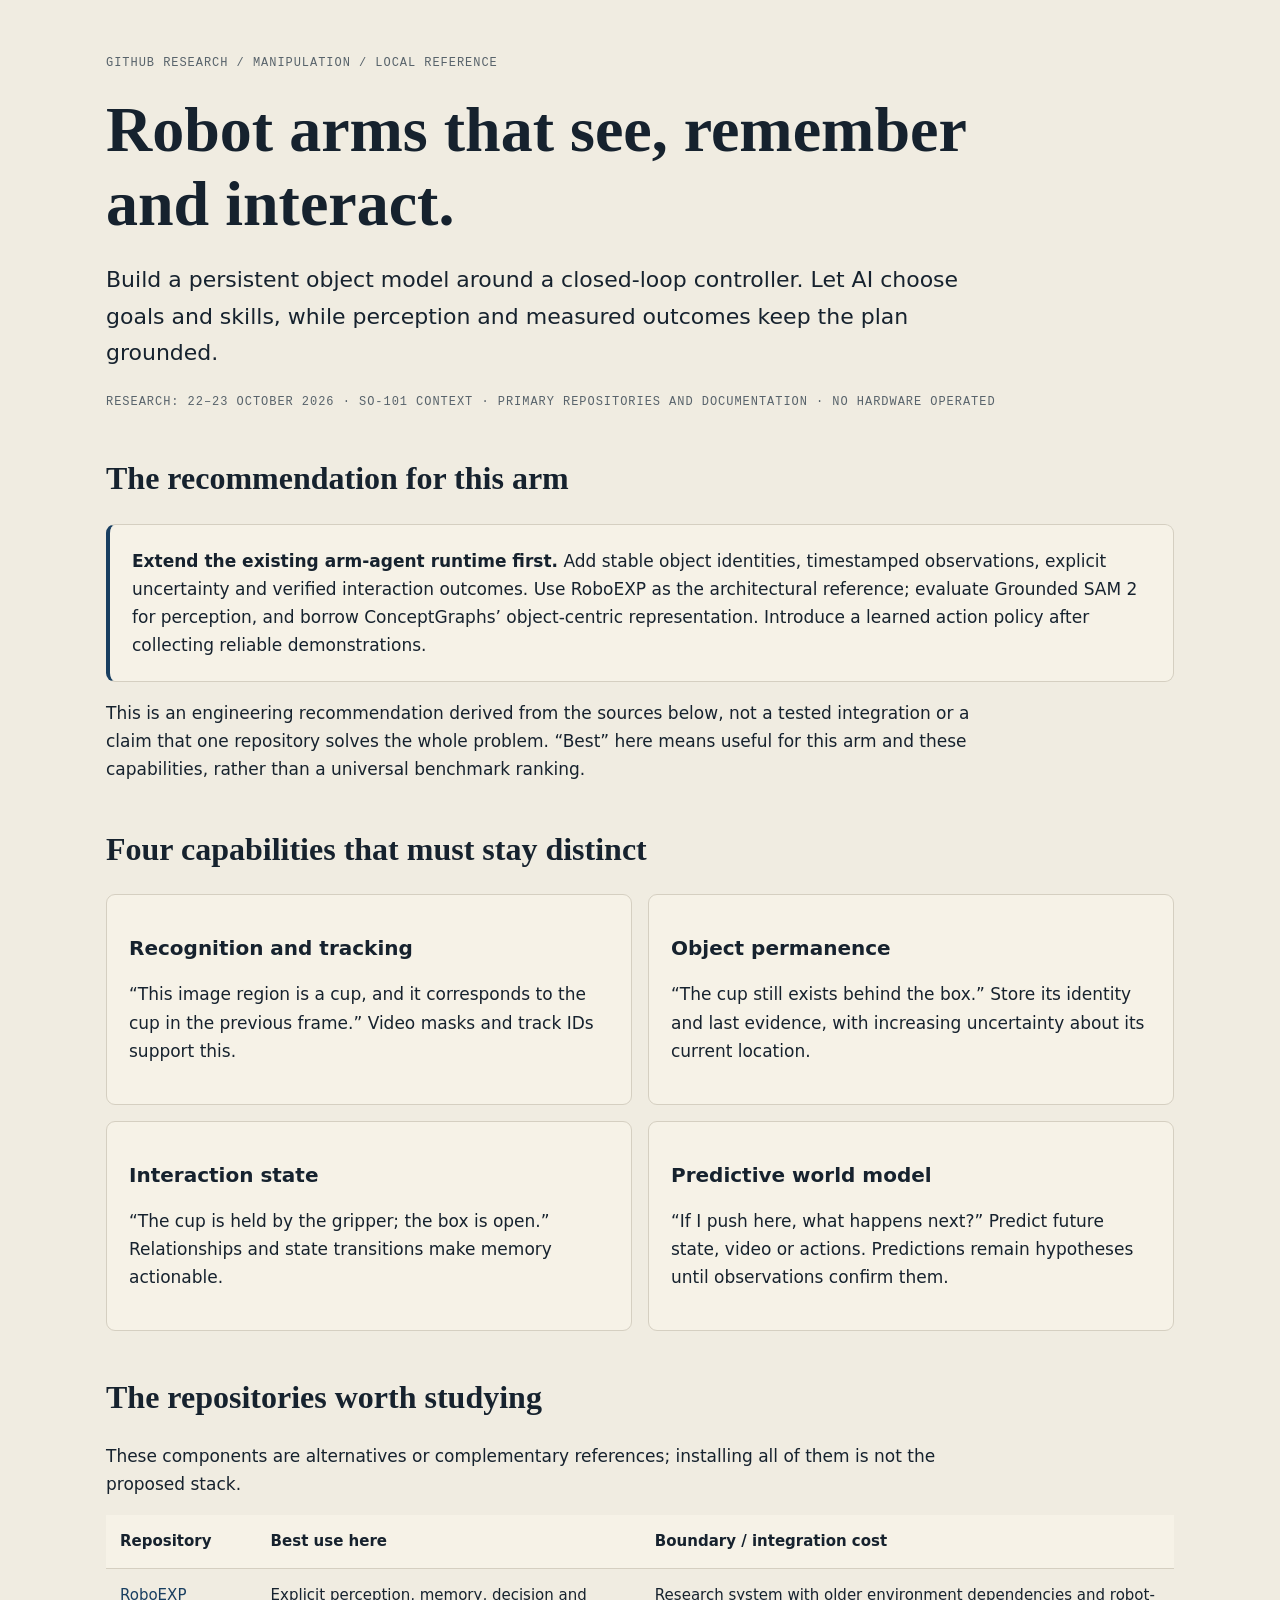
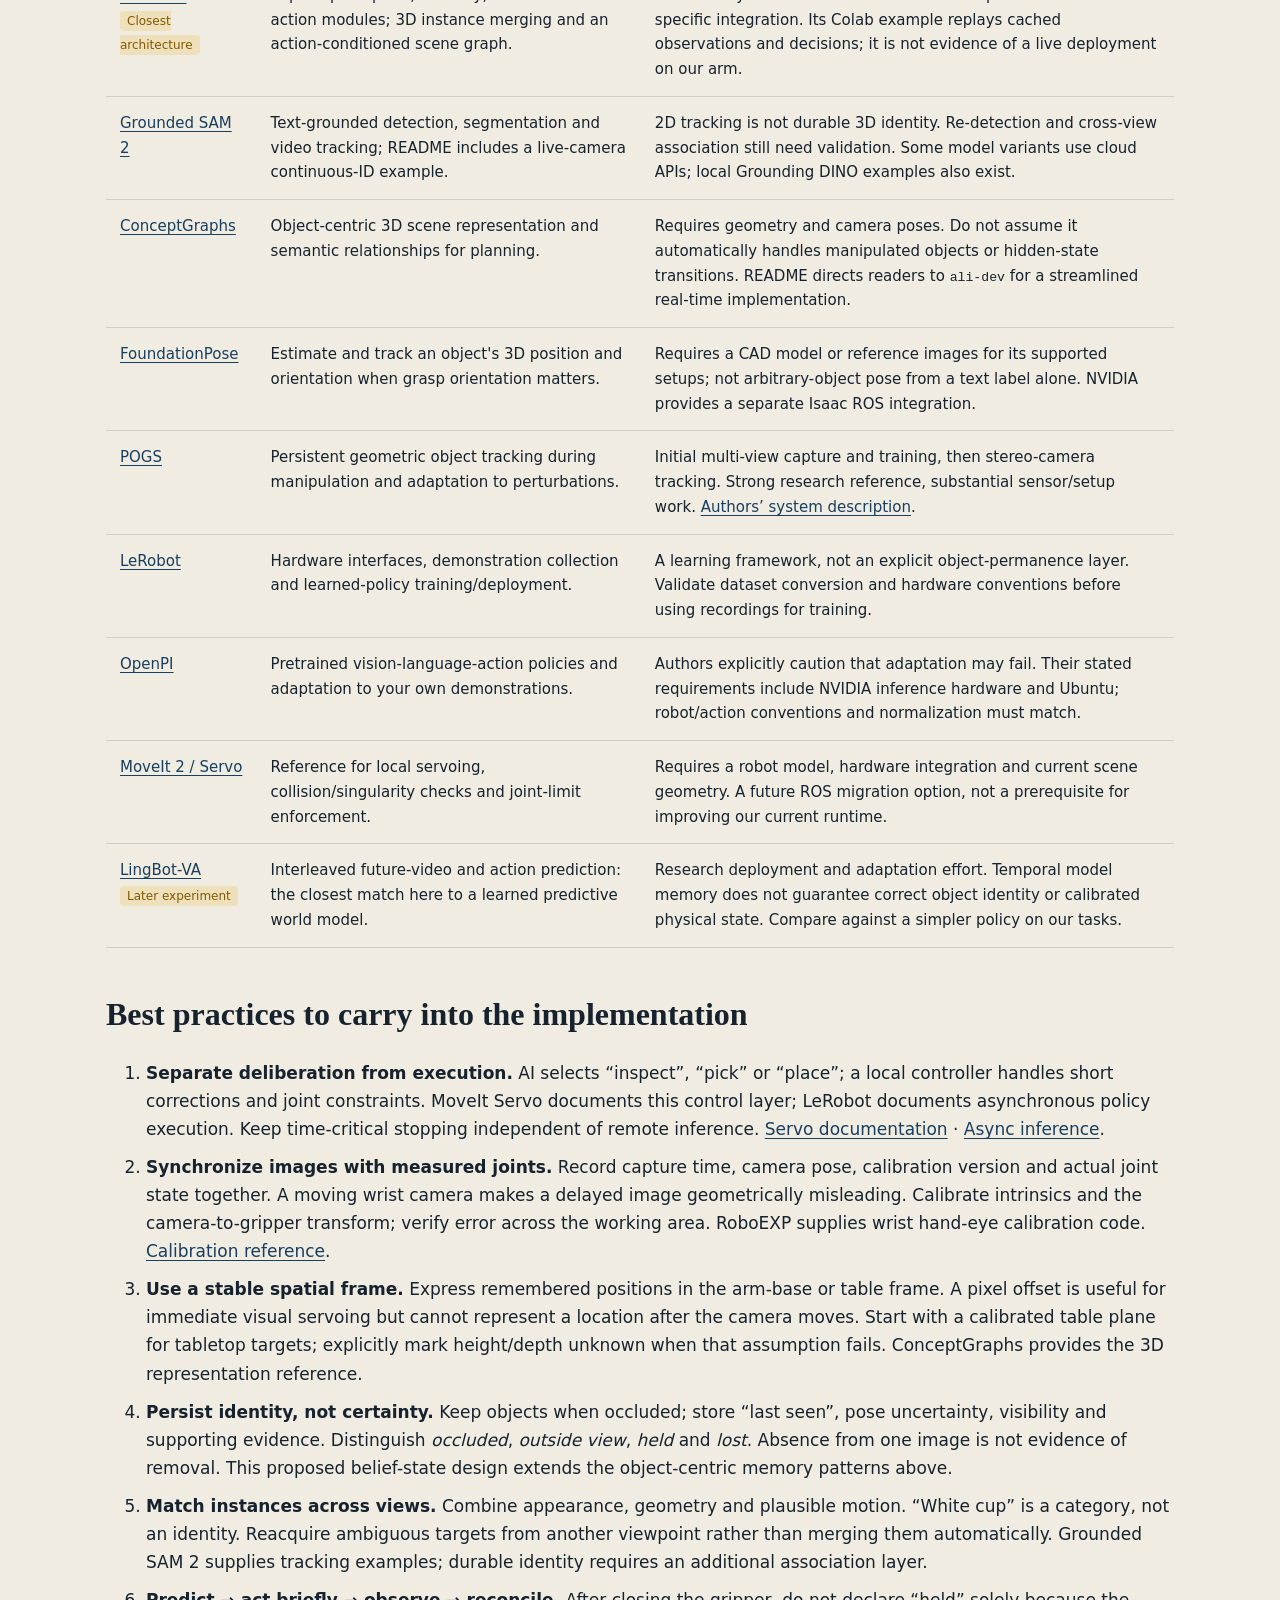
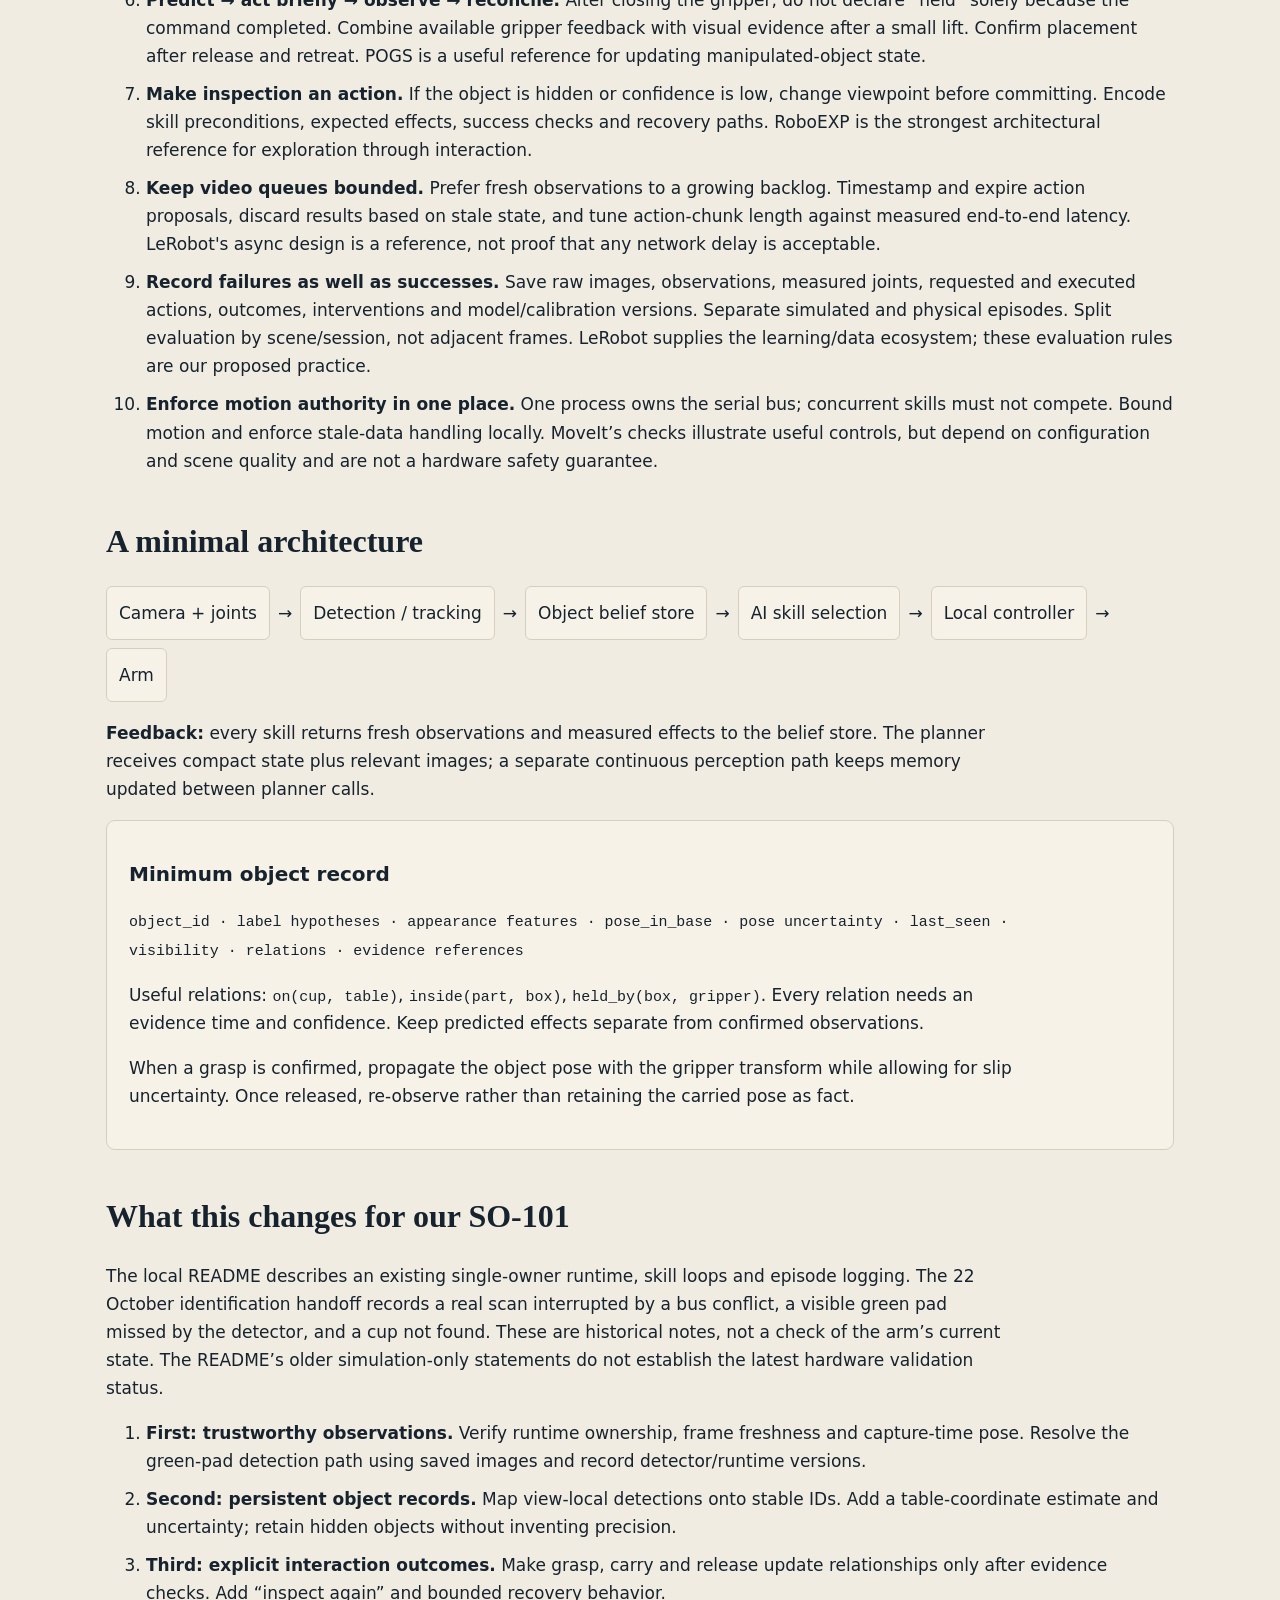
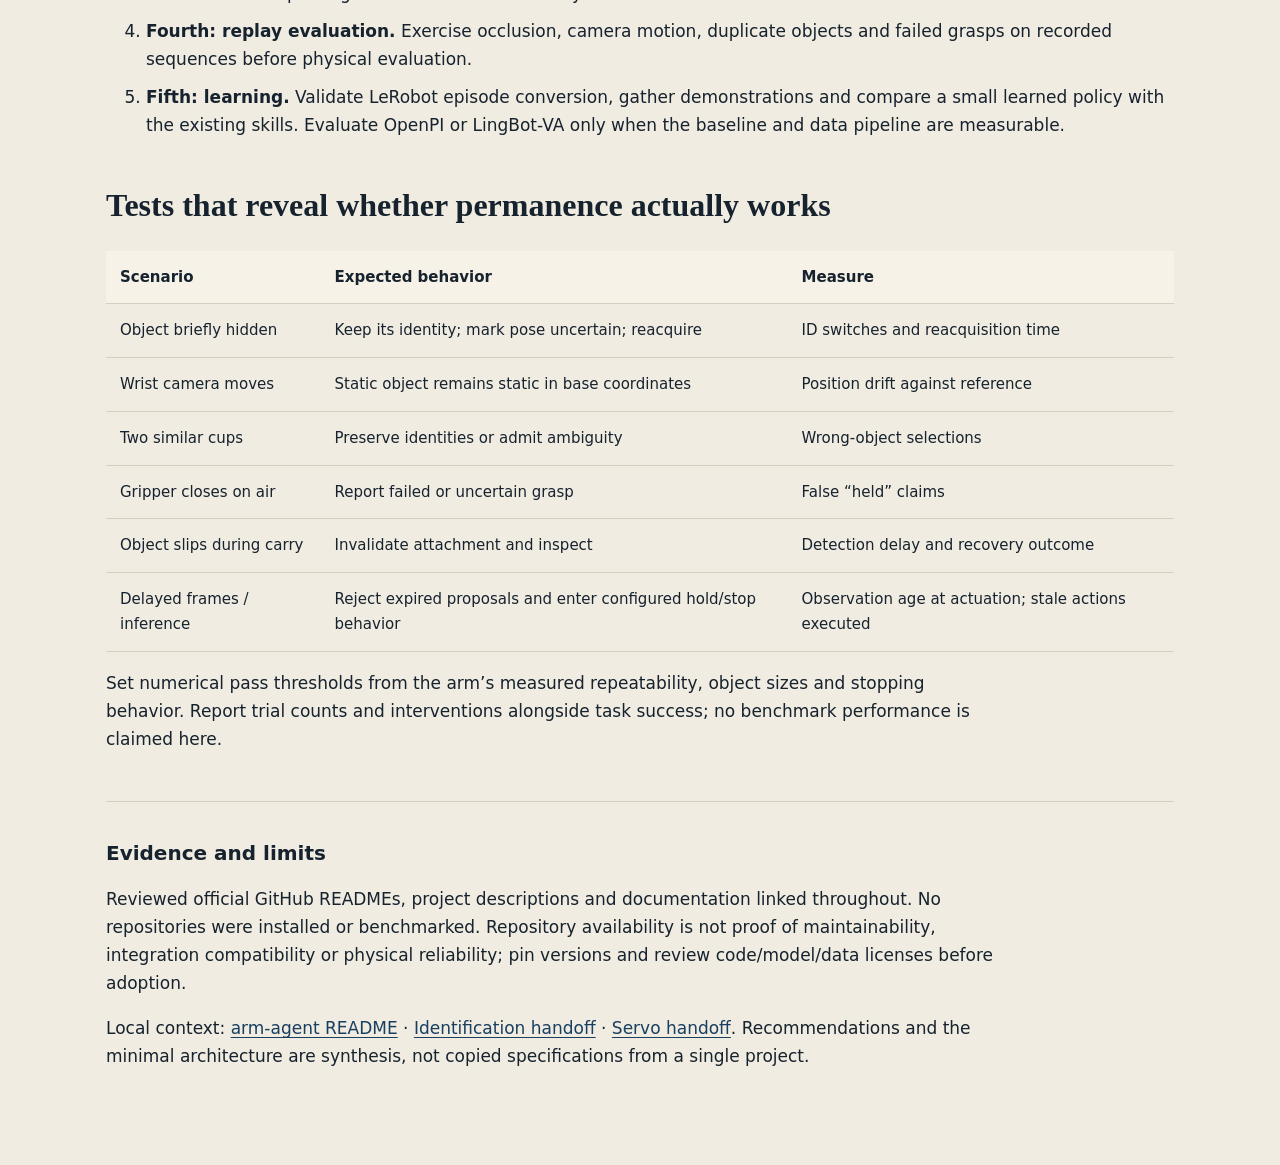
<file: reports/robot-ai-practices/index.html>
<!doctype html><html lang="en"><meta charset="utf-8"><meta name="viewport" content="width=device-width,initial-scale=1"><title>Robot arms that see, remember and interact</title><style>
:root{--paper:#f0ece1;--card:#f6f2e7;--ink:#16222e;--muted:#58636b;--accent:#183e60;--line:#d5cfc1}*{box-sizing:border-box}body{margin:0;background:var(--paper);color:var(--ink);font:17px/1.65 system-ui,sans-serif}main{max-width:1120px;margin:auto;padding:54px 26px 80px}h1,h2,h3{line-height:1.15}h1,h2{font-family:Georgia,serif}h1{font-size:clamp(36px,6vw,64px);max-width:900px;margin:20px 0}h2{font-size:32px;margin-top:48px}h3{font-size:20px}a{color:var(--accent);text-underline-offset:3px}p{max-width:900px}.eyebrow,.meta{font:12px/1.6 ui-monospace,monospace;letter-spacing:.08em;text-transform:uppercase;color:var(--muted)}.lead{font-size:22px;max-width:900px}.callout,.card{background:var(--card);border:1px solid var(--line);padding:22px;border-radius:9px}.callout{border-left:4px solid var(--accent)}.grid{display:grid;grid-template-columns:repeat(2,minmax(0,1fr));gap:16px}.flow{display:flex;flex-wrap:wrap;gap:8px;align-items:center}.flow span{padding:12px;background:var(--card);border:1px solid var(--line);border-radius:6px}.table{overflow:auto}table{width:100%;border-collapse:collapse;font-size:15px}th,td{padding:14px;text-align:left;vertical-align:top;border-bottom:1px solid var(--line)}th{background:var(--card);position:sticky;top:0}tr:hover{background:#faf6ec}small,.muted{color:var(--muted)}li{margin-bottom:10px}code{font-size:.88em;overflow-wrap:anywhere}.tag{font-size:12px;color:#805800;background:#eee0bb;border-radius:4px;padding:3px 7px}footer{margin-top:48px;border-top:1px solid var(--line);padding-top:20px}@media(max-width:700px){.grid{grid-template-columns:1fr}main{padding:30px 18px}th,td{min-width:150px}}
</style><main>
<div class="eyebrow">GitHub research / manipulation / local reference</div><h1>Robot arms that see, remember and interact.</h1><p class="lead">Build a persistent object model around a closed-loop controller. Let AI choose goals and skills, while perception and measured outcomes keep the plan grounded.</p><div class="meta">Research: 22–23 October 2026 · SO-101 context · Primary repositories and documentation · No hardware operated</div>
<h2>The recommendation for this arm</h2><div class="callout"><strong>Extend the existing arm-agent runtime first.</strong> Add stable object identities, timestamped observations, explicit uncertainty and verified interaction outcomes. Use RoboEXP as the architectural reference; evaluate Grounded SAM 2 for perception, and borrow ConceptGraphs’ object-centric representation. Introduce a learned action policy after collecting reliable demonstrations.</div><p>This is an engineering recommendation derived from the sources below, not a tested integration or a claim that one repository solves the whole problem. “Best” here means useful for this arm and these capabilities, rather than a universal benchmark ranking.</p>
<h2>Four capabilities that must stay distinct</h2><div class="grid"><div class="card"><h3>Recognition and tracking</h3><p>“This image region is a cup, and it corresponds to the cup in the previous frame.” Video masks and track IDs support this.</p></div><div class="card"><h3>Object permanence</h3><p>“The cup still exists behind the box.” Store its identity and last evidence, with increasing uncertainty about its current location.</p></div><div class="card"><h3>Interaction state</h3><p>“The cup is held by the gripper; the box is open.” Relationships and state transitions make memory actionable.</p></div><div class="card"><h3>Predictive world model</h3><p>“If I push here, what happens next?” Predict future state, video or actions. Predictions remain hypotheses until observations confirm them.</p></div></div>
<h2>The repositories worth studying</h2><p>These components are alternatives or complementary references; installing all of them is not the proposed stack.</p><div class="table"><table><thead><tr><th>Repository</th><th>Best use here</th><th>Boundary / integration cost</th></tr></thead><tbody>
<tr><td><a href="https://github.com/Jianghanxiao/RoboEXP">RoboEXP</a><br><span class="tag">Closest architecture</span></td><td>Explicit perception, memory, decision and action modules; 3D instance merging and an action-conditioned scene graph.</td><td>Research system with older environment dependencies and robot-specific integration. Its Colab example replays cached observations and decisions; it is not evidence of a live deployment on our arm.</td></tr>
<tr><td><a href="https://github.com/IDEA-Research/Grounded-SAM-2">Grounded SAM 2</a></td><td>Text-grounded detection, segmentation and video tracking; README includes a live-camera continuous-ID example.</td><td>2D tracking is not durable 3D identity. Re-detection and cross-view association still need validation. Some model variants use cloud APIs; local Grounding DINO examples also exist.</td></tr>
<tr><td><a href="https://github.com/concept-graphs/concept-graphs">ConceptGraphs</a></td><td>Object-centric 3D scene representation and semantic relationships for planning.</td><td>Requires geometry and camera poses. Do not assume it automatically handles manipulated objects or hidden-state transitions. README directs readers to <code>ali-dev</code> for a streamlined real-time implementation.</td></tr>
<tr><td><a href="https://github.com/NVlabs/FoundationPose">FoundationPose</a></td><td>Estimate and track an object's 3D position and orientation when grasp orientation matters.</td><td>Requires a CAD model or reference images for its supported setups; not arbitrary-object pose from a text label alone. NVIDIA provides a separate Isaac ROS integration.</td></tr>
<tr><td><a href="https://github.com/BerkeleyAutomation/POGS">POGS</a></td><td>Persistent geometric object tracking during manipulation and adaptation to perturbations.</td><td>Initial multi-view capture and training, then stereo-camera tracking. Strong research reference, substantial sensor/setup work. <a href="https://berkeleyautomation.github.io/POGS/">Authors’ system description</a>.</td></tr>
<tr><td><a href="https://github.com/huggingface/lerobot">LeRobot</a></td><td>Hardware interfaces, demonstration collection and learned-policy training/deployment.</td><td>A learning framework, not an explicit object-permanence layer. Validate dataset conversion and hardware conventions before using recordings for training.</td></tr>
<tr><td><a href="https://github.com/Physical-Intelligence/openpi">OpenPI</a></td><td>Pretrained vision-language-action policies and adaptation to your own demonstrations.</td><td>Authors explicitly caution that adaptation may fail. Their stated requirements include NVIDIA inference hardware and Ubuntu; robot/action conventions and normalization must match.</td></tr>
<tr><td><a href="https://github.com/moveit/moveit2">MoveIt 2 / Servo</a></td><td>Reference for local servoing, collision/singularity checks and joint-limit enforcement.</td><td>Requires a robot model, hardware integration and current scene geometry. A future ROS migration option, not a prerequisite for improving our current runtime.</td></tr>
<tr><td><a href="https://github.com/Robbyant/lingbot-va">LingBot-VA</a><br><span class="tag">Later experiment</span></td><td>Interleaved future-video and action prediction: the closest match here to a learned predictive world model.</td><td>Research deployment and adaptation effort. Temporal model memory does not guarantee correct object identity or calibrated physical state. Compare against a simpler policy on our tasks.</td></tr>
</tbody></table></div>
<h2>Best practices to carry into the implementation</h2><ol>
<li><strong>Separate deliberation from execution.</strong> AI selects “inspect”, “pick” or “place”; a local controller handles short corrections and joint constraints. MoveIt Servo documents this control layer; LeRobot documents asynchronous policy execution. Keep time-critical stopping independent of remote inference. <a href="https://moveit.picknik.ai/main/doc/examples/realtime_servo/realtime_servo_tutorial.html">Servo documentation</a> · <a href="https://huggingface.co/docs/lerobot/async">Async inference</a>.</li>
<li><strong>Synchronize images with measured joints.</strong> Record capture time, camera pose, calibration version and actual joint state together. A moving wrist camera makes a delayed image geometrically misleading. Calibrate intrinsics and the camera-to-gripper transform; verify error across the working area. RoboEXP supplies wrist hand-eye calibration code. <a href="https://github.com/Jianghanxiao/RoboEXP/blob/master/calibrate_wrist.py">Calibration reference</a>.</li>
<li><strong>Use a stable spatial frame.</strong> Express remembered positions in the arm-base or table frame. A pixel offset is useful for immediate visual servoing but cannot represent a location after the camera moves. Start with a calibrated table plane for tabletop targets; explicitly mark height/depth unknown when that assumption fails. ConceptGraphs provides the 3D representation reference.</li>
<li><strong>Persist identity, not certainty.</strong> Keep objects when occluded; store “last seen”, pose uncertainty, visibility and supporting evidence. Distinguish <em>occluded</em>, <em>outside view</em>, <em>held</em> and <em>lost</em>. Absence from one image is not evidence of removal. This proposed belief-state design extends the object-centric memory patterns above.</li>
<li><strong>Match instances across views.</strong> Combine appearance, geometry and plausible motion. “White cup” is a category, not an identity. Reacquire ambiguous targets from another viewpoint rather than merging them automatically. Grounded SAM 2 supplies tracking examples; durable identity requires an additional association layer.</li>
<li><strong>Predict → act briefly → observe → reconcile.</strong> After closing the gripper, do not declare “held” solely because the command completed. Combine available gripper feedback with visual evidence after a small lift. Confirm placement after release and retreat. POGS is a useful reference for updating manipulated-object state.</li>
<li><strong>Make inspection an action.</strong> If the object is hidden or confidence is low, change viewpoint before committing. Encode skill preconditions, expected effects, success checks and recovery paths. RoboEXP is the strongest architectural reference for exploration through interaction.</li>
<li><strong>Keep video queues bounded.</strong> Prefer fresh observations to a growing backlog. Timestamp and expire action proposals, discard results based on stale state, and tune action-chunk length against measured end-to-end latency. LeRobot's async design is a reference, not proof that any network delay is acceptable.</li>
<li><strong>Record failures as well as successes.</strong> Save raw images, observations, measured joints, requested and executed actions, outcomes, interventions and model/calibration versions. Separate simulated and physical episodes. Split evaluation by scene/session, not adjacent frames. LeRobot supplies the learning/data ecosystem; these evaluation rules are our proposed practice.</li>
<li><strong>Enforce motion authority in one place.</strong> One process owns the serial bus; concurrent skills must not compete. Bound motion and enforce stale-data handling locally. MoveIt’s checks illustrate useful controls, but depend on configuration and scene quality and are not a hardware safety guarantee.</li>
</ol>
<h2>A minimal architecture</h2><div class="flow" aria-label="Control architecture"><span>Camera + joints</span> → <span>Detection / tracking</span> → <span>Object belief store</span> → <span>AI skill selection</span> → <span>Local controller</span> → <span>Arm</span></div><p><strong>Feedback:</strong> every skill returns fresh observations and measured effects to the belief store. The planner receives compact state plus relevant images; a separate continuous perception path keeps memory updated between planner calls.</p><div class="card"><h3>Minimum object record</h3><p><code>object_id · label hypotheses · appearance features · pose_in_base · pose uncertainty · last_seen · visibility · relations · evidence references</code></p><p>Useful relations: <code>on(cup, table)</code>, <code>inside(part, box)</code>, <code>held_by(box, gripper)</code>. Every relation needs an evidence time and confidence. Keep predicted effects separate from confirmed observations.</p><p>When a grasp is confirmed, propagate the object pose with the gripper transform while allowing for slip uncertainty. Once released, re-observe rather than retaining the carried pose as fact.</p></div>
<h2>What this changes for our SO-101</h2><p>The local README describes an existing single-owner runtime, skill loops and episode logging. The 22 October identification handoff records a real scan interrupted by a bus conflict, a visible green pad missed by the detector, and a cup not found. These are historical notes, not a check of the arm’s current state. The README’s older simulation-only statements do not establish the latest hardware validation status.</p><ol><li><strong>First: trustworthy observations.</strong> Verify runtime ownership, frame freshness and capture-time pose. Resolve the green-pad detection path using saved images and record detector/runtime versions.</li><li><strong>Second: persistent object records.</strong> Map view-local detections onto stable IDs. Add a table-coordinate estimate and uncertainty; retain hidden objects without inventing precision.</li><li><strong>Third: explicit interaction outcomes.</strong> Make grasp, carry and release update relationships only after evidence checks. Add “inspect again” and bounded recovery behavior.</li><li><strong>Fourth: replay evaluation.</strong> Exercise occlusion, camera motion, duplicate objects and failed grasps on recorded sequences before physical evaluation.</li><li><strong>Fifth: learning.</strong> Validate LeRobot episode conversion, gather demonstrations and compare a small learned policy with the existing skills. Evaluate OpenPI or LingBot-VA only when the baseline and data pipeline are measurable.</li></ol>
<h2>Tests that reveal whether permanence actually works</h2><div class="table"><table><thead><tr><th>Scenario</th><th>Expected behavior</th><th>Measure</th></tr></thead><tbody><tr><td>Object briefly hidden</td><td>Keep its identity; mark pose uncertain; reacquire</td><td>ID switches and reacquisition time</td></tr><tr><td>Wrist camera moves</td><td>Static object remains static in base coordinates</td><td>Position drift against reference</td></tr><tr><td>Two similar cups</td><td>Preserve identities or admit ambiguity</td><td>Wrong-object selections</td></tr><tr><td>Gripper closes on air</td><td>Report failed or uncertain grasp</td><td>False “held” claims</td></tr><tr><td>Object slips during carry</td><td>Invalidate attachment and inspect</td><td>Detection delay and recovery outcome</td></tr><tr><td>Delayed frames / inference</td><td>Reject expired proposals and enter configured hold/stop behavior</td><td>Observation age at actuation; stale actions executed</td></tr></tbody></table></div><p>Set numerical pass thresholds from the arm’s measured repeatability, object sizes and stopping behavior. Report trial counts and interventions alongside task success; no benchmark performance is claimed here.</p>
<footer><h3>Evidence and limits</h3><p>Reviewed official GitHub READMEs, project descriptions and documentation linked throughout. No repositories were installed or benchmarked. Repository availability is not proof of maintainability, integration compatibility or physical reliability; pin versions and review code/model/data licenses before adoption.</p><p>Local context: <a href="../../arm-agent/README.md">arm-agent README</a> · <a href="../../docs/arm-identify-handoff-2026-10-22.md">Identification handoff</a> · <a href="../../docs/servo-control-handoff.md">Servo handoff</a>. Recommendations and the minimal architecture are synthesis, not copied specifications from a single project.</p></footer>
</main></html>
</file>
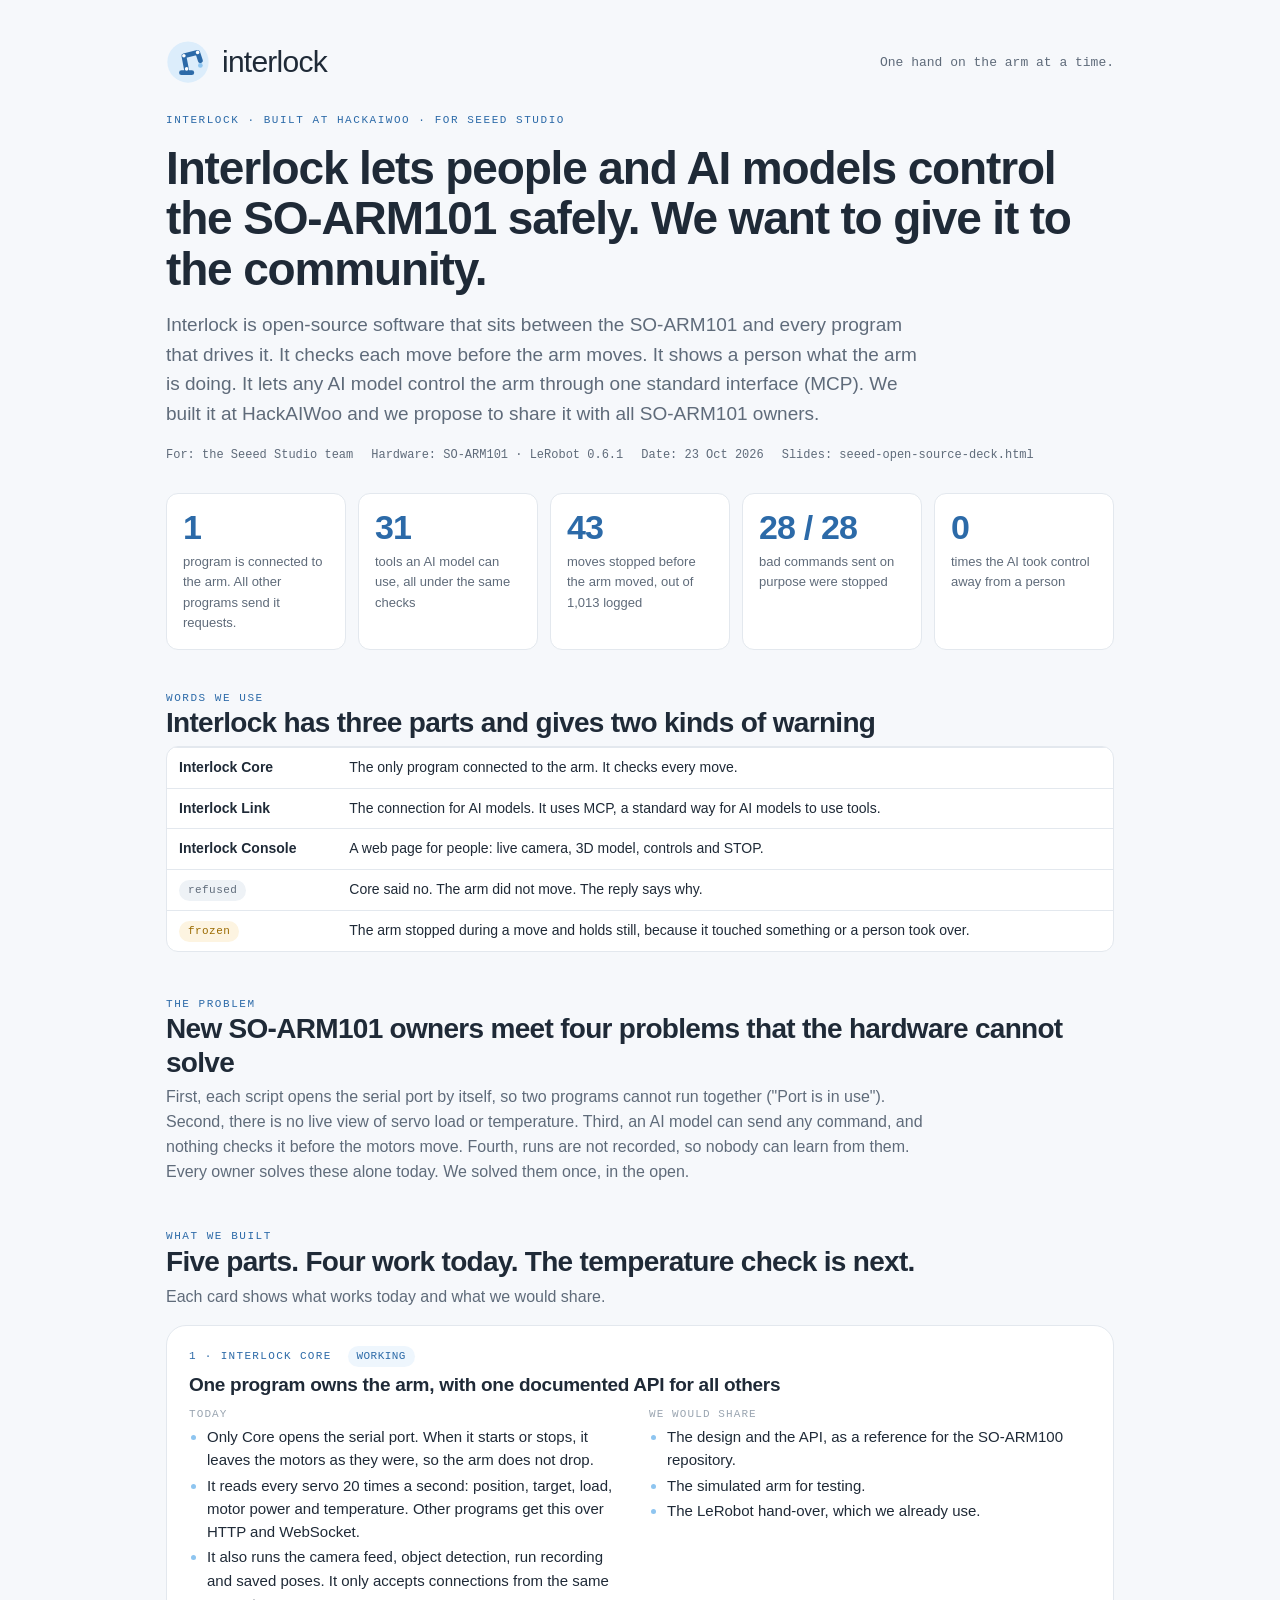
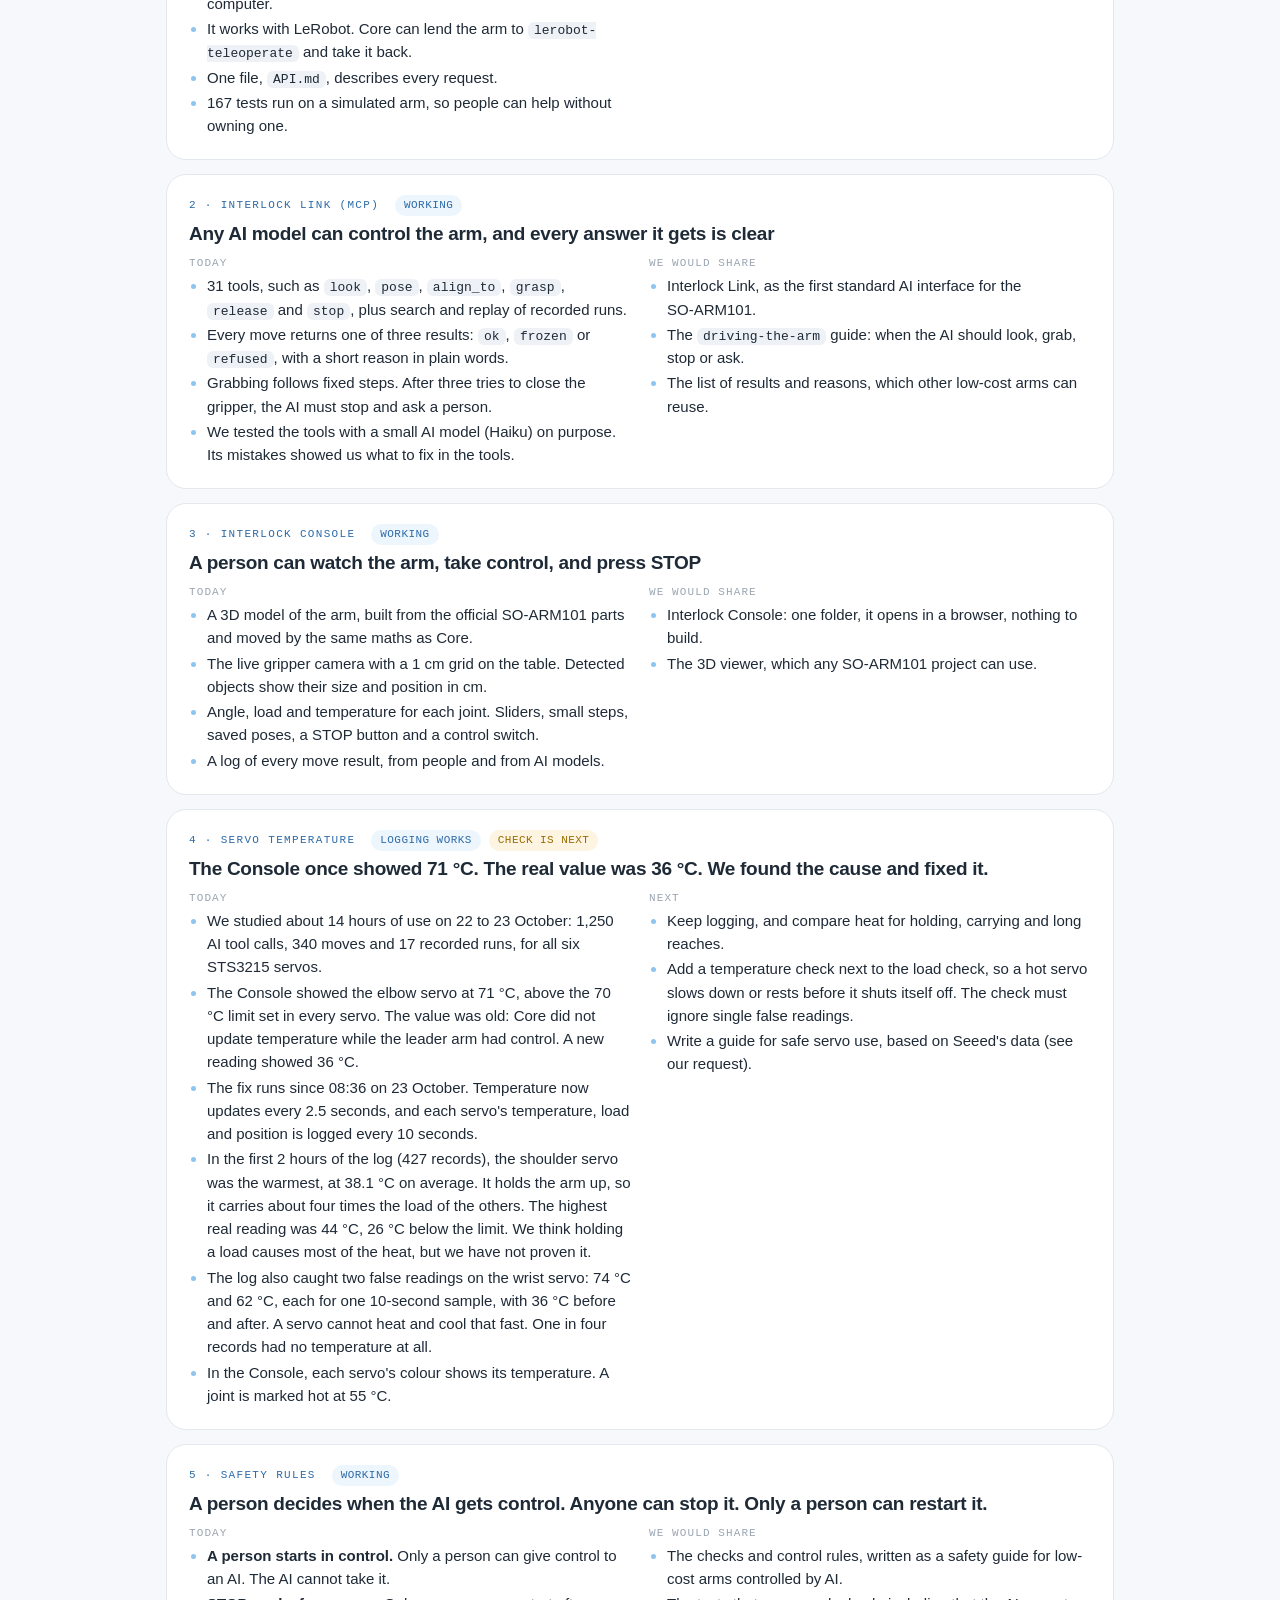
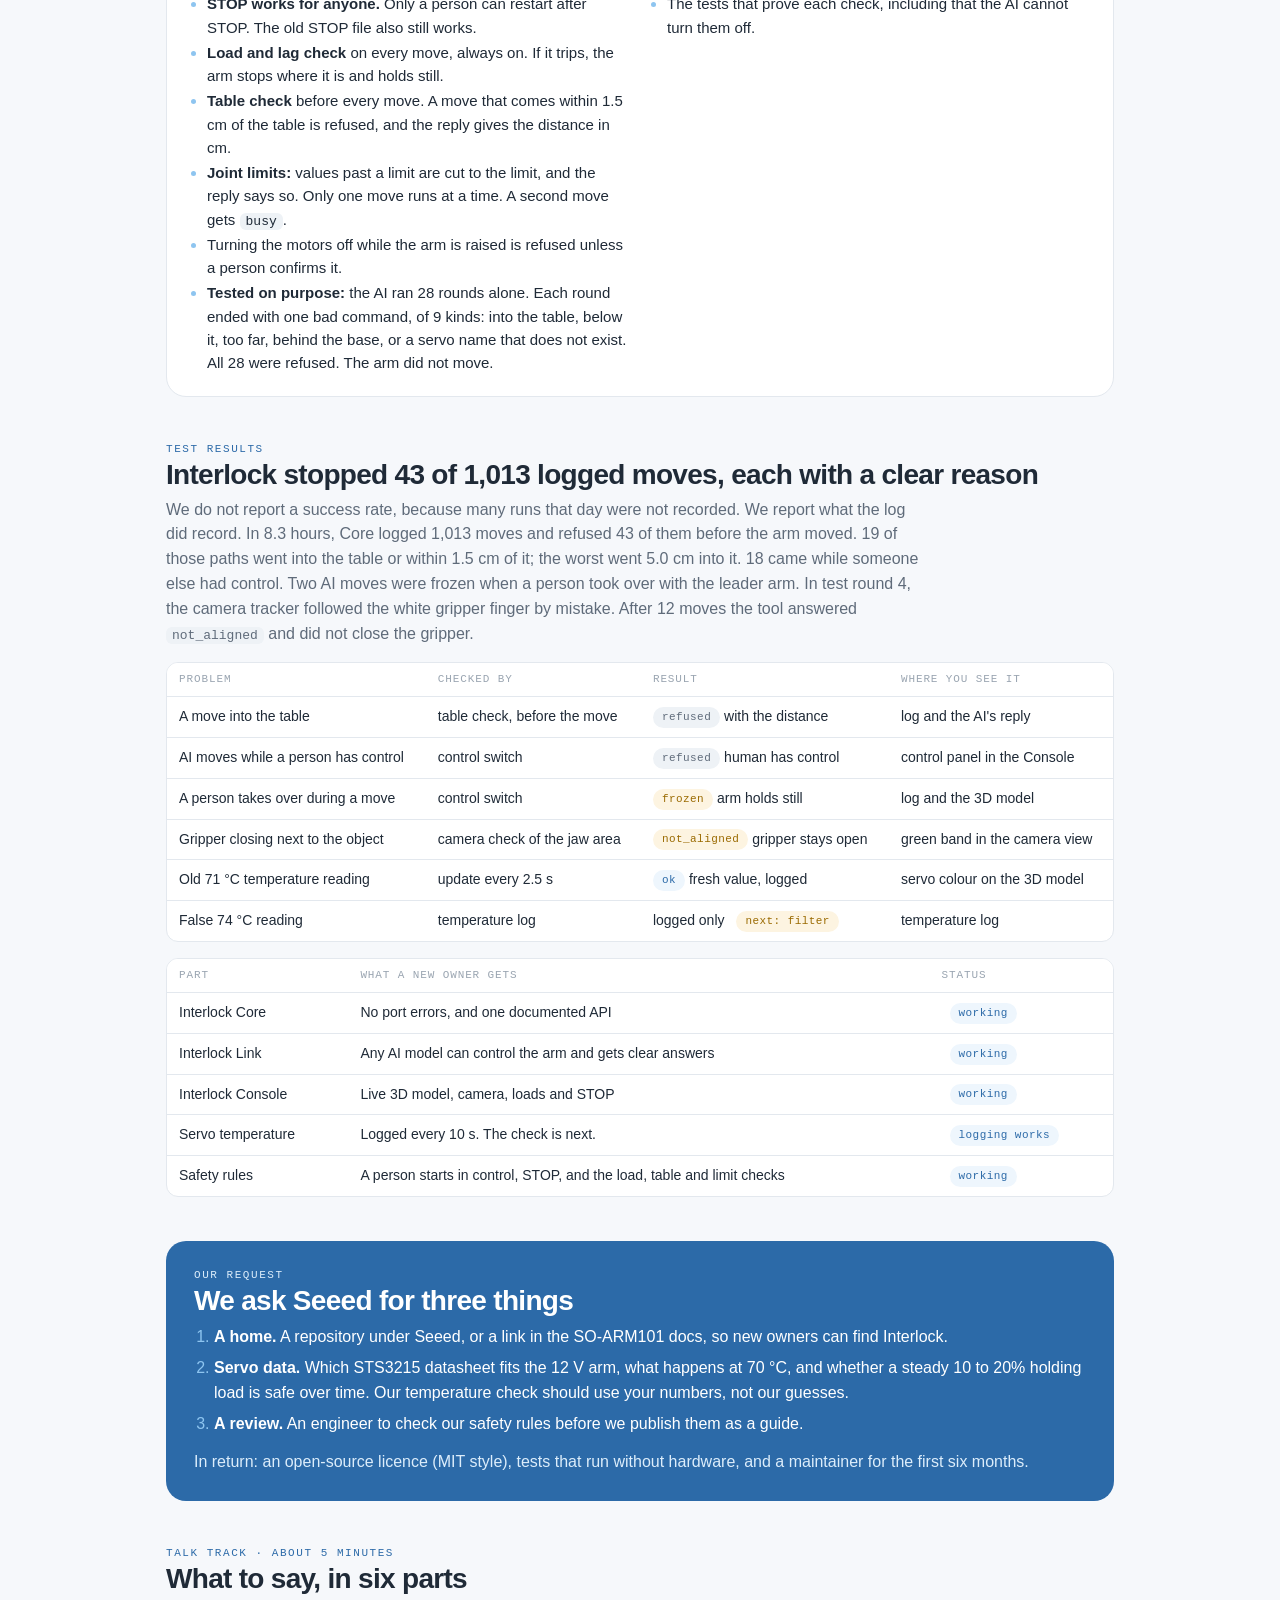
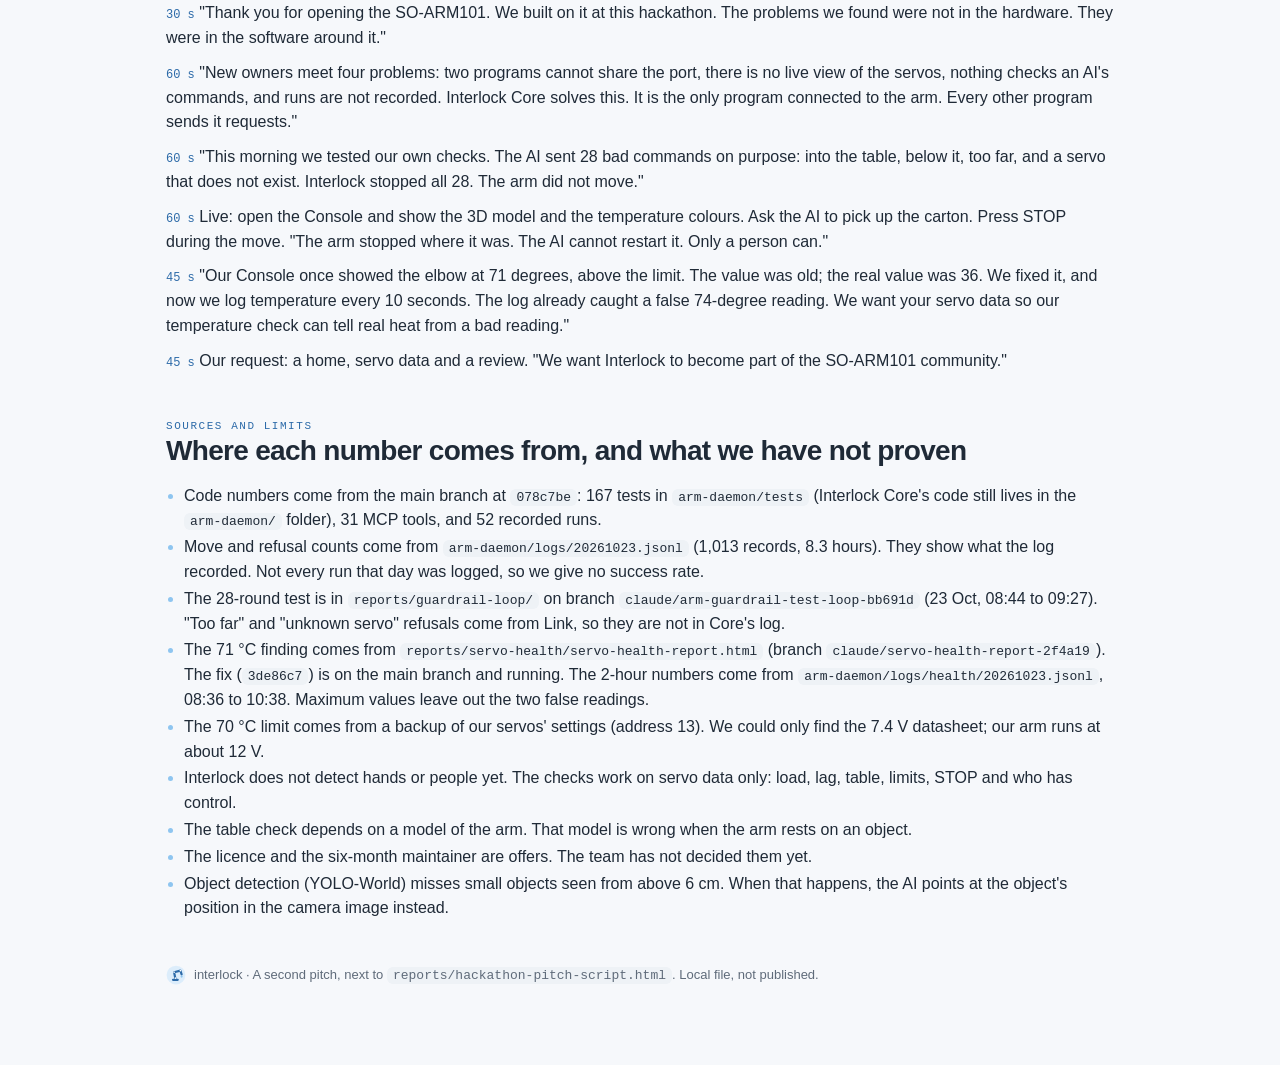
<file: reports/seeed-open-source-pitch.html>
<!doctype html>
<html lang="en">
<head>
<meta charset="utf-8">
<meta name="viewport" content="width=device-width,initial-scale=1">
<title>Interlock for the SO-ARM101</title>
<link rel="icon" href="data:image/svg+xml,%3Csvg xmlns='http://www.w3.org/2000/svg' viewBox='0 0 64 64'%3E%3Ccircle cx='32' cy='32' r='30' fill='%23DCEDFB'/%3E%3Cg transform='translate(4 -3)'%3E%3Crect x='15' y='47' width='22' height='7' rx='3.5' fill='%232C6AA8'/%3E%3Cpath d='M26 47 L22 26 L42 21 L46 33' fill='none' stroke='%232C6AA8' stroke-width='9' stroke-linecap='round' stroke-linejoin='round'/%3E%3C/g%3E%3C/svg%3E">
<style>
/* Interlock brand tokens (arm-daemon/brand/tokens.css) */
:root{
  --il-white:#FFFFFF;--il-frost:#F6F8FB;--il-cloud:#EEF2F6;--il-mist:#E3E8EE;--il-pebble:#9AA5B1;--il-slate:#5F6B7A;--il-ink:#1F2A37;
  --il-sky:#8EC5F0;--il-halo:#DCEDFB;--il-sky-tint:#EEF6FD;--il-sky-deep:#2C6AA8;
  --il-caution:#F2B544;--il-caution-ink:#9A6A00;--il-caution-tint:#FDF4E1;--il-stop:#C8432F;
  --sans:"DM Sans",-apple-system,"SF Pro Text","Helvetica Neue",Arial,sans-serif;
  --mono:"DM Mono",ui-monospace,"SF Mono",Menlo,monospace;
}
*{box-sizing:border-box}
body{margin:0;background:var(--il-frost);color:var(--il-ink);font:16px/1.55 var(--sans)}
main{max-width:980px;margin:0 auto;padding:40px 16px 80px}
.lockup{display:flex;align-items:center;gap:12px;margin-bottom:28px}
.lockup svg{width:44px;height:44px;flex:none}
.lockup .word{font:500 30px/1 var(--sans);letter-spacing:-.025em}
.lockup .tag{font:13px var(--mono);color:var(--il-slate);margin-left:auto;text-align:right}
.eyebrow{font:500 11px/1.5 var(--mono);letter-spacing:.14em;text-transform:uppercase;color:var(--il-sky-deep)}
h1,h2,.big{font-family:var(--sans);font-weight:600;letter-spacing:-.025em}
h1{font-size:clamp(30px,5vw,46px);line-height:1.1;margin:14px 0 16px}
h2{font-size:28px;line-height:1.2;margin:0 0 6px}
.stand{font-size:19px;color:var(--il-slate);max-width:760px;margin:0 0 18px}
.meta{font:12px/1.6 var(--mono);color:var(--il-slate);display:flex;flex-wrap:wrap;gap:4px 18px;margin-bottom:28px}
.tiles{display:grid;grid-template-columns:repeat(auto-fit,minmax(150px,1fr));gap:12px;margin:0 0 40px}
.tile{background:var(--il-white);border:1px solid var(--il-mist);border-radius:12px;padding:16px}
.tile .big{font-size:34px;line-height:1;font-variant-numeric:tabular-nums;color:var(--il-sky-deep)}
.tile .lbl{font-size:13px;color:var(--il-slate);margin-top:8px}
section{margin:0 0 44px}
.lede{color:var(--il-slate);margin:0 0 16px;max-width:760px}
.card{background:var(--il-white);border:1px solid var(--il-mist);border-radius:20px;padding:20px 22px;margin:0 0 14px}
.card h3{margin:6px 0 4px;font:600 19px/1.3 var(--sans);letter-spacing:-.015em}
.n{font:500 11px/1 var(--mono);letter-spacing:.12em;color:var(--il-sky-deep);text-transform:uppercase}
.cols{display:grid;grid-template-columns:1fr 1fr;gap:18px;margin-top:10px}
@media(max-width:700px){.cols{grid-template-columns:1fr}.lockup .tag{display:none}}
.cols h4{margin:0 0 4px;font:500 11px/1.2 var(--mono);letter-spacing:.1em;text-transform:uppercase;color:var(--il-pebble)}
.cols p,.cols ul{margin:0;font-size:15px}
ul{padding-left:18px}
li{margin:2px 0}
li::marker{color:var(--il-sky)}
code{font:13px var(--mono);background:var(--il-cloud);padding:1px 6px;border-radius:6px}
.pill{display:inline-block;font:500 11px/1 var(--mono);letter-spacing:.04em;padding:5px 9px;border-radius:999px;margin-left:8px;vertical-align:middle}
.good{background:var(--il-sky-tint);color:var(--il-sky-deep)}
.warn{background:var(--il-caution-tint);color:var(--il-caution-ink)}
.refused{background:var(--il-cloud);color:var(--il-slate)}
.stop{background:var(--il-stop);color:#fff}
.ask{background:var(--il-sky-deep);color:#fff;border-radius:20px;padding:26px 28px}
.ask h2{color:#fff}.ask li{margin:6px 0}.ask .eyebrow{color:var(--il-halo)}
.scroll{overflow:auto;border:1px solid var(--il-mist);border-radius:12px;background:var(--il-white)}
table{border-collapse:collapse;width:100%;font-size:14px}
th{position:sticky;top:0;background:var(--il-white);text-align:left;font:500 11px/1 var(--mono);letter-spacing:.08em;text-transform:uppercase;color:var(--il-pebble);padding:11px 12px;border-bottom:1px solid var(--il-mist)}
td{padding:9px 12px;border-top:1px solid var(--il-mist);vertical-align:top}
tr:hover td{background:var(--il-sky-tint)}
.talk p{margin:0 0 10px}.talk b{font:500 12px var(--mono);color:var(--il-sky-deep)}
footer{color:var(--il-slate);font-size:13px;display:flex;align-items:center;gap:8px}
footer svg{width:20px;height:20px;flex:none}
</style>
</head>
<body>
<main>

<div class="lockup"><svg xmlns="http://www.w3.org/2000/svg" viewBox="0 0 64 64" width="64" height="64" role="img" aria-label="Interlock">
  
  <circle cx="32" cy="32" r="30" fill="#DCEDFB"/>
  <g transform="translate(4 -3)">
    
    <rect x="15" y="47" width="22" height="7" rx="3.5" fill="#2C6AA8"/>
    <path d="M26 47 L22 26 L42 21 L46 33" fill="none" stroke="#2C6AA8" stroke-width="7" stroke-linecap="round" stroke-linejoin="round"/>
    <circle cx="22" cy="26" r="2.6" fill="#FFFFFF"/>
    <circle cx="42" cy="21" r="2.6" fill="#FFFFFF"/>
    <circle cx="26" cy="45" r="2.6" fill="#FFFFFF"/>
    
    <circle cx="46" cy="40" r="3.4" fill="#8EC5F0"/>
  </g>
</svg><span class="word">interlock</span><span class="tag">One hand on the arm at a time.</span></div>

<div class="eyebrow">Interlock · built at HackAIWoo · for Seeed Studio</div>
<h1>Interlock lets people and AI models control the SO&#8209;ARM101 safely. We want to give it to the community.</h1>
<p class="stand">Interlock is open-source software that sits between the SO&#8209;ARM101 and every program that drives it. It checks each move before the arm moves. It shows a person what the arm is doing. It lets any AI model control the arm through one standard interface (MCP). We built it at HackAIWoo and we propose to share it with all SO&#8209;ARM101 owners.</p>
<div class="meta"><span>For: the Seeed Studio team</span><span>Hardware: SO&#8209;ARM101 · LeRobot 0.6.1</span><span>Date: 23 Oct 2026</span><span>Slides: seeed-open-source-deck.html</span></div>

<div class="tiles">
  <div class="tile"><div class="big">1</div><div class="lbl">program is connected to the arm. All other programs send it requests.</div></div>
  <div class="tile"><div class="big">31</div><div class="lbl">tools an AI model can use, all under the same checks</div></div>
  <div class="tile"><div class="big">43</div><div class="lbl">moves stopped before the arm moved, out of 1,013 logged</div></div>
  <div class="tile"><div class="big">28 / 28</div><div class="lbl">bad commands sent on purpose were stopped</div></div>
  <div class="tile"><div class="big">0</div><div class="lbl">times the AI took control away from a person</div></div>
</div>

<section>
  <div class="eyebrow">Words we use</div>
  <h2>Interlock has three parts and gives two kinds of warning</h2>
  <div class="scroll"><table>
    <tbody>
      <tr><td><b>Interlock Core</b></td><td>The only program connected to the arm. It checks every move.</td></tr>
      <tr><td><b>Interlock Link</b></td><td>The connection for AI models. It uses MCP, a standard way for AI models to use tools.</td></tr>
      <tr><td><b>Interlock Console</b></td><td>A web page for people: live camera, 3D model, controls and STOP.</td></tr>
      <tr><td><span class="pill refused" style="margin:0">refused</span></td><td>Core said no. The arm did not move. The reply says why.</td></tr>
      <tr><td><span class="pill warn" style="margin:0">frozen</span></td><td>The arm stopped during a move and holds still, because it touched something or a person took over.</td></tr>
    </tbody>
  </table></div>
</section>

<section>
  <div class="eyebrow">The problem</div>
  <h2>New SO&#8209;ARM101 owners meet four problems that the hardware cannot solve</h2>
  <p class="lede">First, each script opens the serial port by itself, so two programs cannot run together ("Port is in use"). Second, there is no live view of servo load or temperature. Third, an AI model can send any command, and nothing checks it before the motors move. Fourth, runs are not recorded, so nobody can learn from them. Every owner solves these alone today. We solved them once, in the open.</p>
</section>

<section>
  <div class="eyebrow">What we built</div>
  <h2>Five parts. Four work today. The temperature check is next.</h2>
  <p class="lede">Each card shows what works today and what we would share.</p>

  <div class="card">
    <div class="n">1 · Interlock Core <span class="pill good">working</span></div>
    <h3>One program owns the arm, with one documented API for all others</h3>
    <div class="cols">
      <div><h4>Today</h4><ul>
        <li>Only Core opens the serial port. When it starts or stops, it leaves the motors as they were, so the arm does not drop.</li>
        <li>It reads every servo 20 times a second: position, target, load, motor power and temperature. Other programs get this over HTTP and WebSocket.</li>
        <li>It also runs the camera feed, object detection, run recording and saved poses. It only accepts connections from the same computer.</li>
        <li>It works with LeRobot. Core can lend the arm to <code>lerobot-teleoperate</code> and take it back.</li>
        <li>One file, <code>API.md</code>, describes every request.</li>
        <li>167 tests run on a simulated arm, so people can help without owning one.</li>
      </ul></div>
      <div><h4>We would share</h4><ul>
        <li>The design and the API, as a reference for the SO&#8209;ARM100 repository.</li>
        <li>The simulated arm for testing.</li>
        <li>The LeRobot hand-over, which we already use.</li>
      </ul></div>
    </div>
  </div>

  <div class="card">
    <div class="n">2 · Interlock Link (MCP) <span class="pill good">working</span></div>
    <h3>Any AI model can control the arm, and every answer it gets is clear</h3>
    <div class="cols">
      <div><h4>Today</h4><ul>
        <li>31 tools, such as <code>look</code>, <code>pose</code>, <code>align_to</code>, <code>grasp</code>, <code>release</code> and <code>stop</code>, plus search and replay of recorded runs.</li>
        <li>Every move returns one of three results: <code>ok</code>, <code>frozen</code> or <code>refused</code>, with a short reason in plain words.</li>
        <li>Grabbing follows fixed steps. After three tries to close the gripper, the AI must stop and ask a person.</li>
        <li>We tested the tools with a small AI model (Haiku) on purpose. Its mistakes showed us what to fix in the tools.</li>
      </ul></div>
      <div><h4>We would share</h4><ul>
        <li>Interlock Link, as the first standard AI interface for the SO&#8209;ARM101.</li>
        <li>The <code>driving-the-arm</code> guide: when the AI should look, grab, stop or ask.</li>
        <li>The list of results and reasons, which other low-cost arms can reuse.</li>
      </ul></div>
    </div>
  </div>

  <div class="card">
    <div class="n">3 · Interlock Console <span class="pill good">working</span></div>
    <h3>A person can watch the arm, take control, and press STOP</h3>
    <div class="cols">
      <div><h4>Today</h4><ul>
        <li>A 3D model of the arm, built from the official SO&#8209;ARM101 parts and moved by the same maths as Core.</li>
        <li>The live gripper camera with a 1 cm grid on the table. Detected objects show their size and position in cm.</li>
        <li>Angle, load and temperature for each joint. Sliders, small steps, saved poses, a STOP button and a control switch.</li>
        <li>A log of every move result, from people and from AI models.</li>
      </ul></div>
      <div><h4>We would share</h4><ul>
        <li>Interlock Console: one folder, it opens in a browser, nothing to build.</li>
        <li>The 3D viewer, which any SO&#8209;ARM101 project can use.</li>
      </ul></div>
    </div>
  </div>

  <div class="card">
    <div class="n">4 · Servo temperature <span class="pill good">logging works</span><span class="pill warn">check is next</span></div>
    <h3>The Console once showed 71 °C. The real value was 36 °C. We found the cause and fixed it.</h3>
    <div class="cols">
      <div><h4>Today</h4><ul>
        <li>We studied about 14 hours of use on 22 to 23 October: 1,250 AI tool calls, 340 moves and 17 recorded runs, for all six STS3215 servos.</li>
        <li>The Console showed the elbow servo at 71 °C, above the 70 °C limit set in every servo. The value was old: Core did not update temperature while the leader arm had control. A new reading showed 36 °C.</li>
        <li>The fix runs since 08:36 on 23 October. Temperature now updates every 2.5 seconds, and each servo's temperature, load and position is logged every 10 seconds.</li>
        <li>In the first 2 hours of the log (427 records), the shoulder servo was the warmest, at 38.1 °C on average. It holds the arm up, so it carries about four times the load of the others. The highest real reading was 44 °C, 26 °C below the limit. We think holding a load causes most of the heat, but we have not proven it.</li>
        <li>The log also caught two false readings on the wrist servo: 74 °C and 62 °C, each for one 10-second sample, with 36 °C before and after. A servo cannot heat and cool that fast. One in four records had no temperature at all.</li>
        <li>In the Console, each servo's colour shows its temperature. A joint is marked hot at 55 °C.</li>
      </ul></div>
      <div><h4>Next</h4><ul>
        <li>Keep logging, and compare heat for holding, carrying and long reaches.</li>
        <li>Add a temperature check next to the load check, so a hot servo slows down or rests before it shuts itself off. The check must ignore single false readings.</li>
        <li>Write a guide for safe servo use, based on Seeed's data (see our request).</li>
      </ul></div>
    </div>
  </div>

  <div class="card">
    <div class="n">5 · Safety rules <span class="pill good">working</span></div>
    <h3>A person decides when the AI gets control. Anyone can stop it. Only a person can restart it.</h3>
    <div class="cols">
      <div><h4>Today</h4><ul>
        <li><b>A person starts in control.</b> Only a person can give control to an AI. The AI cannot take it.</li>
        <li><b>STOP works for anyone.</b> Only a person can restart after STOP. The old STOP file also still works.</li>
        <li><b>Load and lag check</b> on every move, always on. If it trips, the arm stops where it is and holds still.</li>
        <li><b>Table check</b> before every move. A move that comes within 1.5 cm of the table is refused, and the reply gives the distance in cm.</li>
        <li><b>Joint limits:</b> values past a limit are cut to the limit, and the reply says so. Only one move runs at a time. A second move gets <code>busy</code>.</li>
        <li>Turning the motors off while the arm is raised is refused unless a person confirms it.</li>
        <li><b>Tested on purpose:</b> the AI ran 28 rounds alone. Each round ended with one bad command, of 9 kinds: into the table, below it, too far, behind the base, or a servo name that does not exist. All 28 were refused. The arm did not move.</li>
      </ul></div>
      <div><h4>We would share</h4><ul>
        <li>The checks and control rules, written as a safety guide for low-cost arms controlled by AI.</li>
        <li>The tests that prove each check, including that the AI cannot turn them off.</li>
      </ul></div>
    </div>
  </div>
</section>

<section>
  <div class="eyebrow">Test results</div>
  <h2>Interlock stopped 43 of 1,013 logged moves, each with a clear reason</h2>
  <p class="lede">We do not report a success rate, because many runs that day were not recorded. We report what the log did record. In 8.3 hours, Core logged 1,013 moves and refused 43 of them before the arm moved. 19 of those paths went into the table or within 1.5 cm of it; the worst went 5.0 cm into it. 18 came while someone else had control. Two AI moves were frozen when a person took over with the leader arm. In test round 4, the camera tracker followed the white gripper finger by mistake. After 12 moves the tool answered <code>not_aligned</code> and did not close the gripper.</p>
  <div class="scroll" style="margin-bottom:16px"><table>
    <thead><tr><th>Problem</th><th>Checked by</th><th>Result</th><th>Where you see it</th></tr></thead>
    <tbody>
      <tr><td>A move into the table</td><td>table check, before the move</td><td><span class="pill refused" style="margin:0">refused</span> with the distance</td><td>log and the AI's reply</td></tr>
      <tr><td>AI moves while a person has control</td><td>control switch</td><td><span class="pill refused" style="margin:0">refused</span> human has control</td><td>control panel in the Console</td></tr>
      <tr><td>A person takes over during a move</td><td>control switch</td><td><span class="pill warn" style="margin:0">frozen</span> arm holds still</td><td>log and the 3D model</td></tr>
      <tr><td>Gripper closing next to the object</td><td>camera check of the jaw area</td><td><span class="pill warn" style="margin:0">not_aligned</span> gripper stays open</td><td>green band in the camera view</td></tr>
      <tr><td>Old 71 °C temperature reading</td><td>update every 2.5 s</td><td><span class="pill good" style="margin:0">ok</span> fresh value, logged</td><td>servo colour on the 3D model</td></tr>
      <tr><td>False 74 °C reading</td><td>temperature log</td><td>logged only <span class="pill warn">next: filter</span></td><td>temperature log</td></tr>
    </tbody>
  </table></div>
  <div class="scroll"><table>
    <thead><tr><th>Part</th><th>What a new owner gets</th><th>Status</th></tr></thead>
    <tbody>
      <tr><td>Interlock Core</td><td>No port errors, and one documented API</td><td><span class="pill good">working</span></td></tr>
      <tr><td>Interlock Link</td><td>Any AI model can control the arm and gets clear answers</td><td><span class="pill good">working</span></td></tr>
      <tr><td>Interlock Console</td><td>Live 3D model, camera, loads and STOP</td><td><span class="pill good">working</span></td></tr>
      <tr><td>Servo temperature</td><td>Logged every 10 s. The check is next.</td><td><span class="pill good">logging works</span></td></tr>
      <tr><td>Safety rules</td><td>A person starts in control, STOP, and the load, table and limit checks</td><td><span class="pill good">working</span></td></tr>
    </tbody>
  </table></div>
</section>

<section class="ask">
  <div class="eyebrow">Our request</div>
  <h2>We ask Seeed for three things</h2>
  <ol style="padding-left:20px;margin:8px 0 0">
    <li><b>A home.</b> A repository under Seeed, or a link in the SO&#8209;ARM101 docs, so new owners can find Interlock.</li>
    <li><b>Servo data.</b> Which STS3215 datasheet fits the 12 V arm, what happens at 70 °C, and whether a steady 10 to 20% holding load is safe over time. Our temperature check should use your numbers, not our guesses.</li>
    <li><b>A review.</b> An engineer to check our safety rules before we publish them as a guide.</li>
  </ol>
  <p style="margin:14px 0 0;color:var(--il-halo)">In return: an open-source licence (MIT style), tests that run without hardware, and a maintainer for the first six months.</p>
</section>

<section class="talk">
  <div class="eyebrow">Talk track · about 5 minutes</div>
  <h2>What to say, in six parts</h2>
  <p><b>30 s</b> "Thank you for opening the SO&#8209;ARM101. We built on it at this hackathon. The problems we found were not in the hardware. They were in the software around it."</p>
  <p><b>60 s</b> "New owners meet four problems: two programs cannot share the port, there is no live view of the servos, nothing checks an AI's commands, and runs are not recorded. Interlock Core solves this. It is the only program connected to the arm. Every other program sends it requests."</p>
  <p><b>60 s</b> "This morning we tested our own checks. The AI sent 28 bad commands on purpose: into the table, below it, too far, and a servo that does not exist. Interlock stopped all 28. The arm did not move."</p>
  <p><b>60 s</b> Live: open the Console and show the 3D model and the temperature colours. Ask the AI to pick up the carton. Press STOP during the move. "The arm stopped where it was. The AI cannot restart it. Only a person can."</p>
  <p><b>45 s</b> "Our Console once showed the elbow at 71 degrees, above the limit. The value was old; the real value was 36. We fixed it, and now we log temperature every 10 seconds. The log already caught a false 74-degree reading. We want your servo data so our temperature check can tell real heat from a bad reading."</p>
  <p><b>45 s</b> Our request: a home, servo data and a review. "We want Interlock to become part of the SO&#8209;ARM101 community."</p>
</section>

<section>
  <div class="eyebrow">Sources and limits</div>
  <h2>Where each number comes from, and what we have not proven</h2>
  <ul>
    <li>Code numbers come from the main branch at <code>078c7be</code>: 167 tests in <code>arm-daemon/tests</code> (Interlock Core's code still lives in the <code>arm-daemon/</code> folder), 31 MCP tools, and 52 recorded runs.</li>
    <li>Move and refusal counts come from <code>arm-daemon/logs/20261023.jsonl</code> (1,013 records, 8.3 hours). They show what the log recorded. Not every run that day was logged, so we give no success rate.</li>
    <li>The 28-round test is in <code>reports/guardrail-loop/</code> on branch <code>claude/arm-guardrail-test-loop-bb691d</code> (23 Oct, 08:44 to 09:27). "Too far" and "unknown servo" refusals come from Link, so they are not in Core's log.</li>
    <li>The 71 °C finding comes from <code>reports/servo-health/servo-health-report.html</code> (branch <code>claude/servo-health-report-2f4a19</code>). The fix (<code>3de86c7</code>) is on the main branch and running. The 2-hour numbers come from <code>arm-daemon/logs/health/20261023.jsonl</code>, 08:36 to 10:38. Maximum values leave out the two false readings.</li>
    <li>The 70 °C limit comes from a backup of our servos' settings (address 13). We could only find the 7.4 V datasheet; our arm runs at about 12 V.</li>
    <li>Interlock does not detect hands or people yet. The checks work on servo data only: load, lag, table, limits, STOP and who has control.</li>
    <li>The table check depends on a model of the arm. That model is wrong when the arm rests on an object.</li>
    <li>The licence and the six-month maintainer are offers. The team has not decided them yet.</li>
    <li>Object detection (YOLO-World) misses small objects seen from above 6 cm. When that happens, the AI points at the object's position in the camera image instead.</li>
  </ul>
</section>


<footer><svg xmlns="http://www.w3.org/2000/svg" viewBox="0 0 64 64" width="64" height="64" role="img" aria-label="Interlock">
  
  <circle cx="32" cy="32" r="30" fill="#DCEDFB"/>
  <g transform="translate(4 -3)">
    
    <rect x="15" y="47" width="22" height="7" rx="3.5" fill="#2C6AA8"/>
    <path d="M26 47 L22 26 L42 21 L46 33" fill="none" stroke="#2C6AA8" stroke-width="7" stroke-linecap="round" stroke-linejoin="round"/>
    <circle cx="22" cy="26" r="2.6" fill="#FFFFFF"/>
    <circle cx="42" cy="21" r="2.6" fill="#FFFFFF"/>
    <circle cx="26" cy="45" r="2.6" fill="#FFFFFF"/>
    
    <circle cx="46" cy="40" r="3.4" fill="#8EC5F0"/>
  </g>
</svg><span>interlock · A second pitch, next to <code>reports/hackathon-pitch-script.html</code>. Local file, not published.</span></footer>
</main>
</body>
</html>
</file>
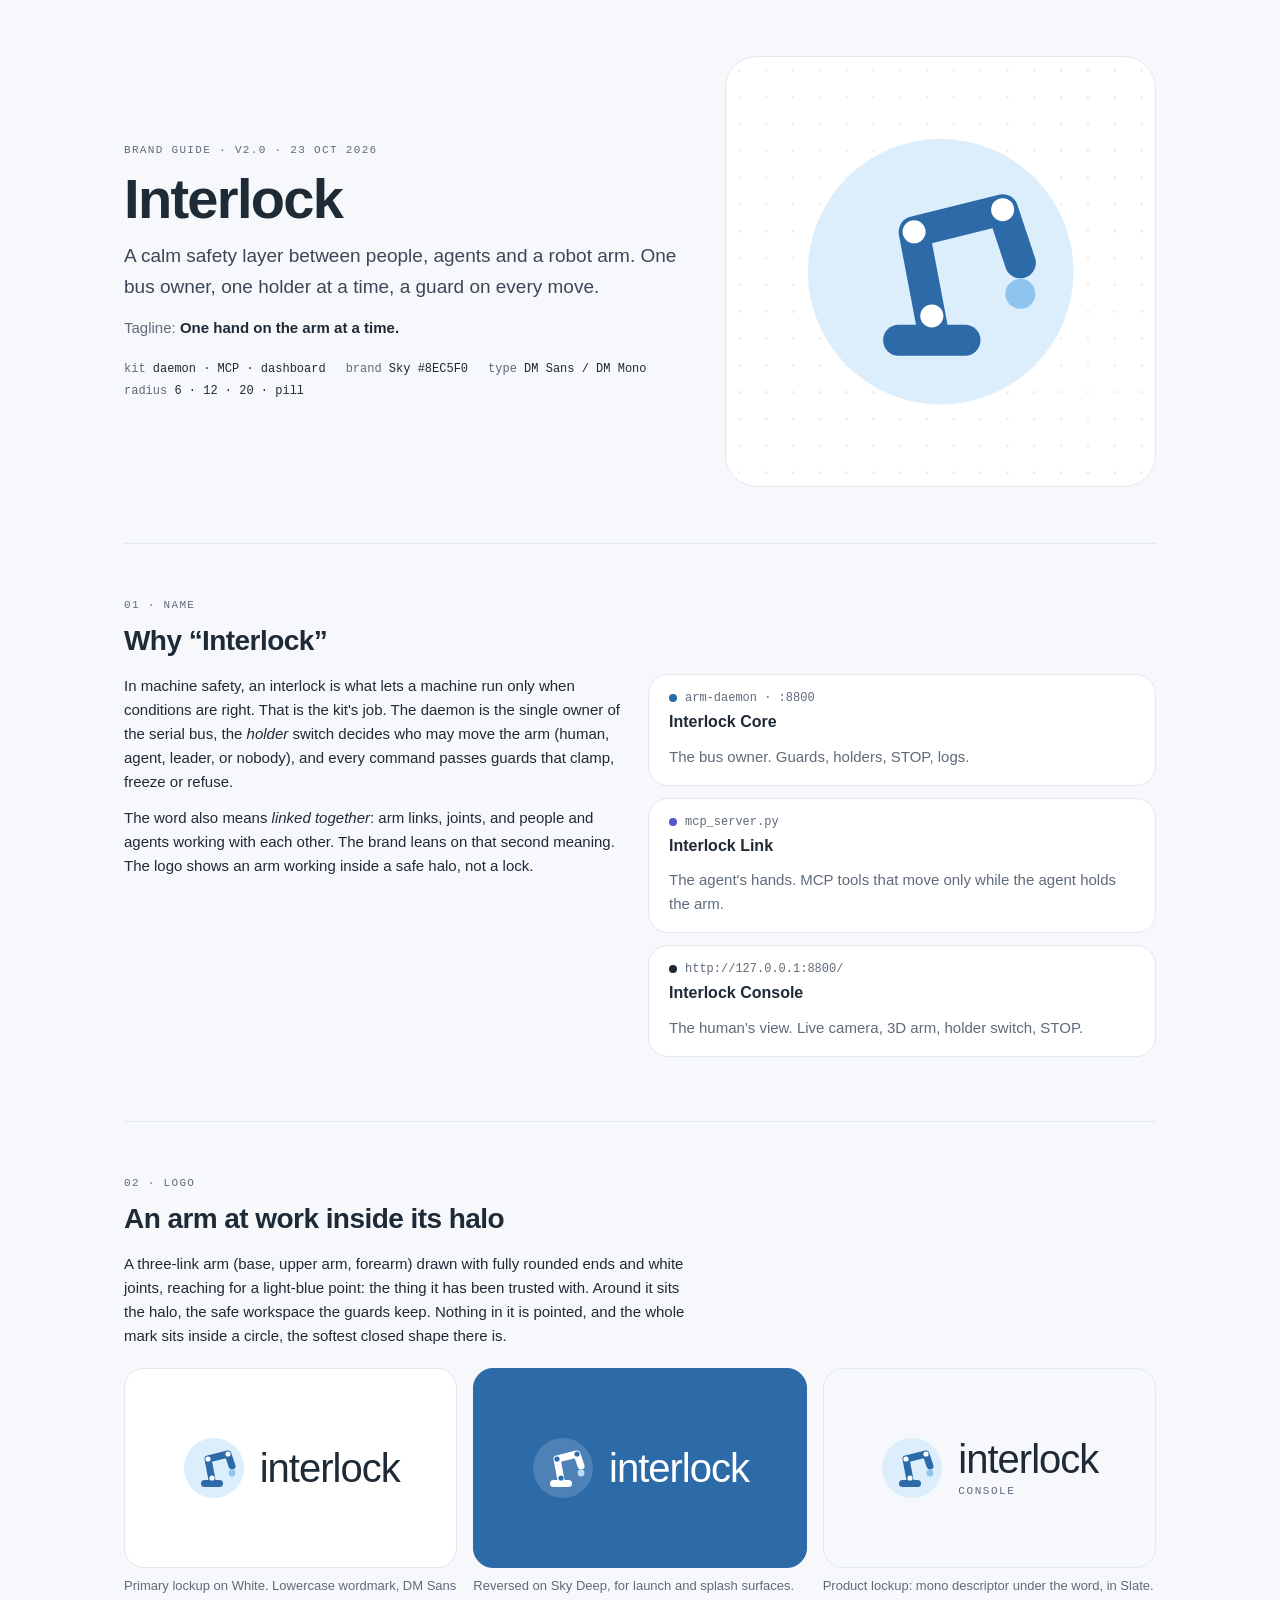
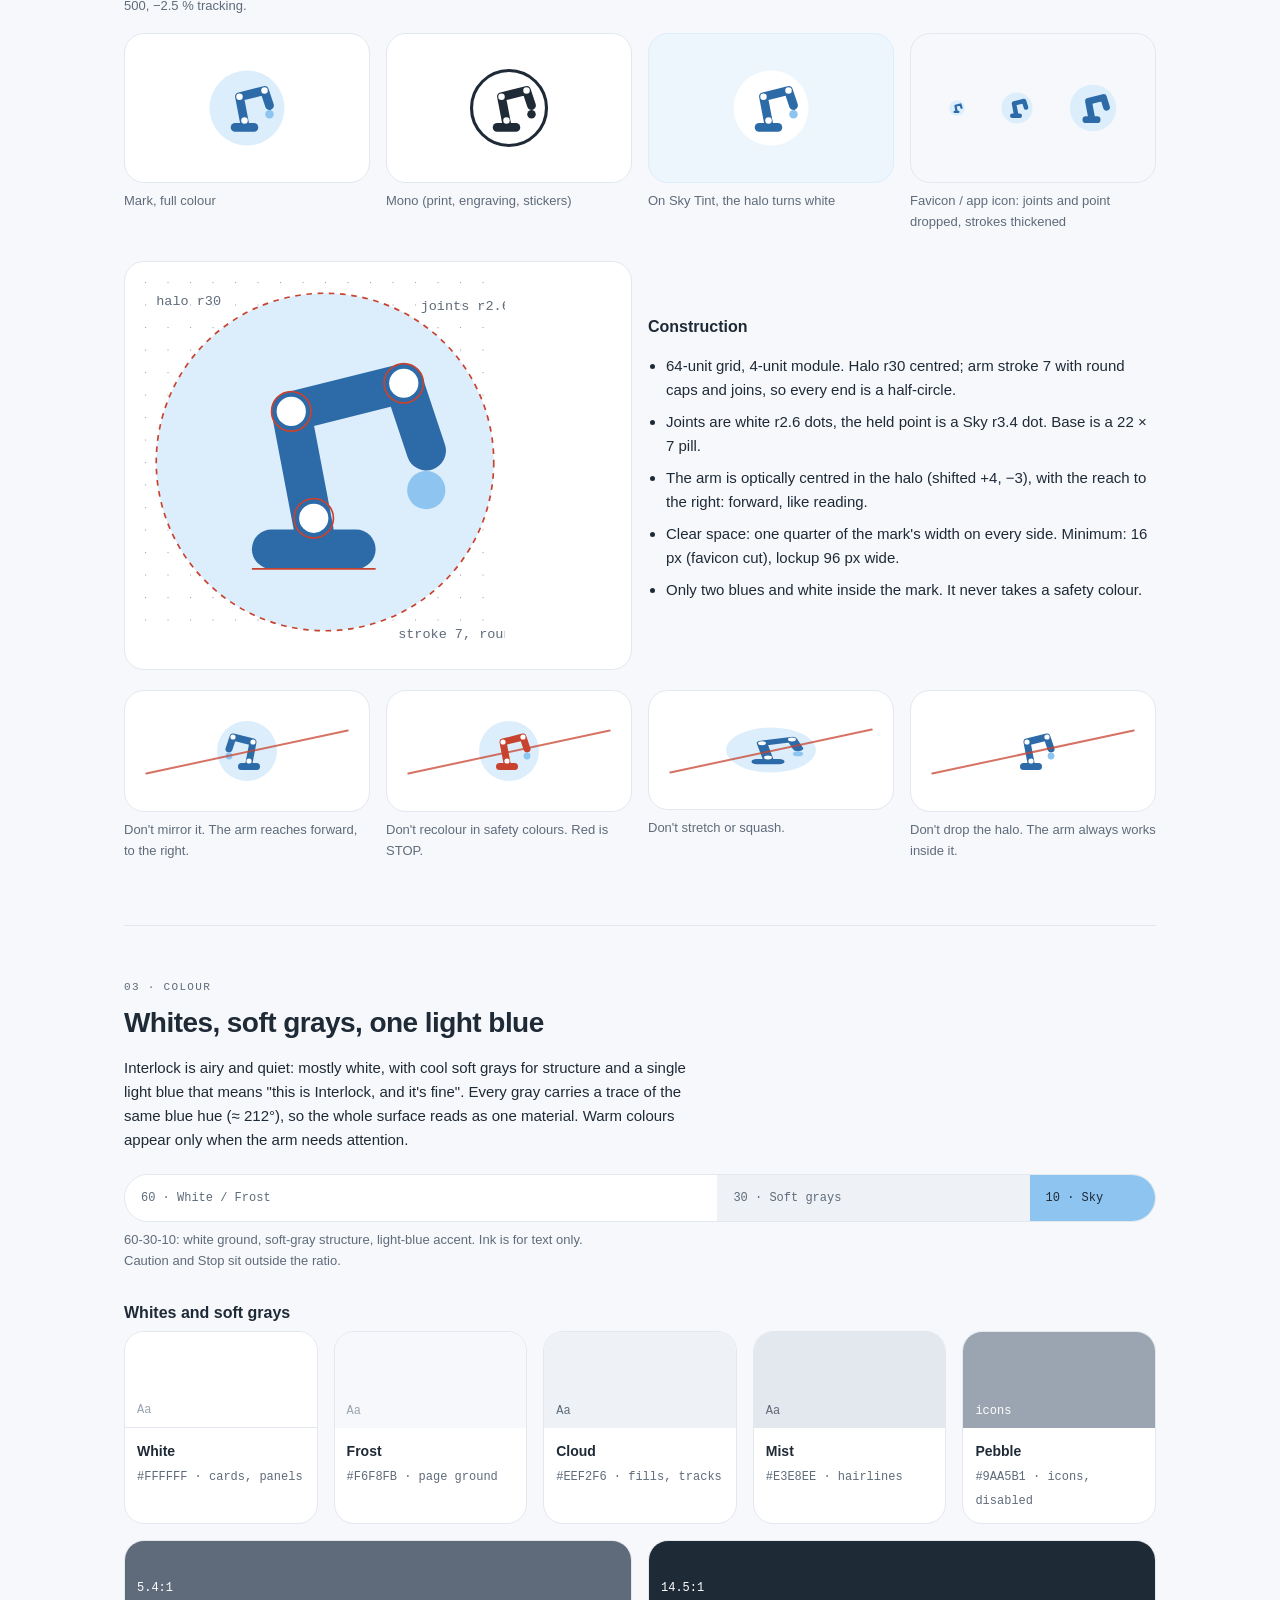
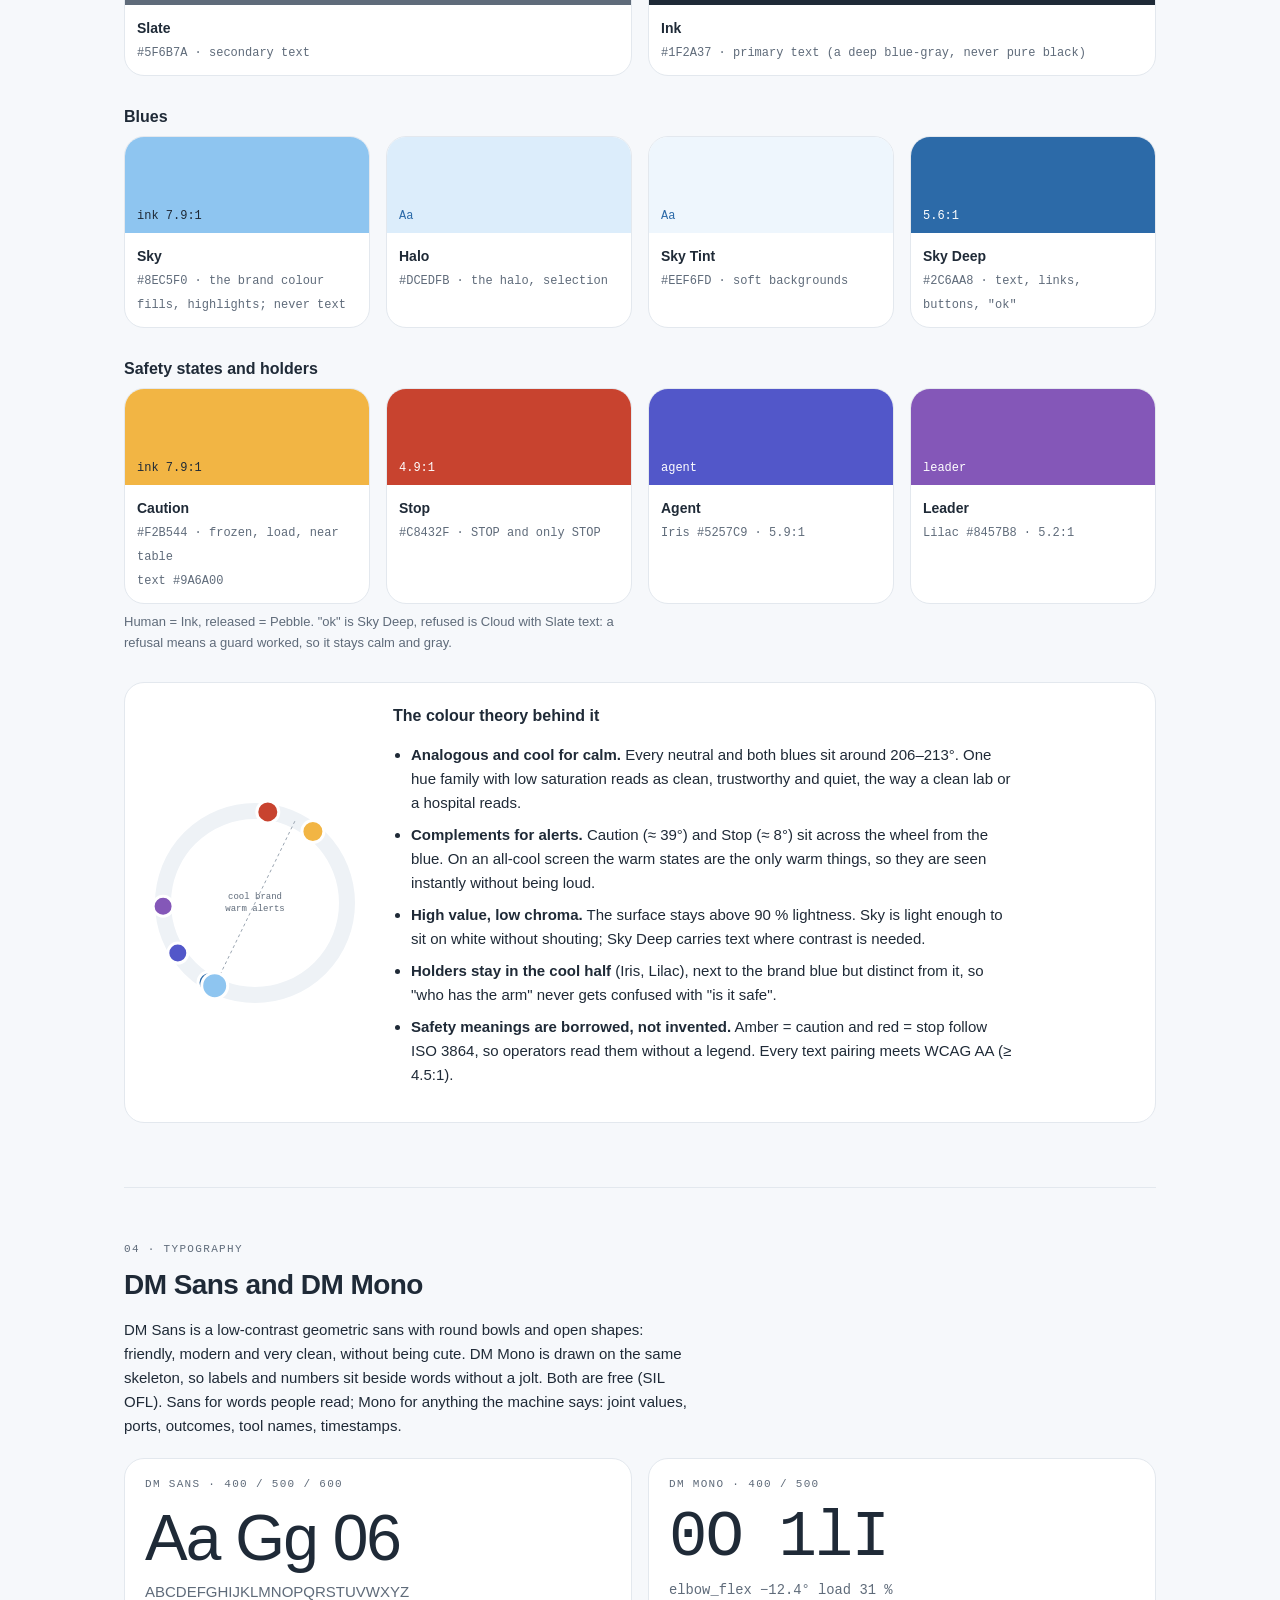
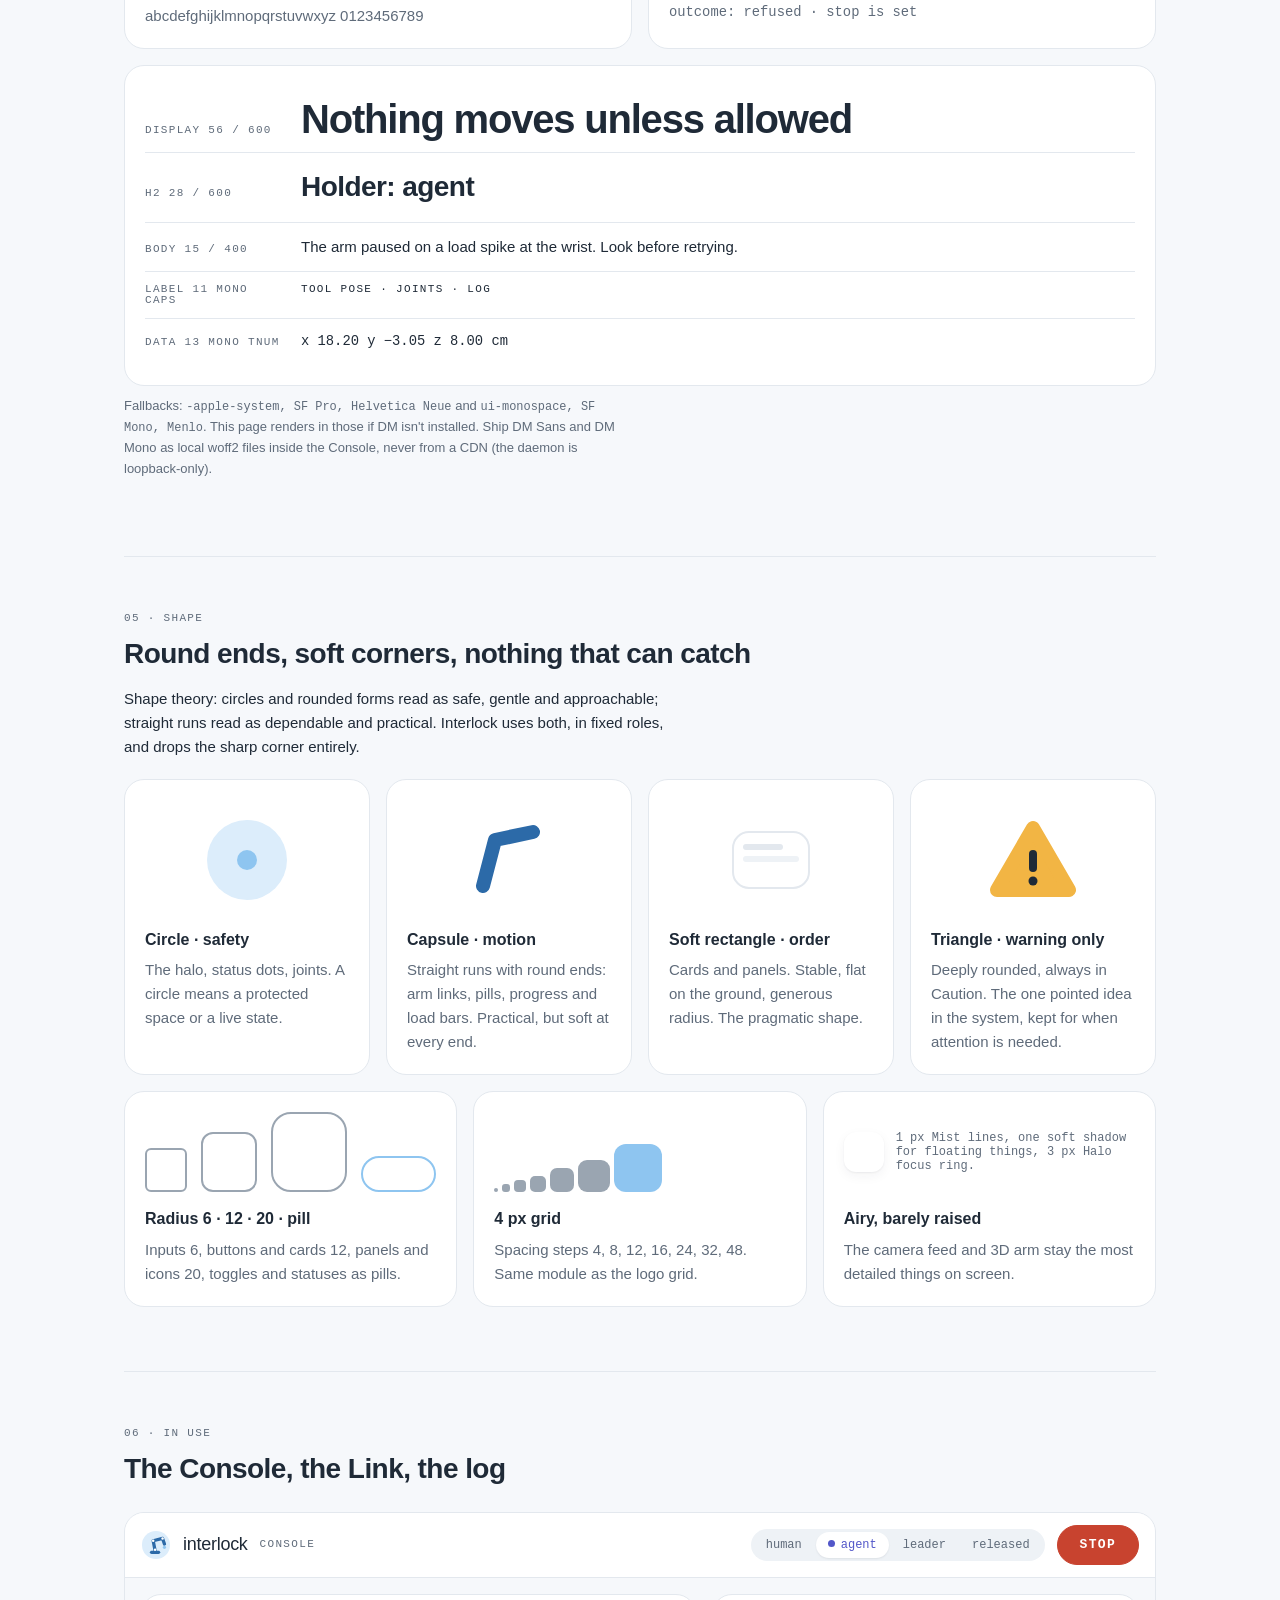
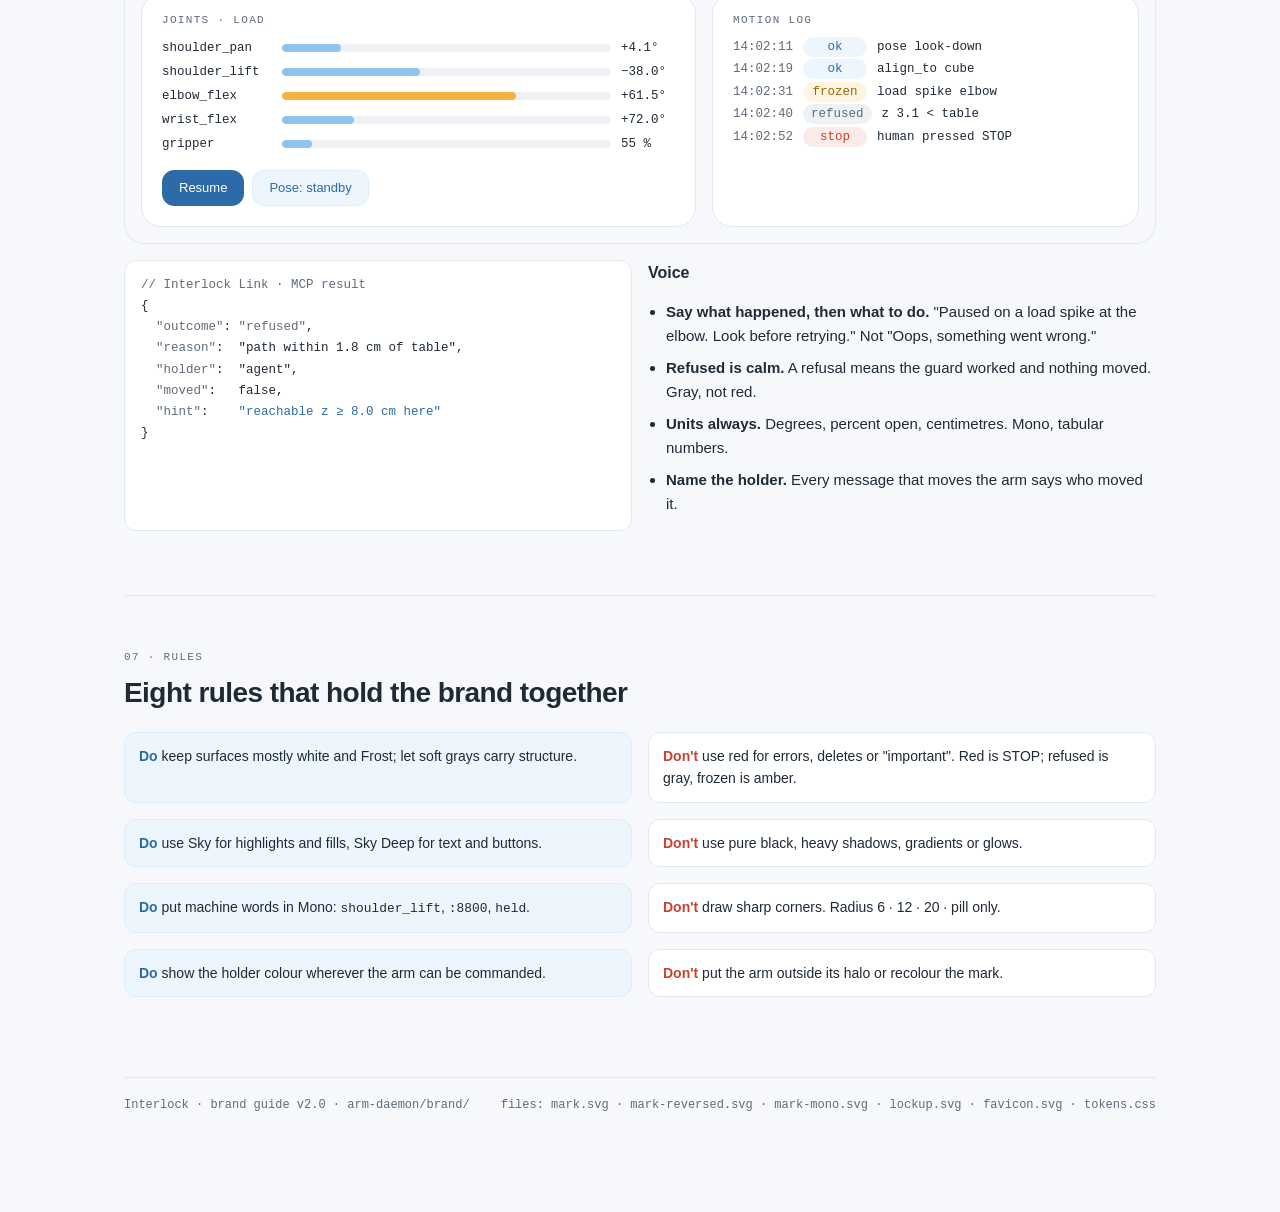
<file: arm-daemon/brand/brand-guide.html>
<!doctype html>
<html lang="en">
<head>
<meta charset="utf-8">
<meta name="viewport" content="width=device-width, initial-scale=1">
<title>Interlock brand guide</title>
<link rel="icon" href="favicon.svg">
<style>
:root{
  --white:#FFFFFF; --frost:#F6F8FB; --cloud:#EEF2F6; --mist:#E3E8EE; --pebble:#9AA5B1; --slate:#5F6B7A; --ink:#1F2A37;
  --sky:#8EC5F0; --halo:#DCEDFB; --sky-tint:#EEF6FD; --sky-deep:#2C6AA8;
  --caution:#F2B544; --caution-ink:#9A6A00; --caution-tint:#FDF4E1;
  --stop:#C8432F; --stop-tint:#FBEBE8;
  --agent:#5257C9; --leader:#8457B8; --released:#9AA5B1;
  --sans:"DM Sans",-apple-system,"SF Pro Text","Helvetica Neue",Arial,sans-serif;
  --mono:"DM Mono",ui-monospace,"SF Mono",Menlo,monospace;
  --rs:6px; --rm:12px; --rl:20px;
}
*{box-sizing:border-box}
body{margin:0;background:var(--frost);color:var(--ink);font:15px/1.6 var(--sans);-webkit-font-smoothing:antialiased}
.wrap{max-width:1080px;margin:0 auto;padding:56px 24px 96px}
.eyebrow,.label{font:500 11px/1 var(--mono);letter-spacing:.12em;text-transform:uppercase;color:var(--slate)}
h1{font-weight:600;font-size:56px;line-height:1.02;letter-spacing:-.03em;margin:14px 0 14px}
h2{font-weight:600;font-size:28px;letter-spacing:-.02em;margin:8px 0 10px}
h3{font-weight:600;font-size:16px;margin:0 0 6px}
p{margin:0 0 12px;max-width:68ch}
.lede{font-size:19px;color:#3B4757;max-width:60ch}
.muted{color:var(--slate)}
code,.mono{font-family:var(--mono);font-size:.92em}
section{padding:56px 0 8px;border-top:1px solid var(--mist);margin-top:56px}
.grid{display:grid;gap:16px}
.g2{grid-template-columns:repeat(2,minmax(0,1fr))}
.g3{grid-template-columns:repeat(3,minmax(0,1fr))}
.g4{grid-template-columns:repeat(4,minmax(0,1fr))}
.g5{grid-template-columns:repeat(5,minmax(0,1fr))}
.card{background:var(--white);border:1px solid var(--mist);border-radius:var(--rl);padding:20px}
.meta{display:flex;flex-wrap:wrap;gap:8px 20px;margin-top:22px;font:12px var(--mono);color:var(--slate)}
.meta b{color:var(--ink);font-weight:500}
.dot{width:8px;height:8px;border-radius:50%;background:var(--sky);display:inline-block}

/* hero */
.hero{display:grid;grid-template-columns:1.3fr 1fr;gap:40px;align-items:center}
.hero-mark{background:var(--white);border:1px solid var(--mist);border-radius:32px;aspect-ratio:1;display:grid;place-items:center;position:relative;overflow:hidden}
.hero-mark::before{content:"";position:absolute;inset:0;background-image:radial-gradient(var(--mist) 1.2px,transparent 1.3px);background-size:calc(100%/16) calc(100%/16);opacity:.9}
.hero-mark svg{width:66%;height:auto;position:relative}

.kit .card{display:flex;flex-direction:column;gap:4px;padding:16px 20px}
.kit .tag{display:inline-flex;align-items:center;gap:8px;font:500 12px var(--mono);color:var(--slate)}

/* logo panels */
.panel{border-radius:var(--rl);border:1px solid var(--mist);display:grid;place-items:center;min-height:200px;padding:28px}
.panel.deep{background:var(--sky-deep);border-color:var(--sky-deep)}
.panel.ink{background:var(--ink);border-color:var(--ink)}
.panel.frost{background:var(--frost)}
.panel.white{background:var(--white)}
.panel.tint{background:var(--sky-tint);border-color:var(--halo)}
.cap{margin-top:8px;font-size:13px;color:var(--slate)}
.lockup{display:flex;align-items:center;gap:14px}
.lockup .word{font-weight:500;font-size:40px;letter-spacing:-.025em;line-height:1}
.lockup .word small{display:block;font:500 11px var(--mono);letter-spacing:.14em;text-transform:uppercase;color:var(--slate);margin-top:6px}
.dont{position:relative}
.dont::after{content:"";position:absolute;left:18px;right:18px;top:50%;height:2px;border-radius:2px;background:var(--stop);transform:rotate(-12deg);opacity:.75}
.construct svg{width:100%;height:auto;max-width:360px}

/* colour */
.sw{border-radius:var(--rl);overflow:hidden;border:1px solid var(--mist);background:var(--white)}
.sw .chip{height:96px;display:flex;align-items:flex-end;padding:10px 12px;font:500 12px var(--mono)}
.sw .info{padding:12px}
.sw .info b{display:block;font-size:14px}
.sw .info span{font:12px var(--mono);color:var(--slate)}
.ratio{display:flex;height:48px;border-radius:999px;overflow:hidden;border:1px solid var(--mist)}
.ratio div{display:flex;align-items:center;padding:0 16px;font:500 12px var(--mono);white-space:nowrap}
.wheel{display:grid;grid-template-columns:220px 1fr;gap:28px;align-items:center}
.rules{padding-left:18px}
.rules li{margin:0 0 8px;max-width:72ch}

/* type */
.spec-big{font-size:64px;font-weight:500;letter-spacing:-.03em;line-height:1}
.scale-row{display:grid;grid-template-columns:140px 1fr;gap:16px;align-items:baseline;padding:12px 0;border-bottom:1px solid var(--mist)}
.scale-row:last-child{border-bottom:0}

.shape svg{width:100%;height:120px}

/* in use */
.console{background:var(--frost);border:1px solid var(--mist);border-radius:var(--rl);overflow:hidden}
.bar{display:flex;align-items:center;gap:12px;padding:12px 16px;background:var(--white);border-bottom:1px solid var(--mist);flex-wrap:wrap}
.bar .word{font-weight:500;font-size:18px;letter-spacing:-.015em}
.bar .sp{flex:1}
.seg{display:inline-flex;background:var(--cloud);border-radius:999px;padding:3px;gap:2px}
.seg span{height:26px;padding:0 12px;border-radius:999px;font:500 12px/26px var(--mono);color:var(--slate)}
.seg span.on{background:var(--white);color:var(--agent);box-shadow:0 1px 2px rgba(31,42,55,.08)}
.seg span.on::before{content:"";display:inline-block;width:7px;height:7px;border-radius:50%;background:var(--agent);margin-right:6px;vertical-align:1px}
.btn{height:36px;padding:0 16px;border-radius:var(--rm);border:1px solid var(--mist);background:var(--white);font:500 13px var(--sans);color:var(--ink);display:inline-flex;align-items:center;gap:8px}
.btn.primary{background:var(--sky-deep);border-color:var(--sky-deep);color:var(--white)}
.btn.soft{background:var(--sky-tint);border-color:var(--halo);color:var(--sky-deep)}
.btn.stop{background:var(--stop);border-color:var(--stop);color:var(--white);letter-spacing:.1em;font:600 13px var(--mono);height:40px;padding:0 22px;border-radius:999px}
.body{display:grid;grid-template-columns:1.3fr 1fr;gap:16px;padding:16px}
.log{font:12.5px/1.8 var(--mono)}
.log .r{display:flex;gap:10px;align-items:center}
.st{display:inline-block;min-width:64px;text-align:center;border-radius:999px;padding:0 8px;font-weight:500;line-height:20px}
.st.ok{background:var(--sky-tint);color:var(--sky-deep)}
.st.fr{background:var(--caution-tint);color:var(--caution-ink)}
.st.rf{background:var(--cloud);color:var(--slate)}
.st.sp{background:var(--stop-tint);color:var(--stop)}
.loadbar{height:8px;border-radius:999px;background:var(--cloud);overflow:hidden}
.loadbar i{display:block;height:100%;border-radius:999px}
.joint{display:grid;grid-template-columns:110px 1fr 54px;gap:10px;align-items:center;font:12.5px var(--mono);padding:5px 0}
.mcp{font:12.5px/1.7 var(--mono);background:var(--white);border:1px solid var(--mist);border-radius:var(--rm);padding:14px 16px;white-space:pre;overflow:auto}
.mcp .k{color:var(--slate)} .mcp .g{color:var(--sky-deep)} .mcp .a{color:var(--slate)}

.do,.no{border-radius:var(--rm);padding:12px 14px;font-size:14px;border:1px solid}
.do{background:var(--sky-tint);border-color:var(--halo)} .no{background:var(--white);border-color:var(--mist)}
.do b{color:var(--sky-deep)} .no b{color:var(--stop)}
footer{margin-top:72px;padding-top:20px;border-top:1px solid var(--mist);font:12px var(--mono);color:var(--slate);display:flex;justify-content:space-between;flex-wrap:wrap;gap:8px}

@media (max-width:820px){
  h1{font-size:40px}
  .hero,.wheel,.body,.g2,.g3,.g4{grid-template-columns:1fr}
  .g4.sws,.g5{grid-template-columns:repeat(2,minmax(0,1fr))}
}
</style>
</head>
<body>
<svg width="0" height="0" style="position:absolute" aria-hidden="true">
  <defs>
    <symbol id="mark" viewBox="0 0 64 64">
      <circle cx="32" cy="32" r="30" fill="var(--m-halo,#DCEDFB)" stroke="var(--m-ring,none)" stroke-width="2.5"/>
      <g transform="translate(4 -3)">
        <rect x="15" y="47" width="22" height="7" rx="3.5" fill="var(--m-arm,#2C6AA8)"/>
        <path d="M26 47 L22 26 L42 21 L46 33" fill="none" stroke="var(--m-arm,#2C6AA8)" stroke-width="7" stroke-linecap="round" stroke-linejoin="round"/>
        <circle cx="22" cy="26" r="2.6" fill="var(--m-joint,#FFFFFF)"/>
        <circle cx="42" cy="21" r="2.6" fill="var(--m-joint,#FFFFFF)"/>
        <circle cx="26" cy="45" r="2.6" fill="var(--m-joint,#FFFFFF)"/>
        <circle cx="46" cy="40" r="3.4" fill="var(--m-tip,#8EC5F0)"/>
      </g>
    </symbol>
    <symbol id="fav" viewBox="0 0 64 64">
      <circle cx="32" cy="32" r="31" fill="#DCEDFB"/>
      <g transform="translate(4 -3)">
        <rect x="14" y="46" width="24" height="9" rx="4.5" fill="#2C6AA8"/>
        <path d="M26 47 L22 26 L42 21 L46 34" fill="none" stroke="#2C6AA8" stroke-width="9" stroke-linecap="round" stroke-linejoin="round"/>
      </g>
    </symbol>
  </defs>
</svg>

<div class="wrap">

<!-- HERO -->
<div class="hero">
  <div>
    <div class="eyebrow">Brand guide · v2.0 · 23 Oct 2026</div>
    <h1>Interlock</h1>
    <p class="lede">A calm safety layer between people, agents and a robot arm. One bus owner, one holder at a time, a guard on every move.</p>
    <p class="muted" style="margin-top:14px">Tagline: <b style="color:var(--ink)">One hand on the arm at a time.</b></p>
    <div class="meta">
      <span>kit <b>daemon · MCP · dashboard</b></span>
      <span>brand <b>Sky #8EC5F0</b></span>
      <span>type <b>DM Sans / DM Mono</b></span>
      <span>radius <b>6 · 12 · 20 · pill</b></span>
    </div>
  </div>
  <div class="hero-mark"><svg viewBox="0 0 64 64"><use href="#mark"/></svg></div>
</div>

<!-- NAME -->
<section>
  <div class="eyebrow">01 · Name</div>
  <h2>Why “Interlock”</h2>
  <div class="grid g2">
    <div>
      <p>In machine safety, an interlock is what lets a machine run only when conditions are right. That is the kit's job. The daemon is the single owner of the serial bus, the <i>holder</i> switch decides who may move the arm (human, agent, leader, or nobody), and every command passes guards that clamp, freeze or refuse.</p>
      <p>The word also means <i>linked together</i>: arm links, joints, and people and agents working with each other. The brand leans on that second meaning. The logo shows an arm working inside a safe halo, not a lock.</p>
    </div>
    <div class="grid kit" style="gap:12px">
      <div class="card"><span class="tag"><i class="dot" style="background:var(--sky-deep)"></i>arm-daemon · :8800</span><h3>Interlock Core</h3><span class="muted">The bus owner. Guards, holders, STOP, logs.</span></div>
      <div class="card"><span class="tag"><i class="dot" style="background:var(--agent)"></i>mcp_server.py</span><h3>Interlock Link</h3><span class="muted">The agent's hands. MCP tools that move only while the agent holds the arm.</span></div>
      <div class="card"><span class="tag"><i class="dot" style="background:var(--ink)"></i>http://127.0.0.1:8800/</span><h3>Interlock Console</h3><span class="muted">The human's view. Live camera, 3D arm, holder switch, STOP.</span></div>
    </div>
  </div>
</section>

<!-- LOGO -->
<section>
  <div class="eyebrow">02 · Logo</div>
  <h2>An arm at work inside its halo</h2>
  <p>A three-link arm (base, upper arm, forearm) drawn with fully rounded ends and white joints, reaching for a light-blue point: the thing it has been trusted with. Around it sits the halo, the safe workspace the guards keep. Nothing in it is pointed, and the whole mark sits inside a circle, the softest closed shape there is.</p>

  <div class="grid g3" style="margin-top:20px">
    <div><div class="panel white"><div class="lockup"><svg width="64" height="64"><use href="#mark"/></svg><div class="word">interlock</div></div></div><div class="cap">Primary lockup on White. Lowercase wordmark, DM Sans 500, −2.5 % tracking.</div></div>
    <div><div class="panel deep" style="--m-halo:rgba(255,255,255,.16);--m-arm:#FFFFFF;--m-joint:#2C6AA8;--m-tip:#B9DCF7"><div class="lockup" style="color:var(--white)"><svg width="64" height="64"><use href="#mark"/></svg><div class="word">interlock</div></div></div><div class="cap">Reversed on Sky Deep, for launch and splash surfaces.</div></div>
    <div><div class="panel frost"><div class="lockup"><svg width="64" height="64"><use href="#mark"/></svg><div class="word">interlock<small>console</small></div></div></div><div class="cap">Product lockup: mono descriptor under the word, in Slate.</div></div>
  </div>

  <div class="grid g4" style="margin-top:16px">
    <div><div class="panel white" style="min-height:150px"><svg width="80" height="80"><use href="#mark"/></svg></div><div class="cap">Mark, full colour</div></div>
    <div><div class="panel white" style="min-height:150px;--m-halo:none;--m-ring:#1F2A37;--m-arm:#1F2A37;--m-tip:#1F2A37"><svg width="80" height="80"><use href="#mark"/></svg></div><div class="cap">Mono (print, engraving, stickers)</div></div>
    <div><div class="panel tint" style="min-height:150px;--m-halo:#FFFFFF"><svg width="80" height="80"><use href="#mark"/></svg></div><div class="cap">On Sky Tint, the halo turns white</div></div>
    <div><div class="panel frost" style="min-height:150px;gap:16px;grid-auto-flow:column;align-items:center">
      <svg width="16" height="16"><use href="#fav"/></svg><svg width="32" height="32"><use href="#fav"/></svg><svg width="48" height="48"><use href="#fav"/></svg>
    </div><div class="cap">Favicon / app icon: joints and point dropped, strokes thickened</div></div>
  </div>

  <div class="grid g2" style="margin-top:28px;align-items:center">
    <div class="construct card">
      <svg viewBox="0 0 64 64">
        <defs><pattern id="g" width="4" height="4" patternUnits="userSpaceOnUse"><circle cx="0" cy="0" r=".22" fill="#9AA5B1"/></pattern></defs>
        <rect width="64" height="64" fill="url(#g)"/>
        <use href="#mark"/>
        <g fill="none" stroke="#C8432F" stroke-width=".3">
          <circle cx="32" cy="32" r="30" stroke-dasharray="1 1"/>
          <circle cx="26" cy="23" r="3.5"/><circle cx="46" cy="18" r="3.5"/><circle cx="30" cy="42" r="3.5"/>
          <path d="M19 51h22"/>
        </g>
        <g font-family="ui-monospace,monospace" font-size="2.4" fill="#5F6B7A">
          <text x="49" y="5">joints r2.6</text><text x="2" y="4">halo r30</text><text x="45" y="63.2">stroke 7, round</text>
        </g>
      </svg>
    </div>
    <div>
      <h3>Construction</h3>
      <ul class="rules">
        <li>64-unit grid, 4-unit module. Halo r30 centred; arm stroke 7 with round caps and joins, so every end is a half-circle.</li>
        <li>Joints are white r2.6 dots, the held point is a Sky r3.4 dot. Base is a 22 × 7 pill.</li>
        <li>The arm is optically centred in the halo (shifted +4, −3), with the reach to the right: forward, like reading.</li>
        <li>Clear space: one quarter of the mark's width on every side. Minimum: 16 px (favicon cut), lockup 96 px wide.</li>
        <li>Only two blues and white inside the mark. It never takes a safety colour.</li>
      </ul>
    </div>
  </div>

  <div class="grid g4" style="margin-top:20px">
    <div><div class="panel white dont" style="min-height:120px"><svg width="64" height="64" style="transform:scaleX(-1)"><use href="#mark"/></svg></div><div class="cap">Don't mirror it. The arm reaches forward, to the right.</div></div>
    <div><div class="panel white dont" style="min-height:120px;--m-arm:#C8432F"><svg width="64" height="64"><use href="#mark"/></svg></div><div class="cap">Don't recolour in safety colours. Red is STOP.</div></div>
    <div><div class="panel white dont" style="min-height:120px"><svg width="96" height="48" viewBox="0 0 64 64" preserveAspectRatio="none"><use href="#mark"/></svg></div><div class="cap">Don't stretch or squash.</div></div>
    <div><div class="panel white dont" style="min-height:120px;--m-halo:none"><svg width="64" height="64"><use href="#mark"/></svg></div><div class="cap">Don't drop the halo. The arm always works inside it.</div></div>
  </div>
</section>

<!-- COLOUR -->
<section>
  <div class="eyebrow">03 · Colour</div>
  <h2>Whites, soft grays, one light blue</h2>
  <p>Interlock is airy and quiet: mostly white, with cool soft grays for structure and a single light blue that means "this is Interlock, and it's fine". Every gray carries a trace of the same blue hue (≈ 212°), so the whole surface reads as one material. Warm colours appear only when the arm needs attention.</p>

  <div class="ratio" style="margin:22px 0 8px">
    <div style="flex:60;background:var(--white);color:var(--slate)">60 · White / Frost</div>
    <div style="flex:30;background:var(--cloud);color:var(--slate)">30 · Soft grays</div>
    <div style="flex:10;background:var(--sky);color:var(--ink)">10 · Sky</div>
  </div>
  <p class="cap">60-30-10: white ground, soft-gray structure, light-blue accent. Ink is for text only. Caution and Stop sit outside the ratio.</p>

  <h3 style="margin-top:28px">Whites and soft grays</h3>
  <div class="grid g5 sws">
    <div class="sw"><div class="chip" style="background:#FFFFFF;color:#9AA5B1;border-bottom:1px solid var(--mist)">Aa</div><div class="info"><b>White</b><span>#FFFFFF · cards, panels</span></div></div>
    <div class="sw"><div class="chip" style="background:#F6F8FB;color:#9AA5B1">Aa</div><div class="info"><b>Frost</b><span>#F6F8FB · page ground</span></div></div>
    <div class="sw"><div class="chip" style="background:#EEF2F6;color:#5F6B7A">Aa</div><div class="info"><b>Cloud</b><span>#EEF2F6 · fills, tracks</span></div></div>
    <div class="sw"><div class="chip" style="background:#E3E8EE;color:#5F6B7A">Aa</div><div class="info"><b>Mist</b><span>#E3E8EE · hairlines</span></div></div>
    <div class="sw"><div class="chip" style="background:#9AA5B1;color:#FFFFFF">icons</div><div class="info"><b>Pebble</b><span>#9AA5B1 · icons, disabled</span></div></div>
  </div>
  <div class="grid g2" style="margin-top:16px">
    <div class="sw"><div class="chip" style="background:#5F6B7A;color:#FFFFFF;height:64px">5.4:1</div><div class="info"><b>Slate</b><span>#5F6B7A · secondary text</span></div></div>
    <div class="sw"><div class="chip" style="background:#1F2A37;color:#FFFFFF;height:64px">14.5:1</div><div class="info"><b>Ink</b><span>#1F2A37 · primary text (a deep blue-gray, never pure black)</span></div></div>
  </div>

  <h3 style="margin-top:28px">Blues</h3>
  <div class="grid g4 sws">
    <div class="sw"><div class="chip" style="background:#8EC5F0;color:#1F2A37">ink 7.9:1</div><div class="info"><b>Sky</b><span>#8EC5F0 · the brand colour</span><br><span>fills, highlights; never text</span></div></div>
    <div class="sw"><div class="chip" style="background:#DCEDFB;color:#2C6AA8">Aa</div><div class="info"><b>Halo</b><span>#DCEDFB · the halo, selection</span></div></div>
    <div class="sw"><div class="chip" style="background:#EEF6FD;color:#2C6AA8">Aa</div><div class="info"><b>Sky Tint</b><span>#EEF6FD · soft backgrounds</span></div></div>
    <div class="sw"><div class="chip" style="background:#2C6AA8;color:#FFFFFF">5.6:1</div><div class="info"><b>Sky Deep</b><span>#2C6AA8 · text, links, buttons, "ok"</span></div></div>
  </div>

  <h3 style="margin-top:28px">Safety states and holders</h3>
  <div class="grid g4 sws">
    <div class="sw"><div class="chip" style="background:#F2B544;color:#1F2A37">ink 7.9:1</div><div class="info"><b>Caution</b><span>#F2B544 · frozen, load, near table</span><br><span>text #9A6A00</span></div></div>
    <div class="sw"><div class="chip" style="background:#C8432F;color:#FFFFFF">4.9:1</div><div class="info"><b>Stop</b><span>#C8432F · STOP and only STOP</span></div></div>
    <div class="sw"><div class="chip" style="background:#5257C9;color:#FFFFFF">agent</div><div class="info"><b>Agent</b><span>Iris #5257C9 · 5.9:1</span></div></div>
    <div class="sw"><div class="chip" style="background:#8457B8;color:#FFFFFF">leader</div><div class="info"><b>Leader</b><span>Lilac #8457B8 · 5.2:1</span></div></div>
  </div>
  <p class="cap">Human = Ink, released = Pebble. "ok" is Sky Deep, refused is Cloud with Slate text: a refusal means a guard worked, so it stays calm and gray.</p>

  <div class="wheel card" style="margin-top:28px">
    <svg viewBox="-110 -110 220 220" width="220" height="220" aria-label="Hue wheel">
      <circle r="92" fill="none" stroke="#EEF2F6" stroke-width="16"/>
      <!-- dot position: angle = hue − 90°, r = 92 -->
      <line x1="-40.3" y1="82.7" x2="40.3" y2="-82.7" stroke="#9AA5B1" stroke-width="1" stroke-dasharray="3 3"/>
      <g stroke="#FFFFFF" stroke-width="3">
        <circle cx="-46" cy="79.7" r="11" fill="#2C6AA8"/>
        <circle cx="-40.3" cy="82.7" r="13" fill="#8EC5F0"/>
        <circle cx="12.8" cy="-91.1" r="11" fill="#C8432F"/>
        <circle cx="57.9" cy="-71.5" r="11" fill="#F2B544"/>
        <circle cx="-77.2" cy="50.1" r="10" fill="#5257C9"/>
        <circle cx="-91.9" cy="3.2" r="10" fill="#8457B8"/>
      </g>
      <g font-family="ui-monospace,monospace" font-size="9" fill="#5F6B7A" text-anchor="middle">
        <text y="-4">cool brand</text><text y="8">warm alerts</text>
      </g>
    </svg>
    <div>
      <h3>The colour theory behind it</h3>
      <ul class="rules">
        <li><b>Analogous and cool for calm.</b> Every neutral and both blues sit around 206–213°. One hue family with low saturation reads as clean, trustworthy and quiet, the way a clean lab or a hospital reads.</li>
        <li><b>Complements for alerts.</b> Caution (≈ 39°) and Stop (≈ 8°) sit across the wheel from the blue. On an all-cool screen the warm states are the only warm things, so they are seen instantly without being loud.</li>
        <li><b>High value, low chroma.</b> The surface stays above 90 % lightness. Sky is light enough to sit on white without shouting; Sky Deep carries text where contrast is needed.</li>
        <li><b>Holders stay in the cool half</b> (Iris, Lilac), next to the brand blue but distinct from it, so "who has the arm" never gets confused with "is it safe".</li>
        <li><b>Safety meanings are borrowed, not invented.</b> Amber = caution and red = stop follow ISO 3864, so operators read them without a legend. Every text pairing meets WCAG AA (≥ 4.5:1).</li>
      </ul>
    </div>
  </div>
</section>

<!-- TYPE -->
<section>
  <div class="eyebrow">04 · Typography</div>
  <h2>DM Sans and DM Mono</h2>
  <p>DM Sans is a low-contrast geometric sans with round bowls and open shapes: friendly, modern and very clean, without being cute. DM Mono is drawn on the same skeleton, so labels and numbers sit beside words without a jolt. Both are free (SIL OFL). Sans for words people read; Mono for anything the machine says: joint values, ports, outcomes, tool names, timestamps.</p>
  <div class="grid g2" style="margin-top:20px">
    <div class="card">
      <div class="label">DM Sans · 400 / 500 / 600</div>
      <div class="spec-big" style="margin:16px 0 10px">Aa Gg 06</div>
      <p class="muted" style="margin:0">ABCDEFGHIJKLMNOPQRSTUVWXYZ<br>abcdefghijklmnopqrstuvwxyz 0123456789</p>
    </div>
    <div class="card">
      <div class="label">DM Mono · 400 / 500</div>
      <div class="spec-big" style="margin:16px 0 10px;font-family:var(--mono);font-weight:400">0O 1lI</div>
      <p class="muted mono" style="margin:0">elbow_flex  −12.4°  load 31 %<br>outcome: refused · stop is set</p>
    </div>
  </div>
  <div class="card" style="margin-top:16px">
    <div class="scale-row"><span class="label">Display 56 / 600</span><span style="font-size:40px;font-weight:600;letter-spacing:-.03em;line-height:1.05">Nothing moves unless allowed</span></div>
    <div class="scale-row"><span class="label">H2 28 / 600</span><span style="font-size:28px;font-weight:600;letter-spacing:-.02em">Holder: agent</span></div>
    <div class="scale-row"><span class="label">Body 15 / 400</span><span>The arm paused on a load spike at the wrist. Look before retrying.</span></div>
    <div class="scale-row"><span class="label">Label 11 mono caps</span><span class="label" style="color:var(--ink)">Tool pose · joints · log</span></div>
    <div class="scale-row"><span class="label">Data 13 mono tnum</span><span class="mono" style="font-variant-numeric:tabular-nums">x 18.20  y −3.05  z 8.00 cm</span></div>
  </div>
  <p class="cap" style="margin-top:10px">Fallbacks: <code>-apple-system, SF Pro, Helvetica Neue</code> and <code>ui-monospace, SF Mono, Menlo</code>. This page renders in those if DM isn't installed. Ship DM Sans and DM Mono as local woff2 files inside the Console, never from a CDN (the daemon is loopback-only).</p>
</section>

<!-- SHAPE -->
<section>
  <div class="eyebrow">05 · Shape</div>
  <h2>Round ends, soft corners, nothing that can catch</h2>
  <p>Shape theory: circles and rounded forms read as safe, gentle and approachable; straight runs read as dependable and practical. Interlock uses both, in fixed roles, and drops the sharp corner entirely.</p>
  <div class="grid g4 shape" style="margin-top:20px">
    <div class="card"><svg viewBox="0 0 120 120"><circle cx="60" cy="60" r="40" fill="#DCEDFB"/><circle cx="60" cy="60" r="10" fill="#8EC5F0"/></svg><h3>Circle · safety</h3><span class="muted">The halo, status dots, joints. A circle means a protected space or a live state.</span></div>
    <div class="card"><svg viewBox="0 0 120 120"><path d="M34 86 L46 40 L84 32" fill="none" stroke="#2C6AA8" stroke-width="14" stroke-linecap="round" stroke-linejoin="round"/></svg><h3>Capsule · motion</h3><span class="muted">Straight runs with round ends: arm links, pills, progress and load bars. Practical, but soft at every end.</span></div>
    <div class="card"><svg viewBox="0 0 120 120"><rect x="22" y="32" width="76" height="56" rx="16" fill="#FFFFFF" stroke="#E3E8EE" stroke-width="2"/><rect x="32" y="44" width="40" height="6" rx="3" fill="#E3E8EE"/><rect x="32" y="56" width="56" height="6" rx="3" fill="#EEF2F6"/></svg><h3>Soft rectangle · order</h3><span class="muted">Cards and panels. Stable, flat on the ground, generous radius. The pragmatic shape.</span></div>
    <div class="card"><svg viewBox="0 0 120 120"><path d="M60 28 96 90H24Z" fill="#F2B544" stroke="#F2B544" stroke-width="14" stroke-linejoin="round"/><rect x="56" y="50" width="8" height="22" rx="4" fill="#1F2A37"/><circle cx="60" cy="81" r="4.5" fill="#1F2A37"/></svg><h3>Triangle · warning only</h3><span class="muted">Deeply rounded, always in Caution. The one pointed idea in the system, kept for when attention is needed.</span></div>
  </div>
  <div class="grid g3" style="margin-top:16px">
    <div class="card"><div style="display:flex;gap:14px;align-items:end"><div style="width:44px;height:44px;border:2px solid var(--pebble);border-radius:6px"></div><div style="width:60px;height:60px;border:2px solid var(--pebble);border-radius:12px"></div><div style="width:80px;height:80px;border:2px solid var(--pebble);border-radius:20px"></div><div style="width:80px;height:36px;border:2px solid var(--sky);border-radius:999px"></div></div><h3 style="margin-top:14px">Radius 6 · 12 · 20 · pill</h3><span class="muted">Inputs 6, buttons and cards 12, panels and icons 20, toggles and statuses as pills.</span></div>
    <div class="card"><div style="display:flex;gap:4px;align-items:end;height:80px"><i style="width:4px;height:4px;border-radius:2px;background:var(--pebble)"></i><i style="width:8px;height:8px;border-radius:3px;background:var(--pebble)"></i><i style="width:12px;height:12px;border-radius:4px;background:var(--pebble)"></i><i style="width:16px;height:16px;border-radius:5px;background:var(--pebble)"></i><i style="width:24px;height:24px;border-radius:7px;background:var(--pebble)"></i><i style="width:32px;height:32px;border-radius:9px;background:var(--pebble)"></i><i style="width:48px;height:48px;border-radius:12px;background:var(--sky)"></i></div><h3 style="margin-top:14px">4 px grid</h3><span class="muted">Spacing steps 4, 8, 12, 16, 24, 32, 48. Same module as the logo grid.</span></div>
    <div class="card"><div style="display:flex;gap:12px;align-items:center;height:80px"><span style="width:40px;height:40px;border-radius:12px;background:var(--white);box-shadow:0 1px 2px rgba(31,42,55,.06),0 4px 12px rgba(31,42,55,.05);flex:none"></span><span style="font:12px var(--mono);color:var(--slate)">1 px Mist lines, one soft shadow for floating things, 3 px Halo focus ring.</span></div><h3 style="margin-top:14px">Airy, barely raised</h3><span class="muted">The camera feed and 3D arm stay the most detailed things on screen.</span></div>
  </div>
</section>

<!-- IN USE -->
<section>
  <div class="eyebrow">06 · In use</div>
  <h2>The Console, the Link, the log</h2>
  <div class="console" style="margin-top:20px">
    <div class="bar">
      <svg width="30" height="30"><use href="#mark"/></svg>
      <span class="word">interlock</span><span class="label">console</span>
      <span class="sp"></span>
      <span class="seg"><span>human</span><span class="on">agent</span><span>leader</span><span>released</span></span>
      <button class="btn stop">STOP</button>
    </div>
    <div class="body">
      <div class="card">
        <div class="label" style="margin-bottom:10px">Joints · load</div>
        <div class="joint"><span>shoulder_pan</span><div class="loadbar"><i style="width:18%;background:var(--sky)"></i></div><span>+4.1°</span></div>
        <div class="joint"><span>shoulder_lift</span><div class="loadbar"><i style="width:42%;background:var(--sky)"></i></div><span>−38.0°</span></div>
        <div class="joint"><span>elbow_flex</span><div class="loadbar"><i style="width:71%;background:var(--caution)"></i></div><span>+61.5°</span></div>
        <div class="joint"><span>wrist_flex</span><div class="loadbar"><i style="width:22%;background:var(--sky)"></i></div><span>+72.0°</span></div>
        <div class="joint"><span>gripper</span><div class="loadbar"><i style="width:9%;background:var(--sky)"></i></div><span>55 %</span></div>
        <div style="display:flex;gap:8px;margin-top:14px"><button class="btn primary">Resume</button><button class="btn soft">Pose: standby</button></div>
      </div>
      <div class="card log">
        <div class="label" style="margin-bottom:10px">Motion log</div>
        <div class="r"><span class="muted">14:02:11</span><span class="st ok">ok</span>pose look-down</div>
        <div class="r"><span class="muted">14:02:19</span><span class="st ok">ok</span>align_to cube</div>
        <div class="r"><span class="muted">14:02:31</span><span class="st fr">frozen</span>load spike elbow</div>
        <div class="r"><span class="muted">14:02:40</span><span class="st rf">refused</span>z 3.1 &lt; table</div>
        <div class="r"><span class="muted">14:02:52</span><span class="st sp">stop</span>human pressed STOP</div>
      </div>
    </div>
  </div>
  <div class="grid g2" style="margin-top:16px">
    <div class="mcp"><span class="k">// Interlock Link · MCP result</span>
{
  <span class="k">"outcome"</span>: <span class="a">"refused"</span>,
  <span class="k">"reason"</span>:  "path within 1.8 cm of table",
  <span class="k">"holder"</span>:  "agent",
  <span class="k">"moved"</span>:   false,
  <span class="k">"hint"</span>:    <span class="g">"reachable z ≥ 8.0 cm here"</span>
}</div>
    <div>
      <h3>Voice</h3>
      <ul class="rules">
        <li><b>Say what happened, then what to do.</b> "Paused on a load spike at the elbow. Look before retrying." Not "Oops, something went wrong."</li>
        <li><b>Refused is calm.</b> A refusal means the guard worked and nothing moved. Gray, not red.</li>
        <li><b>Units always.</b> Degrees, percent open, centimetres. Mono, tabular numbers.</li>
        <li><b>Name the holder.</b> Every message that moves the arm says who moved it.</li>
      </ul>
    </div>
  </div>
</section>

<!-- RULES -->
<section>
  <div class="eyebrow">07 · Rules</div>
  <h2>Eight rules that hold the brand together</h2>
  <div class="grid g2" style="margin-top:16px">
    <div class="do"><b>Do</b> keep surfaces mostly white and Frost; let soft grays carry structure.</div>
    <div class="no"><b>Don't</b> use red for errors, deletes or "important". Red is STOP; refused is gray, frozen is amber.</div>
    <div class="do"><b>Do</b> use Sky for highlights and fills, Sky Deep for text and buttons.</div>
    <div class="no"><b>Don't</b> use pure black, heavy shadows, gradients or glows.</div>
    <div class="do"><b>Do</b> put machine words in Mono: <code>shoulder_lift</code>, <code>:8800</code>, <code>held</code>.</div>
    <div class="no"><b>Don't</b> draw sharp corners. Radius 6 · 12 · 20 · pill only.</div>
    <div class="do"><b>Do</b> show the holder colour wherever the arm can be commanded.</div>
    <div class="no"><b>Don't</b> put the arm outside its halo or recolour the mark.</div>
  </div>
</section>

<footer>
  <span>Interlock · brand guide v2.0 · arm-daemon/brand/</span>
  <span>files: mark.svg · mark-reversed.svg · mark-mono.svg · lockup.svg · favicon.svg · tokens.css</span>
</footer>

</div>
</body>
</html>
</file>
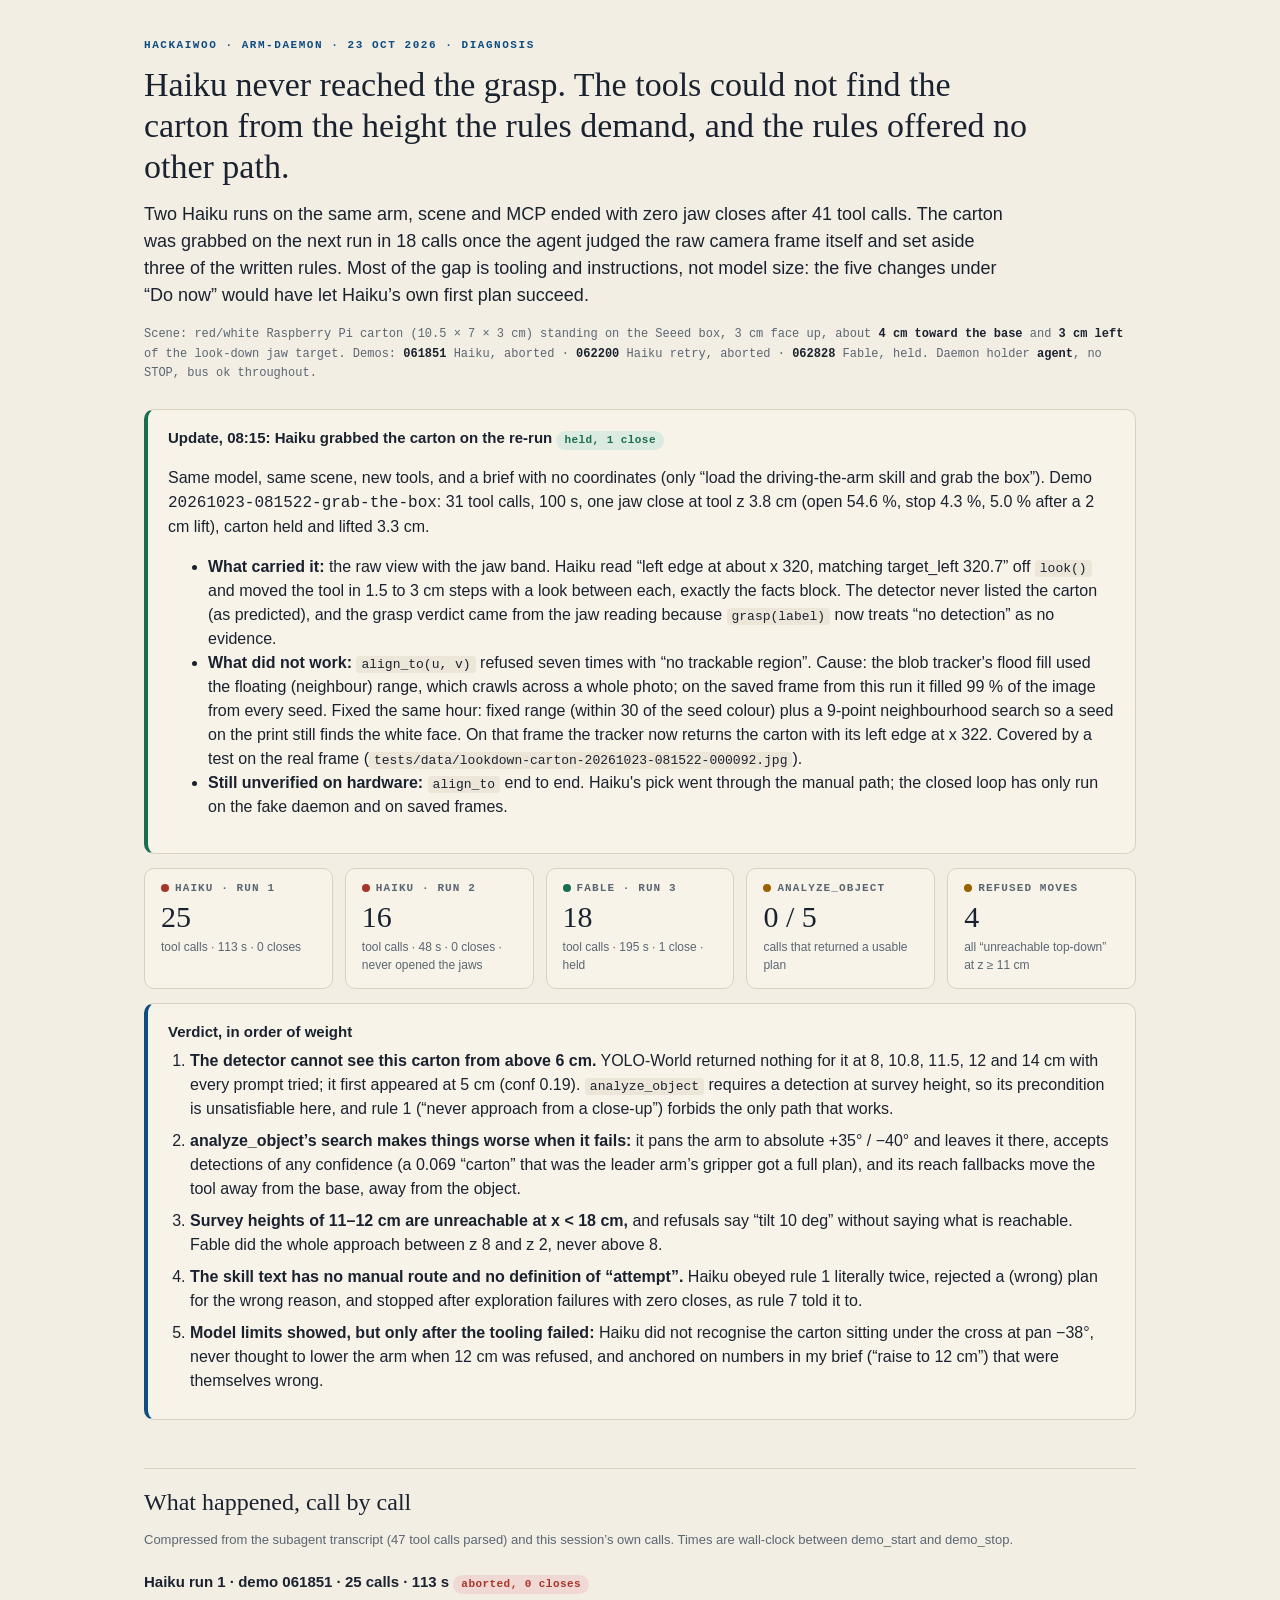
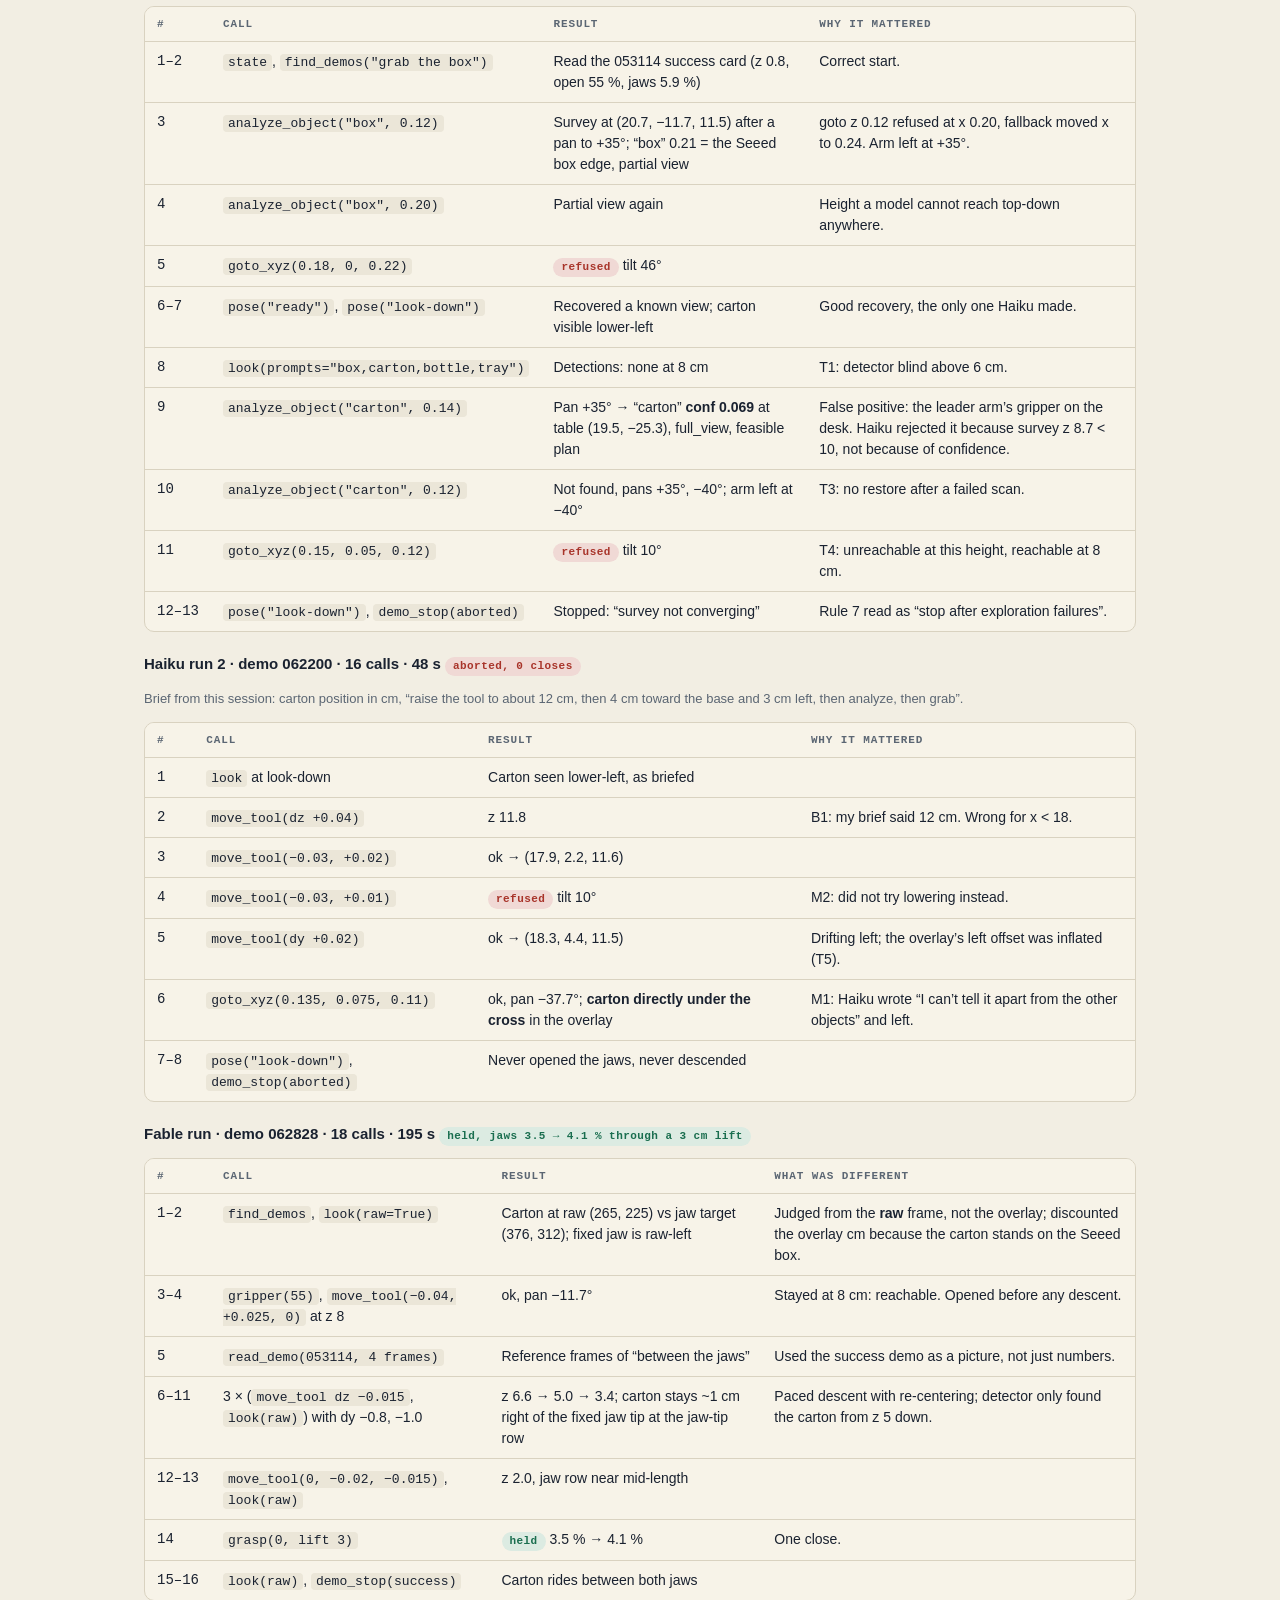
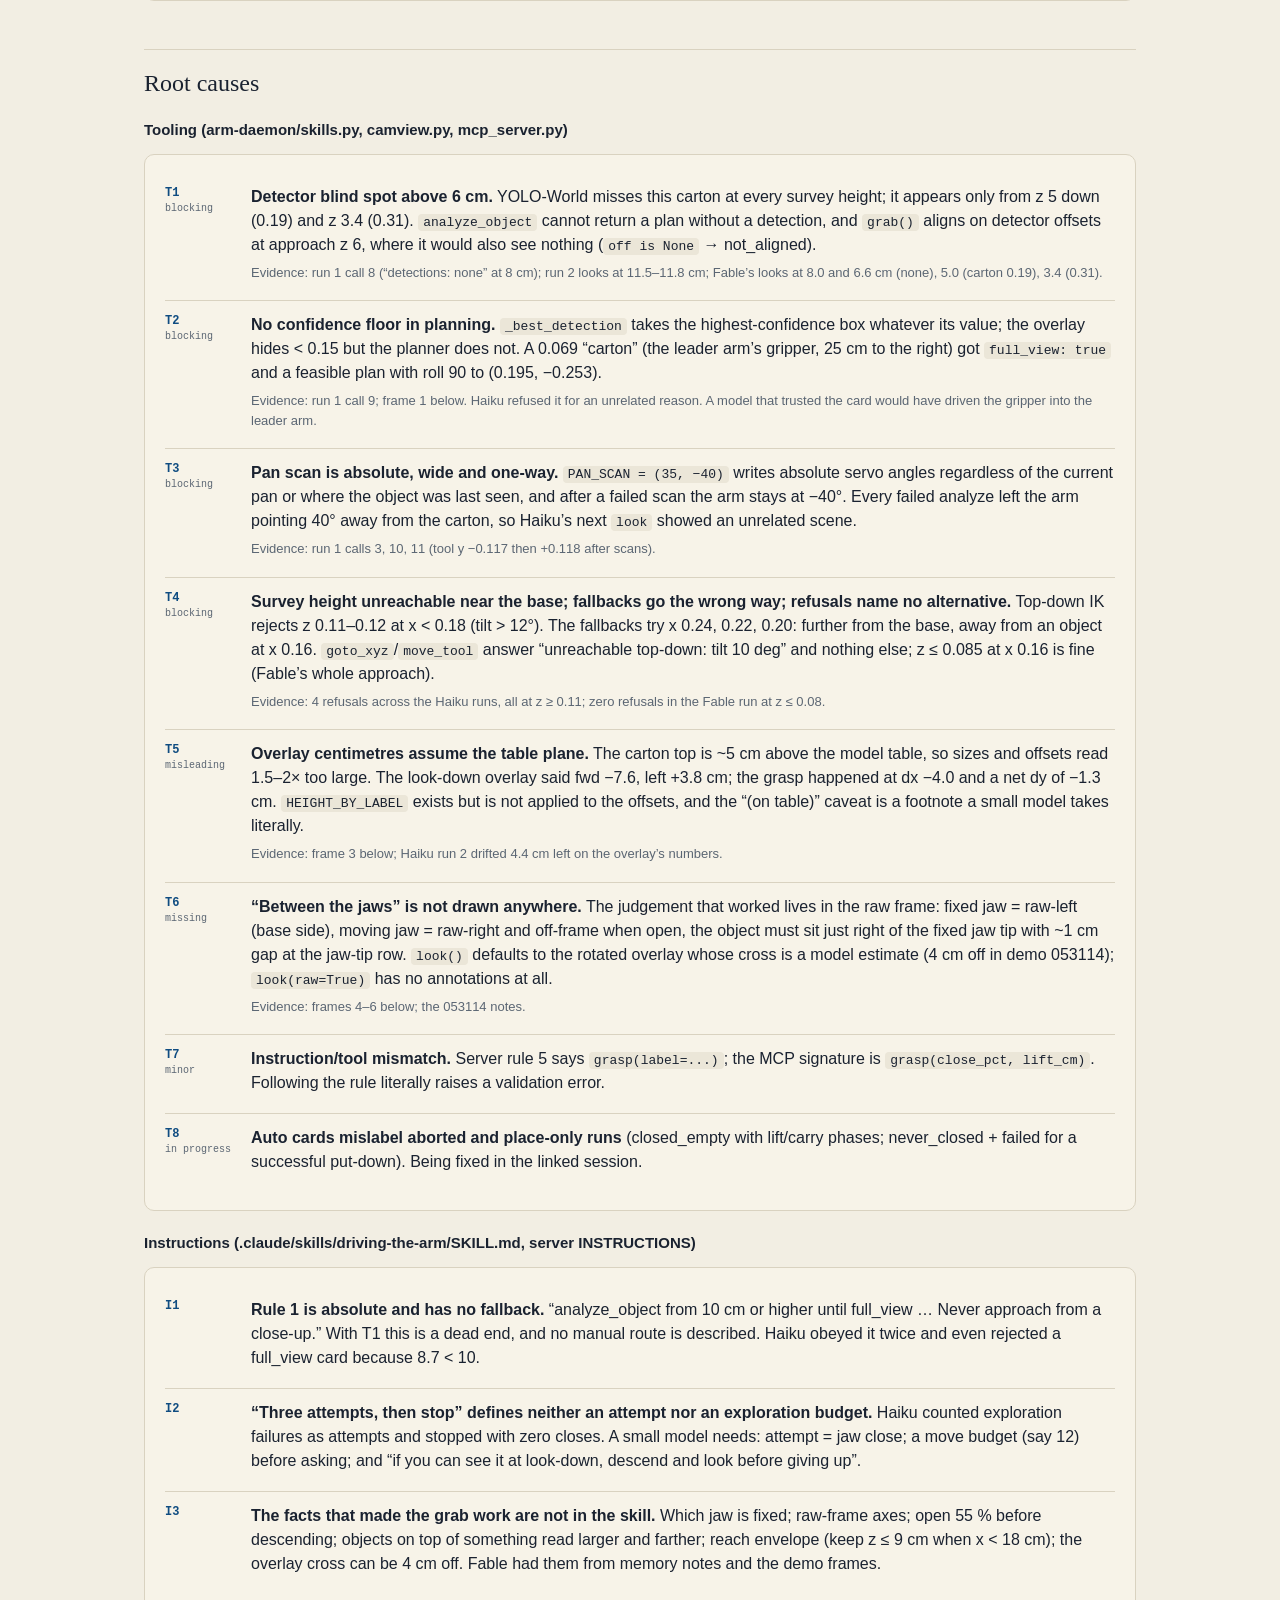
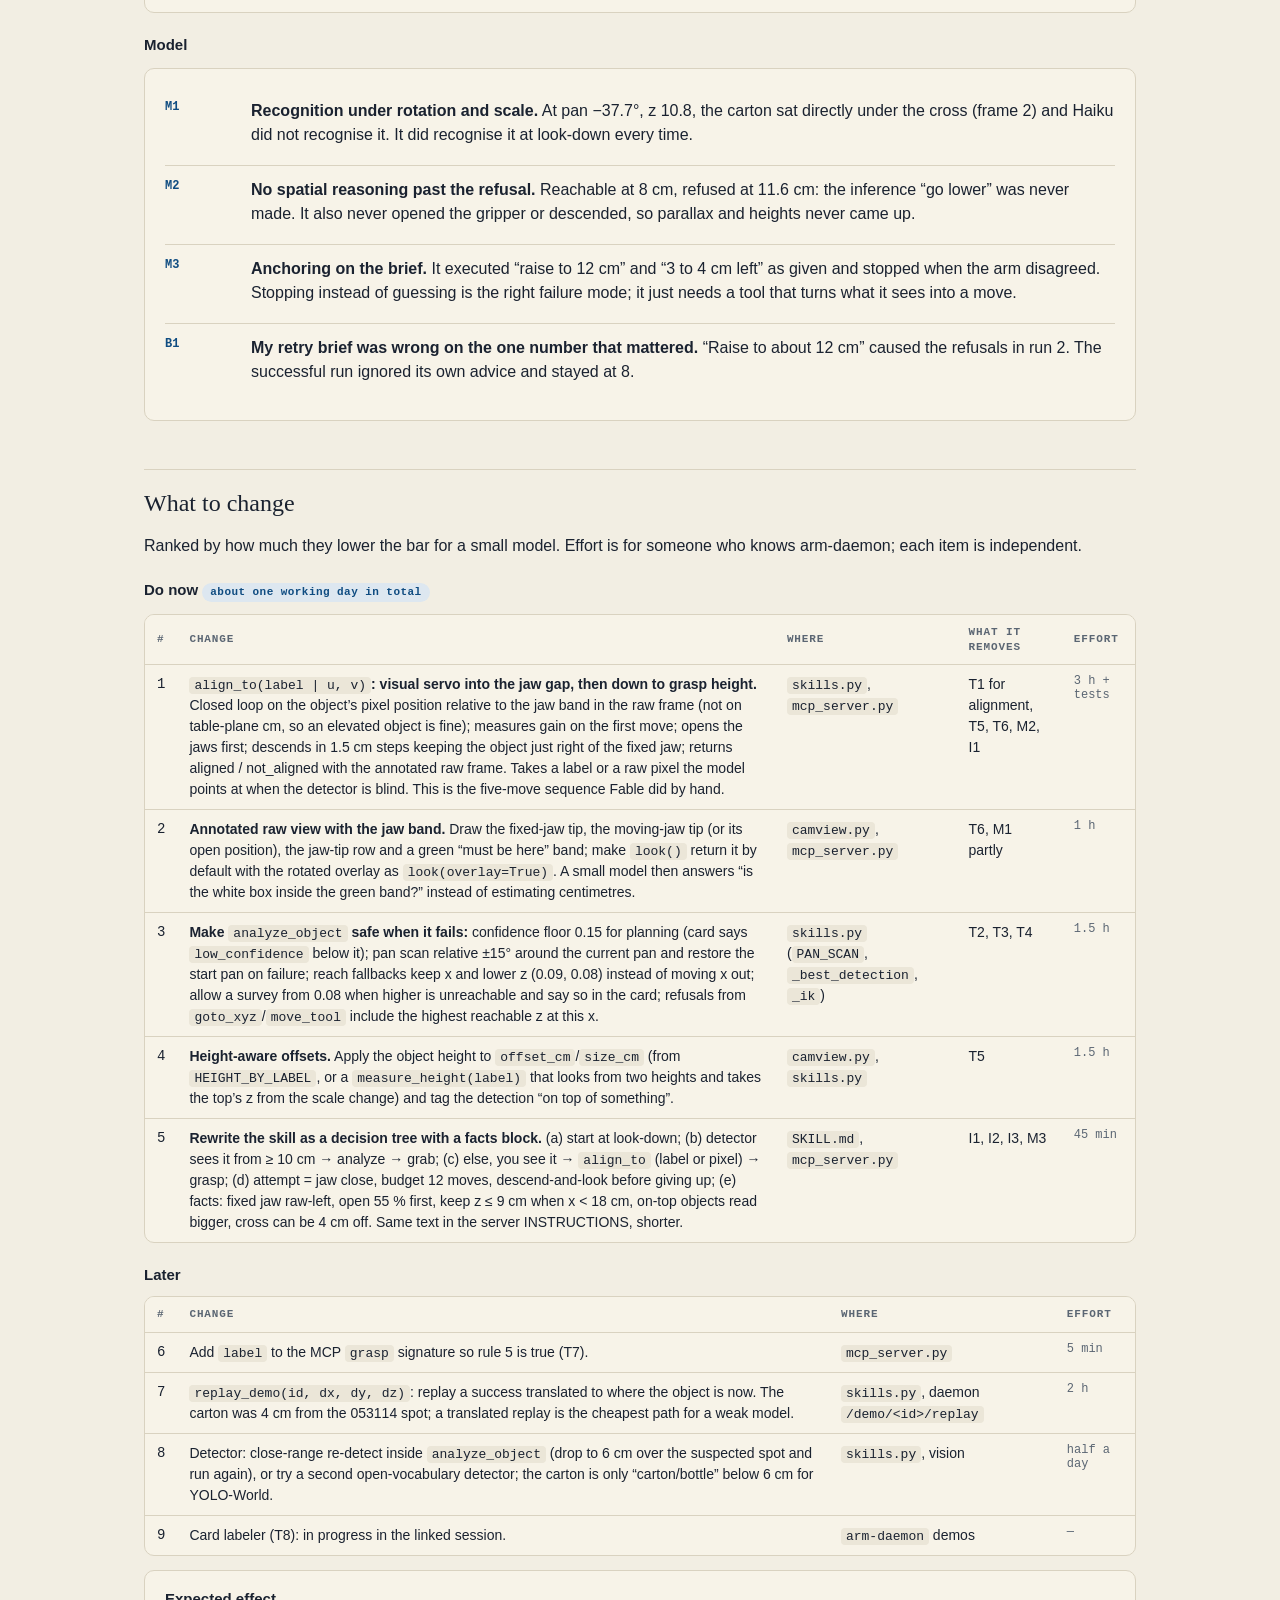
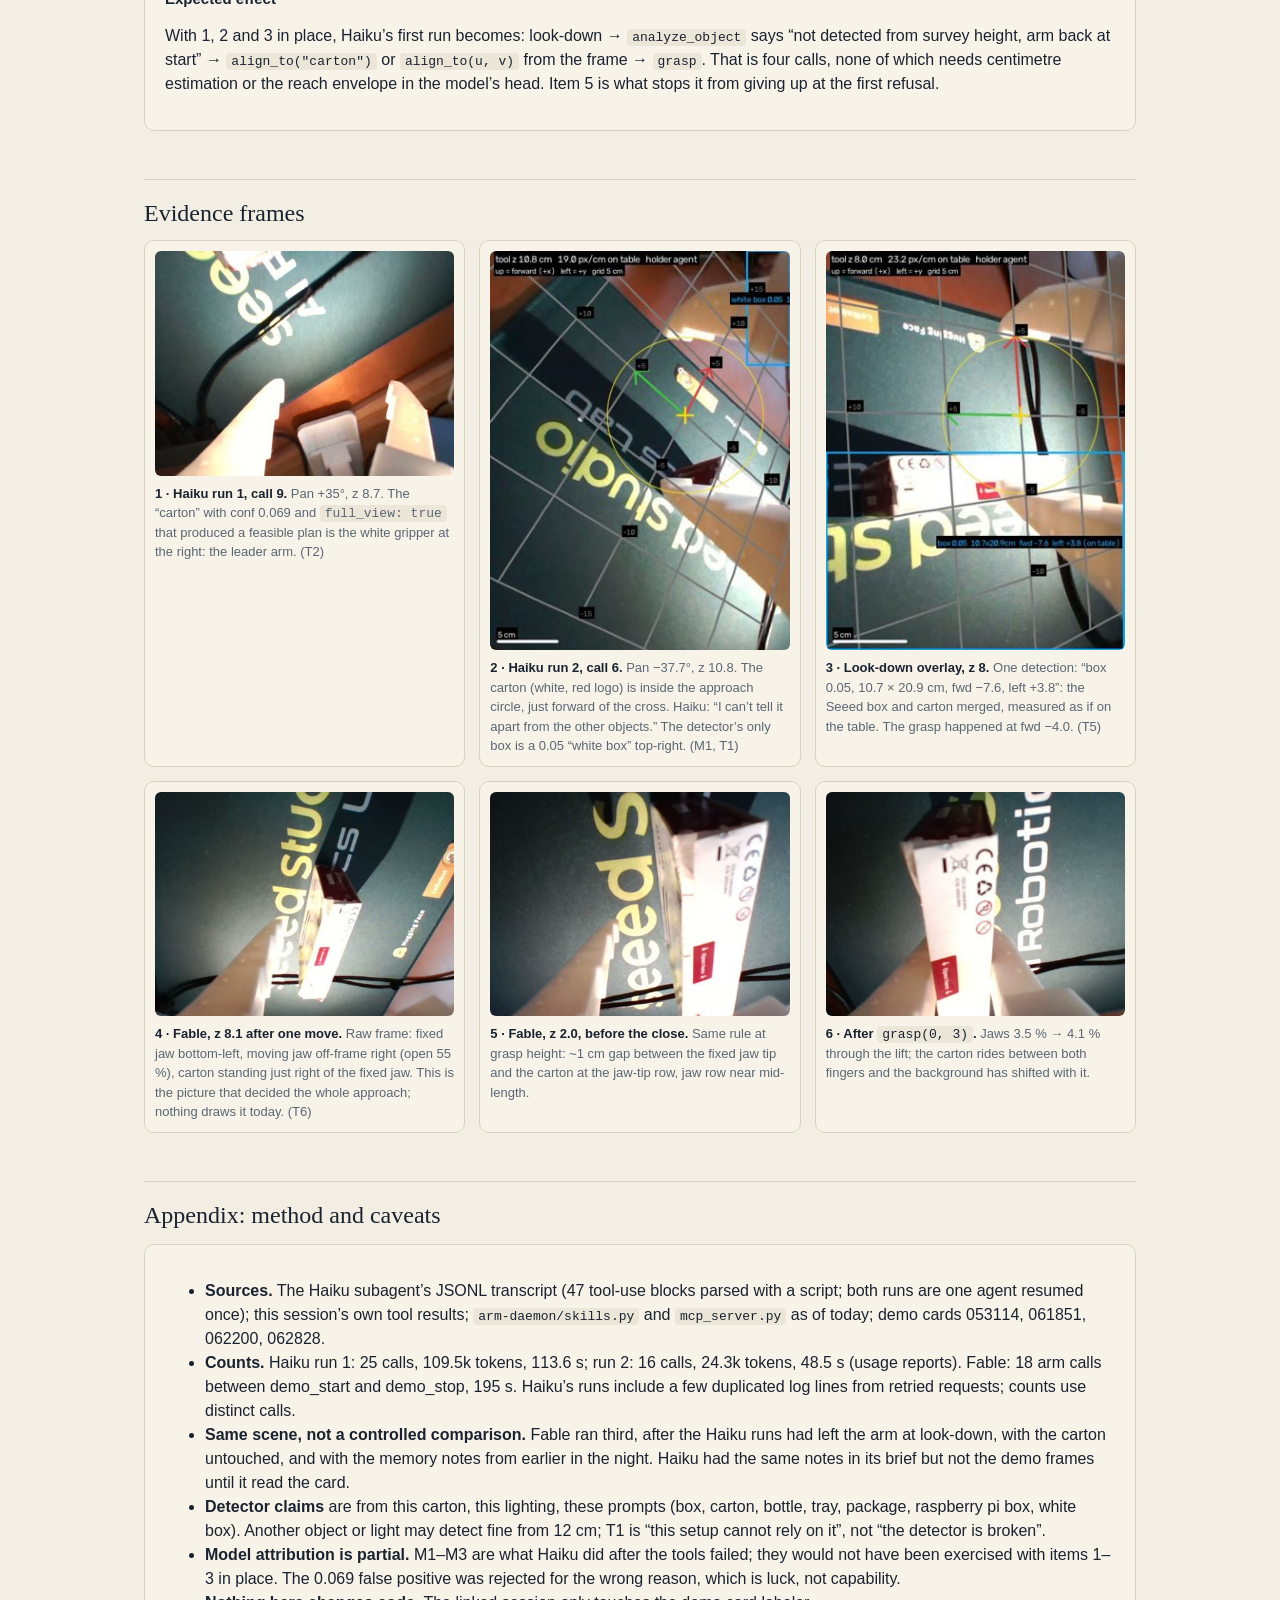
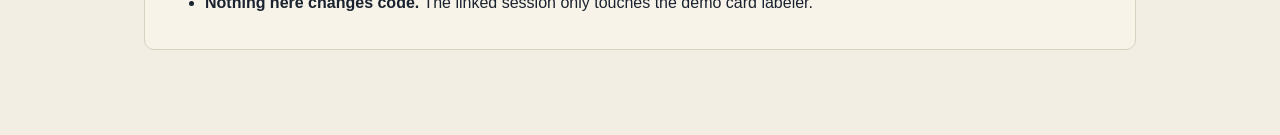
<file: reports/robot-ai-practices/haiku-grab-diagnosis.html>
<!doctype html>
<html lang="en">
<head>
<meta charset="utf-8">
<meta name="viewport" content="width=device-width, initial-scale=1">
<title>Why Haiku could not grab the carton</title>
<style>
:root{
  --paper:#f2eee3; --card:#f7f3e8; --line:#d9d2c0; --ink:#1a2230; --muted:#5b6673;
  --accent:#0f4c81; --accent-soft:#dde7f0;
  --good:#1a6e4f; --good-bg:#dcebe2; --warn:#9a6200; --warn-bg:#f1e6cc; --bad:#a8342a; --bad-bg:#f0d9d5;
  --mono:ui-monospace,"SF Mono",Menlo,Consolas,monospace;
  --sans:-apple-system,BlinkMacSystemFont,"Segoe UI",Helvetica,Arial,sans-serif;
  --serif:Georgia,"Times New Roman",serif;
}
*{box-sizing:border-box}
body{margin:0;background:var(--paper);color:var(--ink);font:16px/1.5 var(--sans)}
main{max-width:1040px;margin:0 auto;padding:40px 24px 80px}
.eyebrow{font:600 11px/1 var(--mono);letter-spacing:.14em;text-transform:uppercase;color:var(--accent);margin:0 0 14px}
h1{font:400 34px/1.2 var(--serif);margin:0 0 14px;max-width:900px}
h2{font:400 24px/1.25 var(--serif);margin:48px 0 12px;padding-top:18px;border-top:1px solid var(--line)}
h3{font:600 15px/1.3 var(--sans);margin:22px 0 8px}
.standfirst{font-size:18px;color:var(--ink);max-width:860px;margin:0 0 16px}
.meta{font:12px/1.6 var(--mono);color:var(--muted);margin:0 0 26px}
.meta b{color:var(--ink);font-weight:600}
.tiles{display:grid;grid-template-columns:repeat(auto-fit,minmax(150px,1fr));gap:12px;margin:0 0 8px}
.tile{background:var(--card);border:1px solid var(--line);border-radius:10px;padding:14px 16px}
.tile .k{font:600 11px/1 var(--mono);letter-spacing:.1em;text-transform:uppercase;color:var(--muted);margin-bottom:8px;display:flex;align-items:center;gap:6px}
.tile .v{font:400 30px/1 var(--serif);font-variant-numeric:tabular-nums}
.tile .s{font-size:12px;color:var(--muted);margin-top:6px}
.dot{width:8px;height:8px;border-radius:50%;display:inline-block}
.dot.good{background:var(--good)}.dot.bad{background:var(--bad)}.dot.warn{background:var(--warn)}
.pill{display:inline-block;font:600 11px/1 var(--mono);letter-spacing:.04em;padding:4px 8px;border-radius:999px;white-space:nowrap}
.pill.good{color:var(--good);background:var(--good-bg)}.pill.bad{color:var(--bad);background:var(--bad-bg)}.pill.warn{color:var(--warn);background:var(--warn-bg)}.pill.info{color:var(--accent);background:var(--accent-soft)}
.card{background:var(--card);border:1px solid var(--line);border-radius:10px;padding:18px 20px;margin:14px 0}
.card.lead{border-left:4px solid var(--accent)}
ol.verdict{margin:0;padding-left:22px}
ol.verdict li{margin:8px 0}
.tablewrap{overflow:auto;border:1px solid var(--line);border-radius:10px;background:var(--card);margin:12px 0}
table{border-collapse:collapse;width:100%;font-size:14px}
th{position:sticky;top:0;background:var(--card);text-align:left;font:600 11px/1.3 var(--mono);letter-spacing:.08em;text-transform:uppercase;color:var(--muted);padding:10px 12px;border-bottom:1px solid var(--line)}
td{padding:9px 12px;border-bottom:1px solid var(--line);vertical-align:top}
tr:last-child td{border-bottom:0}
tbody tr:hover td{background:#f1ecdf}
td.num,.num{font-family:var(--mono);font-variant-numeric:tabular-nums;white-space:nowrap}
code{font:13px var(--mono);background:#ebe6d8;padding:1px 5px;border-radius:4px}
.cause{display:grid;grid-template-columns:72px 1fr;gap:14px;padding:12px 0;border-bottom:1px solid var(--line)}
.cause:last-child{border-bottom:0}
.cause .id{font:600 12px/1.4 var(--mono);color:var(--accent)}
.cause .id small{display:block;color:var(--muted);font-weight:400}
.cause p{margin:0 0 6px}
.cause .ev{font-size:13px;color:var(--muted)}
.frames{display:grid;grid-template-columns:repeat(auto-fit,minmax(300px,1fr));gap:14px}
figure{margin:0;background:var(--card);border:1px solid var(--line);border-radius:10px;padding:10px}
figure img{width:100%;height:auto;border-radius:6px;display:block}
figcaption{font-size:13px;color:var(--muted);margin-top:8px}
figcaption b{color:var(--ink)}
.two{display:grid;grid-template-columns:1fr 1fr;gap:16px}
@media (max-width:760px){.two{grid-template-columns:1fr}.cause{grid-template-columns:1fr}}
.effort{font:12px var(--mono);color:var(--muted)}
.small{font-size:13px;color:var(--muted)}
</style>
</head>
<body>
<main>
<p class="eyebrow">HackAIWoo · arm-daemon · 23 Oct 2026 · diagnosis</p>
<h1>Haiku never reached the grasp. The tools could not find the carton from the height the rules demand, and the rules offered no other path.</h1>
<p class="standfirst">Two Haiku runs on the same arm, scene and MCP ended with zero jaw closes after 41 tool calls. The carton was grabbed on the next run in 18 calls once the agent judged the raw camera frame itself and set aside three of the written rules. Most of the gap is tooling and instructions, not model size: the five changes under “Do now” would have let Haiku’s own first plan succeed.</p>
<p class="meta">Scene: red/white Raspberry Pi carton (10.5 × 7 × 3 cm) standing on the Seeed box, 3 cm face up, about <b>4 cm toward the base</b> and <b>3 cm left</b> of the look-down jaw target. Demos: <b>061851</b> Haiku, aborted · <b>062200</b> Haiku retry, aborted · <b>062828</b> Fable, held. Daemon holder <b>agent</b>, no STOP, bus ok throughout.</p>

<div class="card" style="border-left:4px solid var(--good)">
<h3 style="margin-top:0">Update, 08:15: Haiku grabbed the carton on the re-run <span class="pill good">held, 1 close</span></h3>
<p>Same model, same scene, new tools, and a brief with no coordinates (only “load the driving-the-arm skill and grab the box”). Demo <span class="num">20261023-081522-grab-the-box</span>: 31 tool calls, 100 s, one jaw close at tool z 3.8 cm (open 54.6 %, stop 4.3 %, 5.0 % after a 2 cm lift), carton held and lifted 3.3 cm.</p>
<ul>
<li><b>What carried it:</b> the raw view with the jaw band. Haiku read “left edge at about x 320, matching target_left 320.7” off <code>look()</code> and moved the tool in 1.5 to 3 cm steps with a look between each, exactly the facts block. The detector never listed the carton (as predicted), and the grasp verdict came from the jaw reading because <code>grasp(label)</code> now treats “no detection” as no evidence.</li>
<li><b>What did not work:</b> <code>align_to(u, v)</code> refused seven times with “no trackable region”. Cause: the blob tracker's flood fill used the floating (neighbour) range, which crawls across a whole photo; on the saved frame from this run it filled 99 % of the image from every seed. Fixed the same hour: fixed range (within 30 of the seed colour) plus a 9-point neighbourhood search so a seed on the print still finds the white face. On that frame the tracker now returns the carton with its left edge at x 322. Covered by a test on the real frame (<code>tests/data/lookdown-carton-20261023-081522-000092.jpg</code>).</li>
<li><b>Still unverified on hardware:</b> <code>align_to</code> end to end. Haiku's pick went through the manual path; the closed loop has only run on the fake daemon and on saved frames.</li>
</ul>
</div>

<div class="tiles">
  <div class="tile"><div class="k"><span class="dot bad"></span>Haiku · run 1</div><div class="v">25</div><div class="s">tool calls · 113 s · 0 closes</div></div>
  <div class="tile"><div class="k"><span class="dot bad"></span>Haiku · run 2</div><div class="v">16</div><div class="s">tool calls · 48 s · 0 closes · never opened the jaws</div></div>
  <div class="tile"><div class="k"><span class="dot good"></span>Fable · run 3</div><div class="v">18</div><div class="s">tool calls · 195 s · 1 close · held</div></div>
  <div class="tile"><div class="k"><span class="dot warn"></span>analyze_object</div><div class="v">0 / 5</div><div class="s">calls that returned a usable plan</div></div>
  <div class="tile"><div class="k"><span class="dot warn"></span>Refused moves</div><div class="v">4</div><div class="s">all “unreachable top-down” at z ≥ 11 cm</div></div>
</div>

<div class="card lead">
<h3 style="margin-top:0">Verdict, in order of weight</h3>
<ol class="verdict">
  <li><b>The detector cannot see this carton from above 6 cm.</b> YOLO-World returned nothing for it at 8, 10.8, 11.5, 12 and 14 cm with every prompt tried; it first appeared at 5 cm (conf 0.19). <code>analyze_object</code> requires a detection at survey height, so its precondition is unsatisfiable here, and rule 1 (“never approach from a close-up”) forbids the only path that works.</li>
  <li><b>analyze_object’s search makes things worse when it fails:</b> it pans the arm to absolute +35° / −40° and leaves it there, accepts detections of any confidence (a 0.069 “carton” that was the leader arm’s gripper got a full plan), and its reach fallbacks move the tool away from the base, away from the object.</li>
  <li><b>Survey heights of 11–12 cm are unreachable at x &lt; 18 cm,</b> and refusals say “tilt 10 deg” without saying what is reachable. Fable did the whole approach between z 8 and z 2, never above 8.</li>
  <li><b>The skill text has no manual route and no definition of “attempt”.</b> Haiku obeyed rule 1 literally twice, rejected a (wrong) plan for the wrong reason, and stopped after exploration failures with zero closes, as rule 7 told it to.</li>
  <li><b>Model limits showed, but only after the tooling failed:</b> Haiku did not recognise the carton sitting under the cross at pan −38°, never thought to lower the arm when 12 cm was refused, and anchored on numbers in my brief (“raise to 12 cm”) that were themselves wrong.</li>
</ol>
</div>

<h2>What happened, call by call</h2>
<p class="small">Compressed from the subagent transcript (47 tool calls parsed) and this session’s own calls. Times are wall-clock between demo_start and demo_stop.</p>

<h3>Haiku run 1 · demo 061851 · 25 calls · 113 s <span class="pill bad">aborted, 0 closes</span></h3>
<div class="tablewrap"><table>
<thead><tr><th>#</th><th>Call</th><th>Result</th><th>Why it mattered</th></tr></thead>
<tbody>
<tr><td class="num">1–2</td><td><code>state</code>, <code>find_demos("grab the box")</code></td><td>Read the 053114 success card (z 0.8, open 55 %, jaws 5.9 %)</td><td>Correct start.</td></tr>
<tr><td class="num">3</td><td><code>analyze_object("box", 0.12)</code></td><td>Survey at (20.7, −11.7, 11.5) after a pan to +35°; “box” 0.21 = the Seeed box edge, partial view</td><td>goto z 0.12 refused at x 0.20, fallback moved x to 0.24. Arm left at +35°.</td></tr>
<tr><td class="num">4</td><td><code>analyze_object("box", 0.20)</code></td><td>Partial view again</td><td>Height a model cannot reach top-down anywhere.</td></tr>
<tr><td class="num">5</td><td><code>goto_xyz(0.18, 0, 0.22)</code></td><td><span class="pill bad">refused</span> tilt 46°</td><td></td></tr>
<tr><td class="num">6–7</td><td><code>pose("ready")</code>, <code>pose("look-down")</code></td><td>Recovered a known view; carton visible lower-left</td><td>Good recovery, the only one Haiku made.</td></tr>
<tr><td class="num">8</td><td><code>look(prompts="box,carton,bottle,tray")</code></td><td>Detections: none at 8 cm</td><td>T1: detector blind above 6 cm.</td></tr>
<tr><td class="num">9</td><td><code>analyze_object("carton", 0.14)</code></td><td>Pan +35° → “carton” <b>conf 0.069</b> at table (19.5, −25.3), full_view, feasible plan</td><td>False positive: the leader arm’s gripper on the desk. Haiku rejected it because survey z 8.7 &lt; 10, not because of confidence.</td></tr>
<tr><td class="num">10</td><td><code>analyze_object("carton", 0.12)</code></td><td>Not found, pans +35°, −40°; arm left at −40°</td><td>T3: no restore after a failed scan.</td></tr>
<tr><td class="num">11</td><td><code>goto_xyz(0.15, 0.05, 0.12)</code></td><td><span class="pill bad">refused</span> tilt 10°</td><td>T4: unreachable at this height, reachable at 8 cm.</td></tr>
<tr><td class="num">12–13</td><td><code>pose("look-down")</code>, <code>demo_stop(aborted)</code></td><td>Stopped: “survey not converging”</td><td>Rule 7 read as “stop after exploration failures”.</td></tr>
</tbody></table></div>

<h3>Haiku run 2 · demo 062200 · 16 calls · 48 s <span class="pill bad">aborted, 0 closes</span></h3>
<p class="small">Brief from this session: carton position in cm, “raise the tool to about 12 cm, then 4 cm toward the base and 3 cm left, then analyze, then grab”.</p>
<div class="tablewrap"><table>
<thead><tr><th>#</th><th>Call</th><th>Result</th><th>Why it mattered</th></tr></thead>
<tbody>
<tr><td class="num">1</td><td><code>look</code> at look-down</td><td>Carton seen lower-left, as briefed</td><td></td></tr>
<tr><td class="num">2</td><td><code>move_tool(dz +0.04)</code></td><td>z 11.8</td><td>B1: my brief said 12 cm. Wrong for x &lt; 18.</td></tr>
<tr><td class="num">3</td><td><code>move_tool(−0.03, +0.02)</code></td><td>ok → (17.9, 2.2, 11.6)</td><td></td></tr>
<tr><td class="num">4</td><td><code>move_tool(−0.03, +0.01)</code></td><td><span class="pill bad">refused</span> tilt 10°</td><td>M2: did not try lowering instead.</td></tr>
<tr><td class="num">5</td><td><code>move_tool(dy +0.02)</code></td><td>ok → (18.3, 4.4, 11.5)</td><td>Drifting left; the overlay’s left offset was inflated (T5).</td></tr>
<tr><td class="num">6</td><td><code>goto_xyz(0.135, 0.075, 0.11)</code></td><td>ok, pan −37.7°; <b>carton directly under the cross</b> in the overlay</td><td>M1: Haiku wrote “I can’t tell it apart from the other objects” and left.</td></tr>
<tr><td class="num">7–8</td><td><code>pose("look-down")</code>, <code>demo_stop(aborted)</code></td><td>Never opened the jaws, never descended</td><td></td></tr>
</tbody></table></div>

<h3>Fable run · demo 062828 · 18 calls · 195 s <span class="pill good">held, jaws 3.5 → 4.1 % through a 3 cm lift</span></h3>
<div class="tablewrap"><table>
<thead><tr><th>#</th><th>Call</th><th>Result</th><th>What was different</th></tr></thead>
<tbody>
<tr><td class="num">1–2</td><td><code>find_demos</code>, <code>look(raw=True)</code></td><td>Carton at raw (265, 225) vs jaw target (376, 312); fixed jaw is raw-left</td><td>Judged from the <b>raw</b> frame, not the overlay; discounted the overlay cm because the carton stands on the Seeed box.</td></tr>
<tr><td class="num">3–4</td><td><code>gripper(55)</code>, <code>move_tool(−0.04, +0.025, 0)</code> at z 8</td><td>ok, pan −11.7°</td><td>Stayed at 8 cm: reachable. Opened before any descent.</td></tr>
<tr><td class="num">5</td><td><code>read_demo(053114, 4 frames)</code></td><td>Reference frames of “between the jaws”</td><td>Used the success demo as a picture, not just numbers.</td></tr>
<tr><td class="num">6–11</td><td>3 × (<code>move_tool dz −0.015</code>, <code>look(raw)</code>) with dy −0.8, −1.0</td><td>z 6.6 → 5.0 → 3.4; carton stays ~1 cm right of the fixed jaw tip at the jaw-tip row</td><td>Paced descent with re-centering; detector only found the carton from z 5 down.</td></tr>
<tr><td class="num">12–13</td><td><code>move_tool(0, −0.02, −0.015)</code>, <code>look(raw)</code></td><td>z 2.0, jaw row near mid-length</td><td></td></tr>
<tr><td class="num">14</td><td><code>grasp(0, lift 3)</code></td><td><span class="pill good">held</span> 3.5 % → 4.1 %</td><td>One close.</td></tr>
<tr><td class="num">15–16</td><td><code>look(raw)</code>, <code>demo_stop(success)</code></td><td>Carton rides between both jaws</td><td></td></tr>
</tbody></table></div>

<h2>Root causes</h2>

<h3>Tooling (arm-daemon/skills.py, camview.py, mcp_server.py)</h3>
<div class="card">
<div class="cause"><div class="id">T1<small>blocking</small></div><div><p><b>Detector blind spot above 6 cm.</b> YOLO-World misses this carton at every survey height; it appears only from z 5 down (0.19) and z 3.4 (0.31). <code>analyze_object</code> cannot return a plan without a detection, and <code>grab()</code> aligns on detector offsets at approach z 6, where it would also see nothing (<code>off is None</code> → not_aligned).</p><p class="ev">Evidence: run 1 call 8 (“detections: none” at 8 cm); run 2 looks at 11.5–11.8 cm; Fable’s looks at 8.0 and 6.6 cm (none), 5.0 (carton 0.19), 3.4 (0.31).</p></div></div>
<div class="cause"><div class="id">T2<small>blocking</small></div><div><p><b>No confidence floor in planning.</b> <code>_best_detection</code> takes the highest-confidence box whatever its value; the overlay hides &lt; 0.15 but the planner does not. A 0.069 “carton” (the leader arm’s gripper, 25 cm to the right) got <code>full_view: true</code> and a feasible plan with roll 90 to (0.195, −0.253).</p><p class="ev">Evidence: run 1 call 9; frame 1 below. Haiku refused it for an unrelated reason. A model that trusted the card would have driven the gripper into the leader arm.</p></div></div>
<div class="cause"><div class="id">T3<small>blocking</small></div><div><p><b>Pan scan is absolute, wide and one-way.</b> <code>PAN_SCAN = (35, −40)</code> writes absolute servo angles regardless of the current pan or where the object was last seen, and after a failed scan the arm stays at −40°. Every failed analyze left the arm pointing 40° away from the carton, so Haiku’s next <code>look</code> showed an unrelated scene.</p><p class="ev">Evidence: run 1 calls 3, 10, 11 (tool y −0.117 then +0.118 after scans).</p></div></div>
<div class="cause"><div class="id">T4<small>blocking</small></div><div><p><b>Survey height unreachable near the base; fallbacks go the wrong way; refusals name no alternative.</b> Top-down IK rejects z 0.11–0.12 at x &lt; 0.18 (tilt &gt; 12°). The fallbacks try x 0.24, 0.22, 0.20: further from the base, away from an object at x 0.16. <code>goto_xyz</code>/<code>move_tool</code> answer “unreachable top-down: tilt 10 deg” and nothing else; z ≤ 0.085 at x 0.16 is fine (Fable’s whole approach).</p><p class="ev">Evidence: 4 refusals across the Haiku runs, all at z ≥ 0.11; zero refusals in the Fable run at z ≤ 0.08.</p></div></div>
<div class="cause"><div class="id">T5<small>misleading</small></div><div><p><b>Overlay centimetres assume the table plane.</b> The carton top is ~5 cm above the model table, so sizes and offsets read 1.5–2× too large. The look-down overlay said fwd −7.6, left +3.8 cm; the grasp happened at dx −4.0 and a net dy of −1.3 cm. <code>HEIGHT_BY_LABEL</code> exists but is not applied to the offsets, and the “(on table)” caveat is a footnote a small model takes literally.</p><p class="ev">Evidence: frame 3 below; Haiku run 2 drifted 4.4 cm left on the overlay’s numbers.</p></div></div>
<div class="cause"><div class="id">T6<small>missing</small></div><div><p><b>“Between the jaws” is not drawn anywhere.</b> The judgement that worked lives in the raw frame: fixed jaw = raw-left (base side), moving jaw = raw-right and off-frame when open, the object must sit just right of the fixed jaw tip with ~1 cm gap at the jaw-tip row. <code>look()</code> defaults to the rotated overlay whose cross is a model estimate (4 cm off in demo 053114); <code>look(raw=True)</code> has no annotations at all.</p><p class="ev">Evidence: frames 4–6 below; the 053114 notes.</p></div></div>
<div class="cause"><div class="id">T7<small>minor</small></div><div><p><b>Instruction/tool mismatch.</b> Server rule 5 says <code>grasp(label=...)</code>; the MCP signature is <code>grasp(close_pct, lift_cm)</code>. Following the rule literally raises a validation error.</p></div></div>
<div class="cause"><div class="id">T8<small>in progress</small></div><div><p><b>Auto cards mislabel aborted and place-only runs</b> (closed_empty with lift/carry phases; never_closed + failed for a successful put-down). Being fixed in the linked session.</p></div></div>
</div>

<h3>Instructions (.claude/skills/driving-the-arm/SKILL.md, server INSTRUCTIONS)</h3>
<div class="card">
<div class="cause"><div class="id">I1</div><div><p><b>Rule 1 is absolute and has no fallback.</b> “analyze_object from 10 cm or higher until full_view … Never approach from a close-up.” With T1 this is a dead end, and no manual route is described. Haiku obeyed it twice and even rejected a full_view card because 8.7 &lt; 10.</p></div></div>
<div class="cause"><div class="id">I2</div><div><p><b>“Three attempts, then stop” defines neither an attempt nor an exploration budget.</b> Haiku counted exploration failures as attempts and stopped with zero closes. A small model needs: attempt = jaw close; a move budget (say 12) before asking; and “if you can see it at look-down, descend and look before giving up”.</p></div></div>
<div class="cause"><div class="id">I3</div><div><p><b>The facts that made the grab work are not in the skill.</b> Which jaw is fixed; raw-frame axes; open 55 % before descending; objects on top of something read larger and farther; reach envelope (keep z ≤ 9 cm when x &lt; 18 cm); the overlay cross can be 4 cm off. Fable had them from memory notes and the demo frames.</p></div></div>
</div>

<h3>Model</h3>
<div class="card">
<div class="cause"><div class="id">M1</div><div><p><b>Recognition under rotation and scale.</b> At pan −37.7°, z 10.8, the carton sat directly under the cross (frame 2) and Haiku did not recognise it. It did recognise it at look-down every time.</p></div></div>
<div class="cause"><div class="id">M2</div><div><p><b>No spatial reasoning past the refusal.</b> Reachable at 8 cm, refused at 11.6 cm: the inference “go lower” was never made. It also never opened the gripper or descended, so parallax and heights never came up.</p></div></div>
<div class="cause"><div class="id">M3</div><div><p><b>Anchoring on the brief.</b> It executed “raise to 12 cm” and “3 to 4 cm left” as given and stopped when the arm disagreed. Stopping instead of guessing is the right failure mode; it just needs a tool that turns what it sees into a move.</p></div></div>
<div class="cause"><div class="id">B1</div><div><p><b>My retry brief was wrong on the one number that mattered.</b> “Raise to about 12 cm” caused the refusals in run 2. The successful run ignored its own advice and stayed at 8.</p></div></div>
</div>

<h2>What to change</h2>
<p>Ranked by how much they lower the bar for a small model. Effort is for someone who knows arm-daemon; each item is independent.</p>

<h3>Do now <span class="pill info">about one working day in total</span></h3>
<div class="tablewrap"><table>
<thead><tr><th>#</th><th>Change</th><th>Where</th><th>What it removes</th><th>Effort</th></tr></thead>
<tbody>
<tr><td class="num">1</td><td><b><code>align_to(label | u, v)</code>: visual servo into the jaw gap, then down to grasp height.</b> Closed loop on the object’s pixel position relative to the jaw band in the raw frame (not on table-plane cm, so an elevated object is fine); measures gain on the first move; opens the jaws first; descends in 1.5 cm steps keeping the object just right of the fixed jaw; returns aligned / not_aligned with the annotated raw frame. Takes a label or a raw pixel the model points at when the detector is blind. This is the five-move sequence Fable did by hand.</td><td><code>skills.py</code>, <code>mcp_server.py</code></td><td>T1 for alignment, T5, T6, M2, I1</td><td class="effort">3 h + tests</td></tr>
<tr><td class="num">2</td><td><b>Annotated raw view with the jaw band.</b> Draw the fixed-jaw tip, the moving-jaw tip (or its open position), the jaw-tip row and a green “must be here” band; make <code>look()</code> return it by default with the rotated overlay as <code>look(overlay=True)</code>. A small model then answers “is the white box inside the green band?” instead of estimating centimetres.</td><td><code>camview.py</code>, <code>mcp_server.py</code></td><td>T6, M1 partly</td><td class="effort">1 h</td></tr>
<tr><td class="num">3</td><td><b>Make <code>analyze_object</code> safe when it fails:</b> confidence floor 0.15 for planning (card says <code>low_confidence</code> below it); pan scan relative ±15° around the current pan and restore the start pan on failure; reach fallbacks keep x and lower z (0.09, 0.08) instead of moving x out; allow a survey from 0.08 when higher is unreachable and say so in the card; refusals from <code>goto_xyz</code>/<code>move_tool</code> include the highest reachable z at this x.</td><td><code>skills.py</code> (<code>PAN_SCAN</code>, <code>_best_detection</code>, <code>_ik</code>)</td><td>T2, T3, T4</td><td class="effort">1.5 h</td></tr>
<tr><td class="num">4</td><td><b>Height-aware offsets.</b> Apply the object height to <code>offset_cm</code>/<code>size_cm</code> (from <code>HEIGHT_BY_LABEL</code>, or a <code>measure_height(label)</code> that looks from two heights and takes the top’s z from the scale change) and tag the detection “on top of something”.</td><td><code>camview.py</code>, <code>skills.py</code></td><td>T5</td><td class="effort">1.5 h</td></tr>
<tr><td class="num">5</td><td><b>Rewrite the skill as a decision tree with a facts block.</b> (a) start at look-down; (b) detector sees it from ≥ 10 cm → analyze → grab; (c) else, you see it → <code>align_to</code> (label or pixel) → grasp; (d) attempt = jaw close, budget 12 moves, descend-and-look before giving up; (e) facts: fixed jaw raw-left, open 55 % first, keep z ≤ 9 cm when x &lt; 18 cm, on-top objects read bigger, cross can be 4 cm off. Same text in the server INSTRUCTIONS, shorter.</td><td><code>SKILL.md</code>, <code>mcp_server.py</code></td><td>I1, I2, I3, M3</td><td class="effort">45 min</td></tr>
</tbody></table></div>

<h3>Later</h3>
<div class="tablewrap"><table>
<thead><tr><th>#</th><th>Change</th><th>Where</th><th>Effort</th></tr></thead>
<tbody>
<tr><td class="num">6</td><td>Add <code>label</code> to the MCP <code>grasp</code> signature so rule 5 is true (T7).</td><td><code>mcp_server.py</code></td><td class="effort">5 min</td></tr>
<tr><td class="num">7</td><td><code>replay_demo(id, dx, dy, dz)</code>: replay a success translated to where the object is now. The carton was 4 cm from the 053114 spot; a translated replay is the cheapest path for a weak model.</td><td><code>skills.py</code>, daemon <code>/demo/&lt;id&gt;/replay</code></td><td class="effort">2 h</td></tr>
<tr><td class="num">8</td><td>Detector: close-range re-detect inside <code>analyze_object</code> (drop to 6 cm over the suspected spot and run again), or try a second open-vocabulary detector; the carton is only “carton/bottle” below 6 cm for YOLO-World.</td><td><code>skills.py</code>, vision</td><td class="effort">half a day</td></tr>
<tr><td class="num">9</td><td>Card labeler (T8): in progress in the linked session.</td><td><code>arm-daemon</code> demos</td><td class="effort">—</td></tr>
</tbody></table></div>

<div class="card">
<h3 style="margin-top:0">Expected effect</h3>
<p>With 1, 2 and 3 in place, Haiku’s first run becomes: look-down → <code>analyze_object</code> says “not detected from survey height, arm back at start” → <code>align_to("carton")</code> or <code>align_to(u, v)</code> from the frame → <code>grasp</code>. That is four calls, none of which needs centimetre estimation or the reach envelope in the model’s head. Item 5 is what stops it from giving up at the first refusal.</p>
</div>

<h2>Evidence frames</h2>
<div class="frames">
<figure><img src="[data-uri]" alt="Raw frame at pan +35: desk edge and the leader arm's gripper"><figcaption><b>1 · Haiku run 1, call 9.</b> Pan +35°, z 8.7. The “carton” with conf 0.069 and <code>full_view: true</code> that produced a feasible plan is the white gripper at the right: the leader arm. (T2)</figcaption></figure>
<figure><img src="[data-uri]" alt="Overlay at pan -38: carton under the cross"><figcaption><b>2 · Haiku run 2, call 6.</b> Pan −37.7°, z 10.8. The carton (white, red logo) is inside the approach circle, just forward of the cross. Haiku: “I can’t tell it apart from the other objects.” The detector’s only box is a 0.05 “white box” top-right. (M1, T1)</figcaption></figure>
<figure><img src="[data-uri]" alt="Look-down overlay with the merged Seeed box + carton detection"><figcaption><b>3 · Look-down overlay, z 8.</b> One detection: “box 0.05, 10.7 × 20.9 cm, fwd −7.6, left +3.8”: the Seeed box and carton merged, measured as if on the table. The grasp happened at fwd −4.0. (T5)</figcaption></figure>
<figure><img src="[data-uri]" alt="Raw frame at z 8 after the first move: carton right of the fixed jaw"><figcaption><b>4 · Fable, z 8.1 after one move.</b> Raw frame: fixed jaw bottom-left, moving jaw off-frame right (open 55 %), carton standing just right of the fixed jaw. This is the picture that decided the whole approach; nothing draws it today. (T6)</figcaption></figure>
<figure><img src="[data-uri]" alt="Raw frame at z 2 just before the close"><figcaption><b>5 · Fable, z 2.0, before the close.</b> Same rule at grasp height: ~1 cm gap between the fixed jaw tip and the carton at the jaw-tip row, jaw row near mid-length.</figcaption></figure>
<figure><img src="[data-uri]" alt="Frame after the grasp and 3 cm lift: carton between both jaws"><figcaption><b>6 · After <code>grasp(0, 3)</code>.</b> Jaws 3.5 % → 4.1 % through the lift; the carton rides between both fingers and the background has shifted with it.</figcaption></figure>
</div>

<h2>Appendix: method and caveats</h2>
<div class="card">
<ul>
<li><b>Sources.</b> The Haiku subagent’s JSONL transcript (47 tool-use blocks parsed with a script; both runs are one agent resumed once); this session’s own tool results; <code>arm-daemon/skills.py</code> and <code>mcp_server.py</code> as of today; demo cards 053114, 061851, 062200, 062828.</li>
<li><b>Counts.</b> Haiku run 1: 25 calls, 109.5k tokens, 113.6 s; run 2: 16 calls, 24.3k tokens, 48.5 s (usage reports). Fable: 18 arm calls between demo_start and demo_stop, 195 s. Haiku’s runs include a few duplicated log lines from retried requests; counts use distinct calls.</li>
<li><b>Same scene, not a controlled comparison.</b> Fable ran third, after the Haiku runs had left the arm at look-down, with the carton untouched, and with the memory notes from earlier in the night. Haiku had the same notes in its brief but not the demo frames until it read the card.</li>
<li><b>Detector claims</b> are from this carton, this lighting, these prompts (box, carton, bottle, tray, package, raspberry pi box, white box). Another object or light may detect fine from 12 cm; T1 is “this setup cannot rely on it”, not “the detector is broken”.</li>
<li><b>Model attribution is partial.</b> M1–M3 are what Haiku did after the tools failed; they would not have been exercised with items 1–3 in place. The 0.069 false positive was rejected for the wrong reason, which is luck, not capability.</li>
<li><b>Nothing here changes code.</b> The linked session only touches the demo card labeler.</li>
</ul>
</div>
</main>
</body>
</html>
</file>
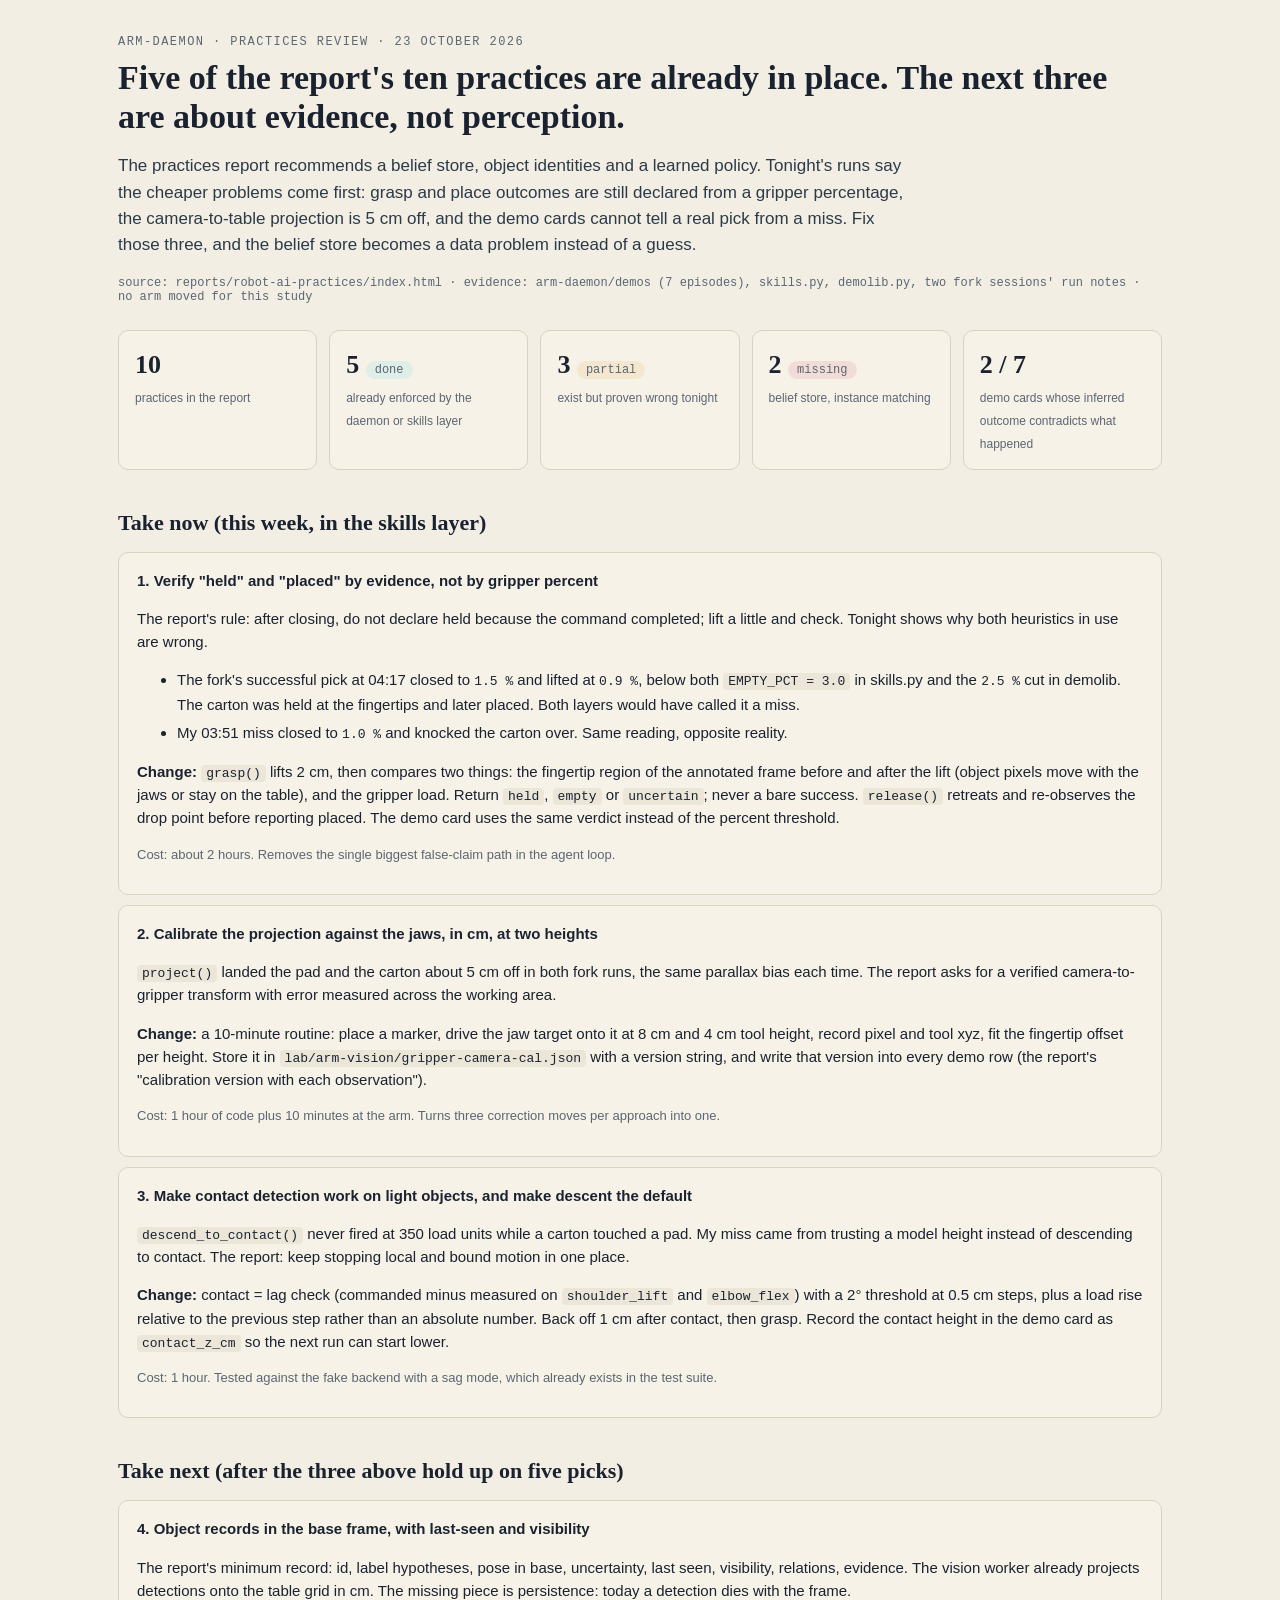
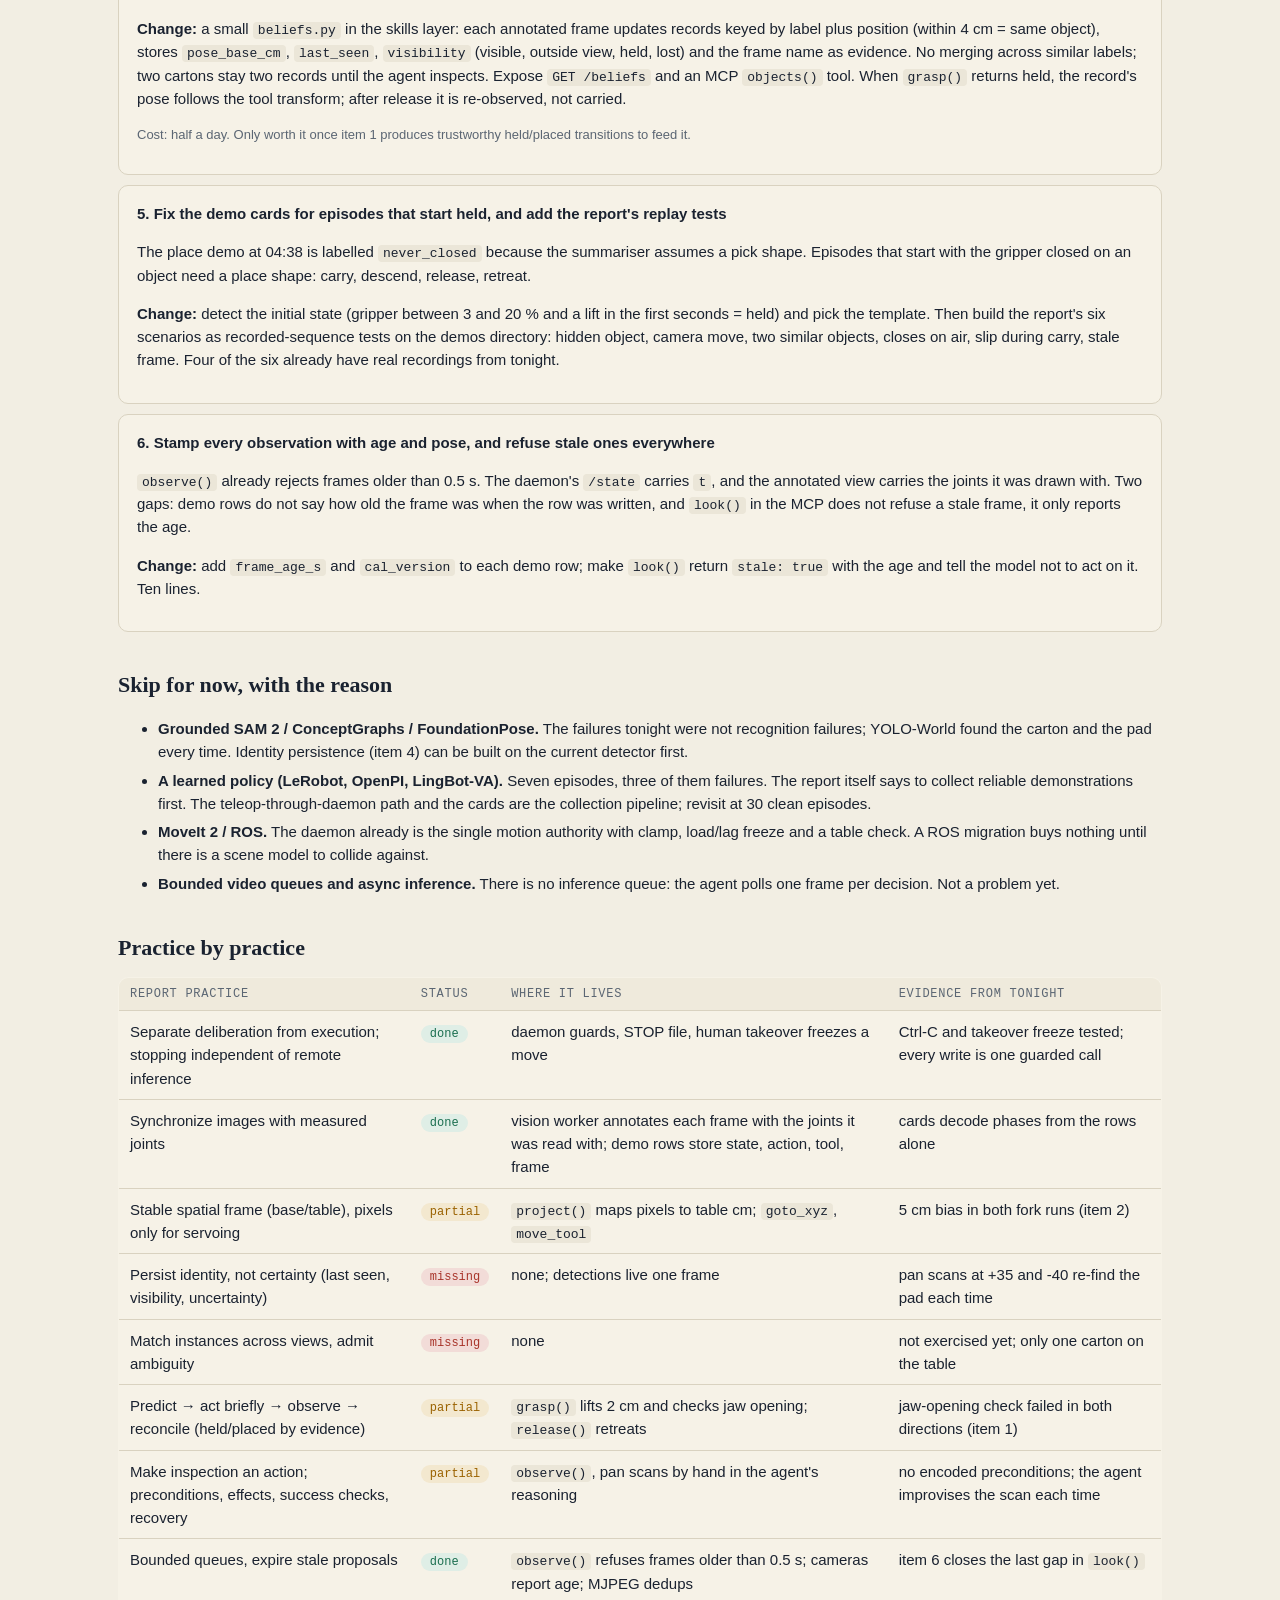
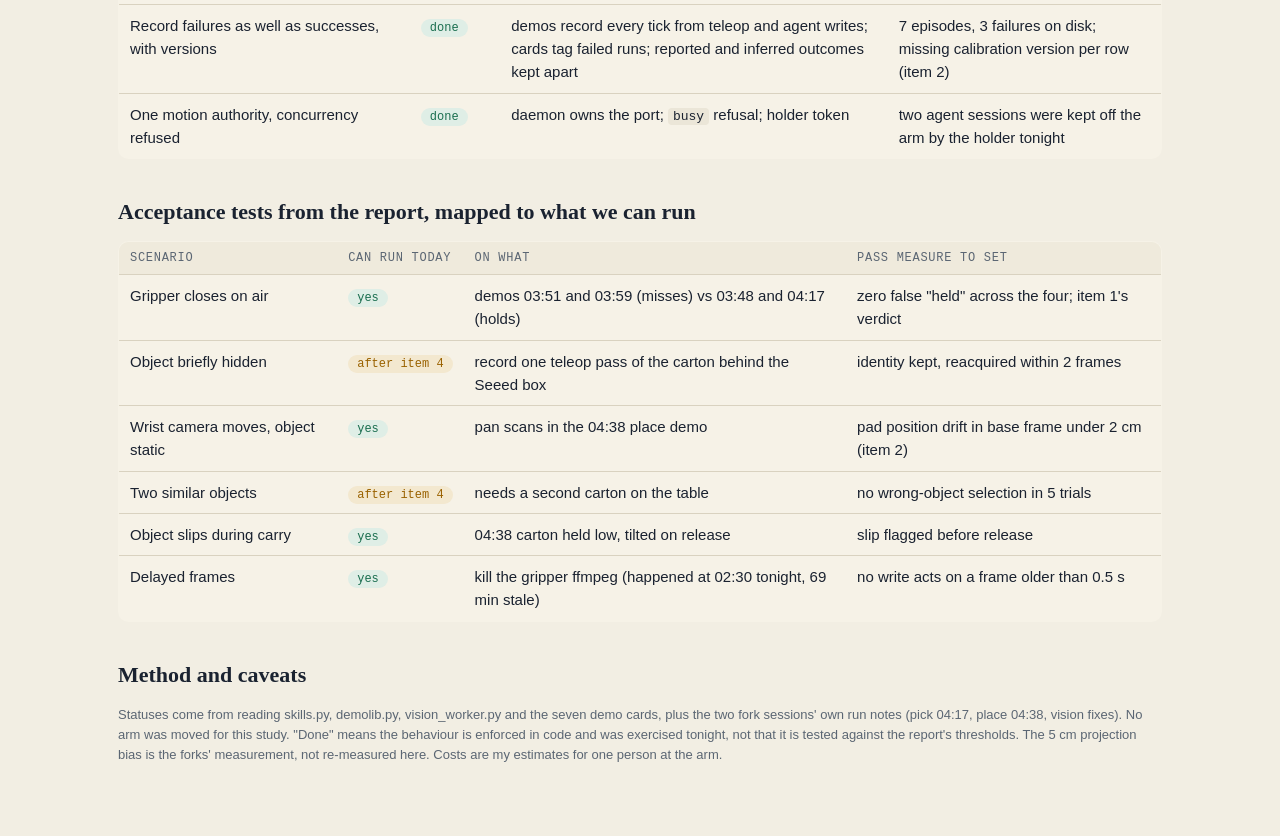
<file: reports/robot-ai-practices/improvements.html>
<!doctype html>
<html lang="en">
<head>
<meta charset="utf-8">
<meta name="viewport" content="width=device-width, initial-scale=1">
<title>Improvements to take from the practices report</title>
<style>
  :root { --paper:#f2eee3; --card:#f6f2e7; --line:#d9d2c0; --ink:#1a2230; --muted:#5b6673; --acc:#1f4e79;
          --good:#1a6e4f; --good-bg:#dfeee6; --warn:#9a6200; --warn-bg:#f3e8cf; --bad:#a8342a; --bad-bg:#f2dcd8; }
  * { box-sizing:border-box; }
  body { margin:0; background:var(--paper); color:var(--ink); font:15px/1.55 -apple-system, "Segoe UI", Helvetica, Arial, sans-serif; }
  .wrap { max-width:1100px; margin:0 auto; padding:36px 28px 60px; }
  .eyebrow { font:12px/1 ui-monospace, SFMono-Regular, Menlo, monospace; letter-spacing:.12em; text-transform:uppercase; color:var(--muted); }
  h1 { font-family: Georgia, "Times New Roman", serif; font-size:34px; line-height:1.15; margin:10px 0 12px; }
  h2 { font-family: Georgia, serif; font-size:22px; margin:36px 0 12px; }
  h3 { font-size:15px; margin:18px 0 6px; }
  .stand { font-size:17px; color:#2c3a48; max-width:800px; }
  .meta { font:12px ui-monospace, Menlo, monospace; color:var(--muted); margin:14px 0 26px; }
  .tiles { display:grid; grid-template-columns:repeat(auto-fit,minmax(170px,1fr)); gap:12px; margin:18px 0 8px; }
  .tile { background:var(--card); border:1px solid var(--line); border-radius:10px; padding:14px 16px; }
  .tile b { display:block; font-family:Georgia, serif; font-size:26px; font-variant-numeric:tabular-nums; }
  .tile span { font-size:12px; color:var(--muted); }
  .pill { display:inline-block; padding:2px 9px; border-radius:999px; font:12px ui-monospace, Menlo, monospace; white-space:nowrap; }
  .good { background:var(--good-bg); color:var(--good); } .warn { background:var(--warn-bg); color:var(--warn); } .bad { background:var(--bad-bg); color:var(--bad); } .na { background:#e6e1d4; color:var(--muted); }
  table { width:100%; border-collapse:collapse; background:var(--card); border:1px solid var(--line); border-radius:10px; overflow:hidden; }
  th, td { padding:9px 11px; border-bottom:1px solid var(--line); text-align:left; vertical-align:top; }
  th { font:12px ui-monospace, Menlo, monospace; letter-spacing:.06em; text-transform:uppercase; color:var(--muted); background:#efeadc; position:sticky; top:0; }
  tr:hover td { background:#f9f6ed; }
  .tbl { overflow:auto; border-radius:10px; margin:10px 0 6px; }
  code { font:13px ui-monospace, Menlo, monospace; background:#ebe6d8; padding:1px 5px; border-radius:4px; }
  .card { background:var(--card); border:1px solid var(--line); border-radius:10px; padding:16px 18px; margin:10px 0; }
  .card h3 { margin-top:0; }
  ol li, ul li { margin:5px 0; }
  .num { font-variant-numeric:tabular-nums; font-family: ui-monospace, Menlo, monospace; font-size:13px; }
  .small { font-size:13px; color:var(--muted); }
</style>
</head>
<body>
<div class="wrap">
  <div class="eyebrow">arm-daemon · practices review · 23 October 2026</div>
  <h1>Five of the report's ten practices are already in place. The next three are about evidence, not perception.</h1>
  <p class="stand">The practices report recommends a belief store, object identities and a learned policy. Tonight's runs say the cheaper problems come first: grasp and place outcomes are still declared from a gripper percentage, the camera-to-table projection is 5 cm off, and the demo cards cannot tell a real pick from a miss. Fix those three, and the belief store becomes a data problem instead of a guess.</p>
  <div class="meta">source: reports/robot-ai-practices/index.html · evidence: arm-daemon/demos (7 episodes), skills.py, demolib.py, two fork sessions' run notes · no arm moved for this study</div>

  <div class="tiles">
    <div class="tile"><b>10</b><span>practices in the report</span></div>
    <div class="tile"><b>5 <span class="pill good">done</span></b><span>already enforced by the daemon or skills layer</span></div>
    <div class="tile"><b>3 <span class="pill warn">partial</span></b><span>exist but proven wrong tonight</span></div>
    <div class="tile"><b>2 <span class="pill bad">missing</span></b><span>belief store, instance matching</span></div>
    <div class="tile"><b>2 / 7</b><span>demo cards whose inferred outcome contradicts what happened</span></div>
  </div>

  <h2>Take now (this week, in the skills layer)</h2>
  <div class="card">
    <h3>1. Verify "held" and "placed" by evidence, not by gripper percent</h3>
    <p>The report's rule: after closing, do not declare held because the command completed; lift a little and check. Tonight shows why both heuristics in use are wrong.</p>
    <ul>
      <li>The fork's successful pick at 04:17 closed to <span class="num">1.5 %</span> and lifted at <span class="num">0.9 %</span>, below both <code>EMPTY_PCT = 3.0</code> in skills.py and the <span class="num">2.5 %</span> cut in demolib. The carton was held at the fingertips and later placed. Both layers would have called it a miss.</li>
      <li>My 03:51 miss closed to <span class="num">1.0 %</span> and knocked the carton over. Same reading, opposite reality.</li>
    </ul>
    <p><b>Change:</b> <code>grasp()</code> lifts 2 cm, then compares two things: the fingertip region of the annotated frame before and after the lift (object pixels move with the jaws or stay on the table), and the gripper load. Return <code>held</code>, <code>empty</code> or <code>uncertain</code>; never a bare success. <code>release()</code> retreats and re-observes the drop point before reporting placed. The demo card uses the same verdict instead of the percent threshold.</p>
    <p class="small">Cost: about 2 hours. Removes the single biggest false-claim path in the agent loop.</p>
  </div>
  <div class="card">
    <h3>2. Calibrate the projection against the jaws, in cm, at two heights</h3>
    <p><code>project()</code> landed the pad and the carton about 5 cm off in both fork runs, the same parallax bias each time. The report asks for a verified camera-to-gripper transform with error measured across the working area.</p>
    <p><b>Change:</b> a 10-minute routine: place a marker, drive the jaw target onto it at 8 cm and 4 cm tool height, record pixel and tool xyz, fit the fingertip offset per height. Store it in <code>lab/arm-vision/gripper-camera-cal.json</code> with a version string, and write that version into every demo row (the report's "calibration version with each observation").</p>
    <p class="small">Cost: 1 hour of code plus 10 minutes at the arm. Turns three correction moves per approach into one.</p>
  </div>
  <div class="card">
    <h3>3. Make contact detection work on light objects, and make descent the default</h3>
    <p><code>descend_to_contact()</code> never fired at 350 load units while a carton touched a pad. My miss came from trusting a model height instead of descending to contact. The report: keep stopping local and bound motion in one place.</p>
    <p><b>Change:</b> contact = lag check (commanded minus measured on <code>shoulder_lift</code> and <code>elbow_flex</code>) with a 2° threshold at 0.5 cm steps, plus a load rise relative to the previous step rather than an absolute number. Back off 1 cm after contact, then grasp. Record the contact height in the demo card as <code>contact_z_cm</code> so the next run can start lower.</p>
    <p class="small">Cost: 1 hour. Tested against the fake backend with a sag mode, which already exists in the test suite.</p>
  </div>

  <h2>Take next (after the three above hold up on five picks)</h2>
  <div class="card">
    <h3>4. Object records in the base frame, with last-seen and visibility</h3>
    <p>The report's minimum record: id, label hypotheses, pose in base, uncertainty, last seen, visibility, relations, evidence. The vision worker already projects detections onto the table grid in cm. The missing piece is persistence: today a detection dies with the frame.</p>
    <p><b>Change:</b> a small <code>beliefs.py</code> in the skills layer: each annotated frame updates records keyed by label plus position (within 4 cm = same object), stores <code>pose_base_cm</code>, <code>last_seen</code>, <code>visibility</code> (visible, outside view, held, lost) and the frame name as evidence. No merging across similar labels; two cartons stay two records until the agent inspects. Expose <code>GET /beliefs</code> and an MCP <code>objects()</code> tool. When <code>grasp()</code> returns held, the record's pose follows the tool transform; after release it is re-observed, not carried.</p>
    <p class="small">Cost: half a day. Only worth it once item 1 produces trustworthy held/placed transitions to feed it.</p>
  </div>
  <div class="card">
    <h3>5. Fix the demo cards for episodes that start held, and add the report's replay tests</h3>
    <p>The place demo at 04:38 is labelled <code>never_closed</code> because the summariser assumes a pick shape. Episodes that start with the gripper closed on an object need a place shape: carry, descend, release, retreat.</p>
    <p><b>Change:</b> detect the initial state (gripper between 3 and 20 % and a lift in the first seconds = held) and pick the template. Then build the report's six scenarios as recorded-sequence tests on the demos directory: hidden object, camera move, two similar objects, closes on air, slip during carry, stale frame. Four of the six already have real recordings from tonight.</p>
  </div>
  <div class="card">
    <h3>6. Stamp every observation with age and pose, and refuse stale ones everywhere</h3>
    <p><code>observe()</code> already rejects frames older than 0.5 s. The daemon's <code>/state</code> carries <code>t</code>, and the annotated view carries the joints it was drawn with. Two gaps: demo rows do not say how old the frame was when the row was written, and <code>look()</code> in the MCP does not refuse a stale frame, it only reports the age.</p>
    <p><b>Change:</b> add <code>frame_age_s</code> and <code>cal_version</code> to each demo row; make <code>look()</code> return <code>stale: true</code> with the age and tell the model not to act on it. Ten lines.</p>
  </div>

  <h2>Skip for now, with the reason</h2>
  <ul>
    <li><b>Grounded SAM 2 / ConceptGraphs / FoundationPose.</b> The failures tonight were not recognition failures; YOLO-World found the carton and the pad every time. Identity persistence (item 4) can be built on the current detector first.</li>
    <li><b>A learned policy (LeRobot, OpenPI, LingBot-VA).</b> Seven episodes, three of them failures. The report itself says to collect reliable demonstrations first. The teleop-through-daemon path and the cards are the collection pipeline; revisit at 30 clean episodes.</li>
    <li><b>MoveIt 2 / ROS.</b> The daemon already is the single motion authority with clamp, load/lag freeze and a table check. A ROS migration buys nothing until there is a scene model to collide against.</li>
    <li><b>Bounded video queues and async inference.</b> There is no inference queue: the agent polls one frame per decision. Not a problem yet.</li>
  </ul>

  <h2>Practice by practice</h2>
  <div class="tbl"><table>
    <tr><th>report practice</th><th>status</th><th>where it lives</th><th>evidence from tonight</th></tr>
    <tr><td>Separate deliberation from execution; stopping independent of remote inference</td><td><span class="pill good">done</span></td><td>daemon guards, STOP file, human takeover freezes a move</td><td>Ctrl-C and takeover freeze tested; every write is one guarded call</td></tr>
    <tr><td>Synchronize images with measured joints</td><td><span class="pill good">done</span></td><td>vision worker annotates each frame with the joints it was read with; demo rows store state, action, tool, frame</td><td>cards decode phases from the rows alone</td></tr>
    <tr><td>Stable spatial frame (base/table), pixels only for servoing</td><td><span class="pill warn">partial</span></td><td><code>project()</code> maps pixels to table cm; <code>goto_xyz</code>, <code>move_tool</code></td><td>5 cm bias in both fork runs (item 2)</td></tr>
    <tr><td>Persist identity, not certainty (last seen, visibility, uncertainty)</td><td><span class="pill bad">missing</span></td><td>none; detections live one frame</td><td>pan scans at +35 and -40 re-find the pad each time</td></tr>
    <tr><td>Match instances across views, admit ambiguity</td><td><span class="pill bad">missing</span></td><td>none</td><td>not exercised yet; only one carton on the table</td></tr>
    <tr><td>Predict → act briefly → observe → reconcile (held/placed by evidence)</td><td><span class="pill warn">partial</span></td><td><code>grasp()</code> lifts 2 cm and checks jaw opening; <code>release()</code> retreats</td><td>jaw-opening check failed in both directions (item 1)</td></tr>
    <tr><td>Make inspection an action; preconditions, effects, success checks, recovery</td><td><span class="pill warn">partial</span></td><td><code>observe()</code>, pan scans by hand in the agent's reasoning</td><td>no encoded preconditions; the agent improvises the scan each time</td></tr>
    <tr><td>Bounded queues, expire stale proposals</td><td><span class="pill good">done</span></td><td><code>observe()</code> refuses frames older than 0.5 s; cameras report age; MJPEG dedups</td><td>item 6 closes the last gap in <code>look()</code></td></tr>
    <tr><td>Record failures as well as successes, with versions</td><td><span class="pill good">done</span></td><td>demos record every tick from teleop and agent writes; cards tag failed runs; reported and inferred outcomes kept apart</td><td>7 episodes, 3 failures on disk; missing calibration version per row (item 2)</td></tr>
    <tr><td>One motion authority, concurrency refused</td><td><span class="pill good">done</span></td><td>daemon owns the port; <code>busy</code> refusal; holder token</td><td>two agent sessions were kept off the arm by the holder tonight</td></tr>
  </table></div>

  <h2>Acceptance tests from the report, mapped to what we can run</h2>
  <div class="tbl"><table>
    <tr><th>scenario</th><th>can run today</th><th>on what</th><th>pass measure to set</th></tr>
    <tr><td>Gripper closes on air</td><td><span class="pill good">yes</span></td><td>demos 03:51 and 03:59 (misses) vs 03:48 and 04:17 (holds)</td><td>zero false "held" across the four; item 1's verdict</td></tr>
    <tr><td>Object briefly hidden</td><td><span class="pill warn">after item 4</span></td><td>record one teleop pass of the carton behind the Seeed box</td><td>identity kept, reacquired within 2 frames</td></tr>
    <tr><td>Wrist camera moves, object static</td><td><span class="pill good">yes</span></td><td>pan scans in the 04:38 place demo</td><td>pad position drift in base frame under 2 cm (item 2)</td></tr>
    <tr><td>Two similar objects</td><td><span class="pill warn">after item 4</span></td><td>needs a second carton on the table</td><td>no wrong-object selection in 5 trials</td></tr>
    <tr><td>Object slips during carry</td><td><span class="pill good">yes</span></td><td>04:38 carton held low, tilted on release</td><td>slip flagged before release</td></tr>
    <tr><td>Delayed frames</td><td><span class="pill good">yes</span></td><td>kill the gripper ffmpeg (happened at 02:30 tonight, 69 min stale)</td><td>no write acts on a frame older than 0.5 s</td></tr>
  </table></div>

  <h2>Method and caveats</h2>
  <p class="small">Statuses come from reading skills.py, demolib.py, vision_worker.py and the seven demo cards, plus the two fork sessions' own run notes (pick 04:17, place 04:38, vision fixes). No arm was moved for this study. "Done" means the behaviour is enforced in code and was exercised tonight, not that it is tested against the report's thresholds. The 5 cm projection bias is the forks' measurement, not re-measured here. Costs are my estimates for one person at the arm.</p>
</div>
</body>
</html>
</file>
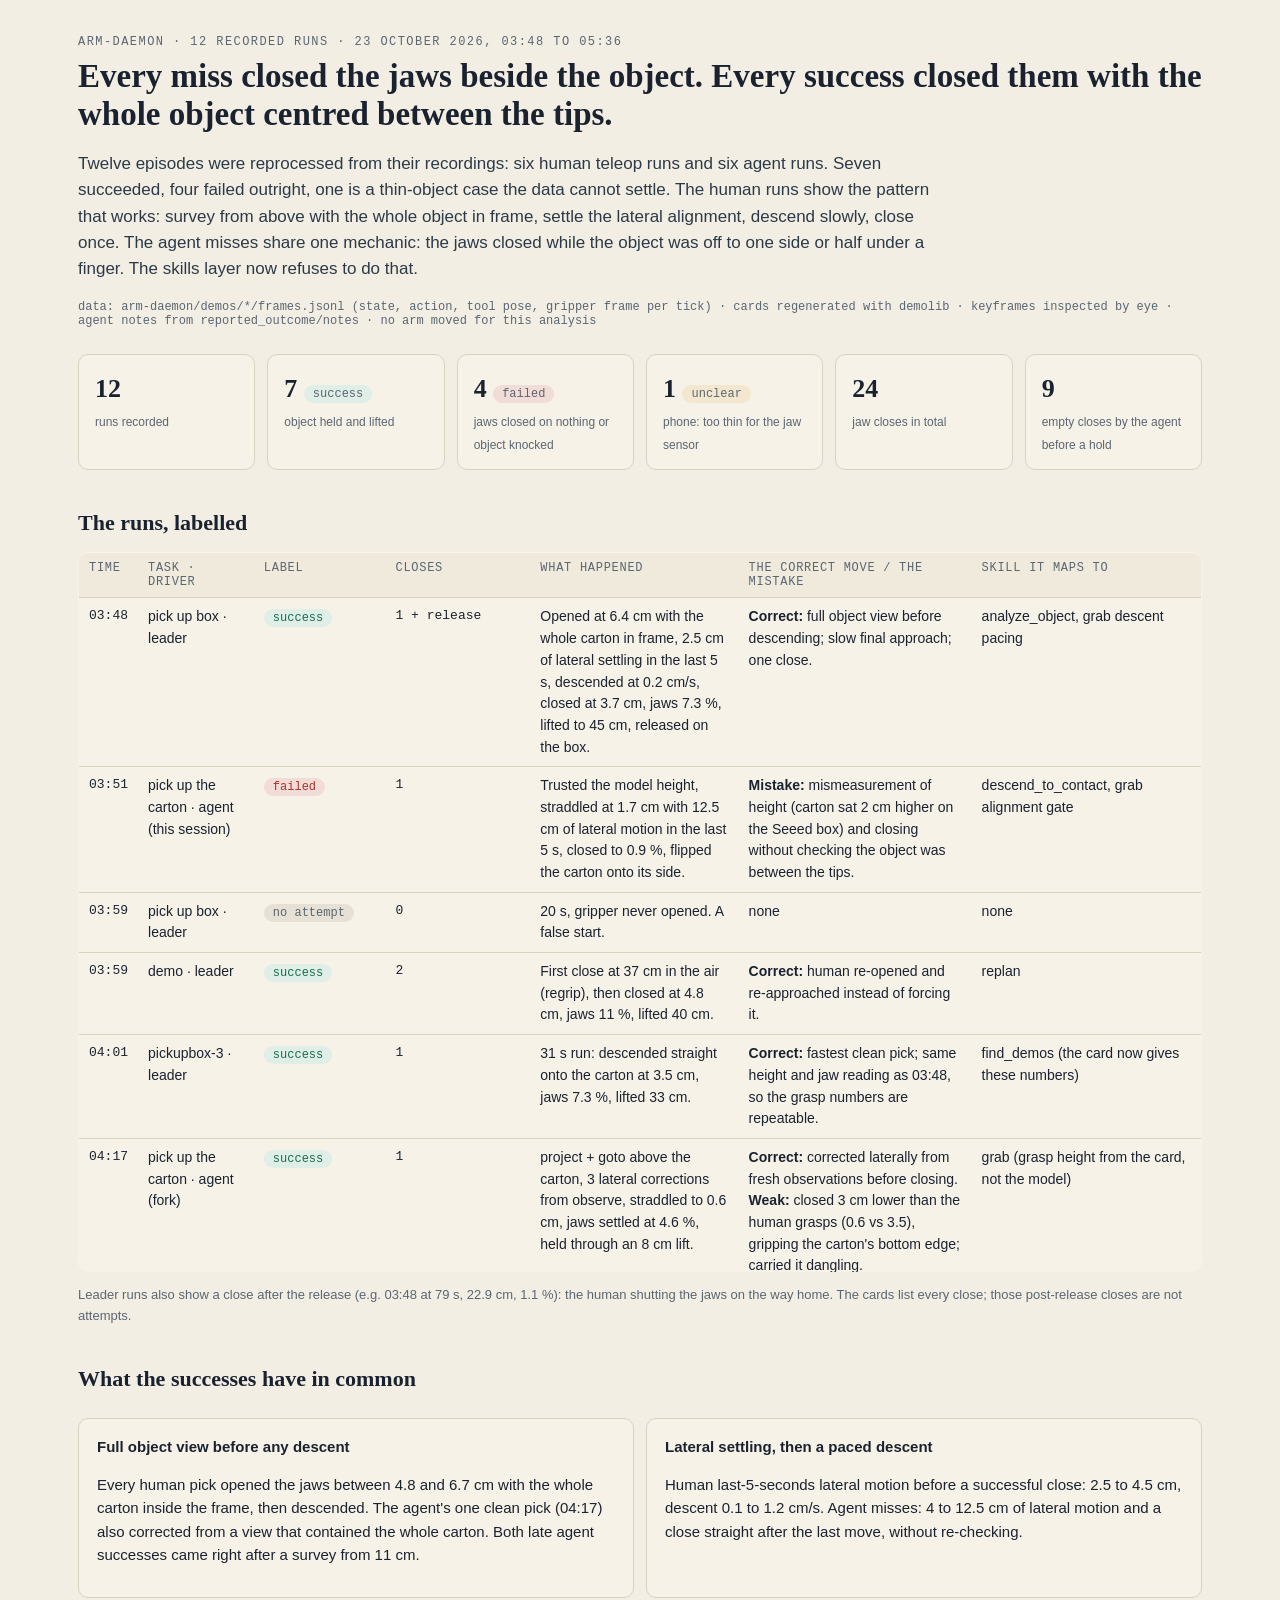
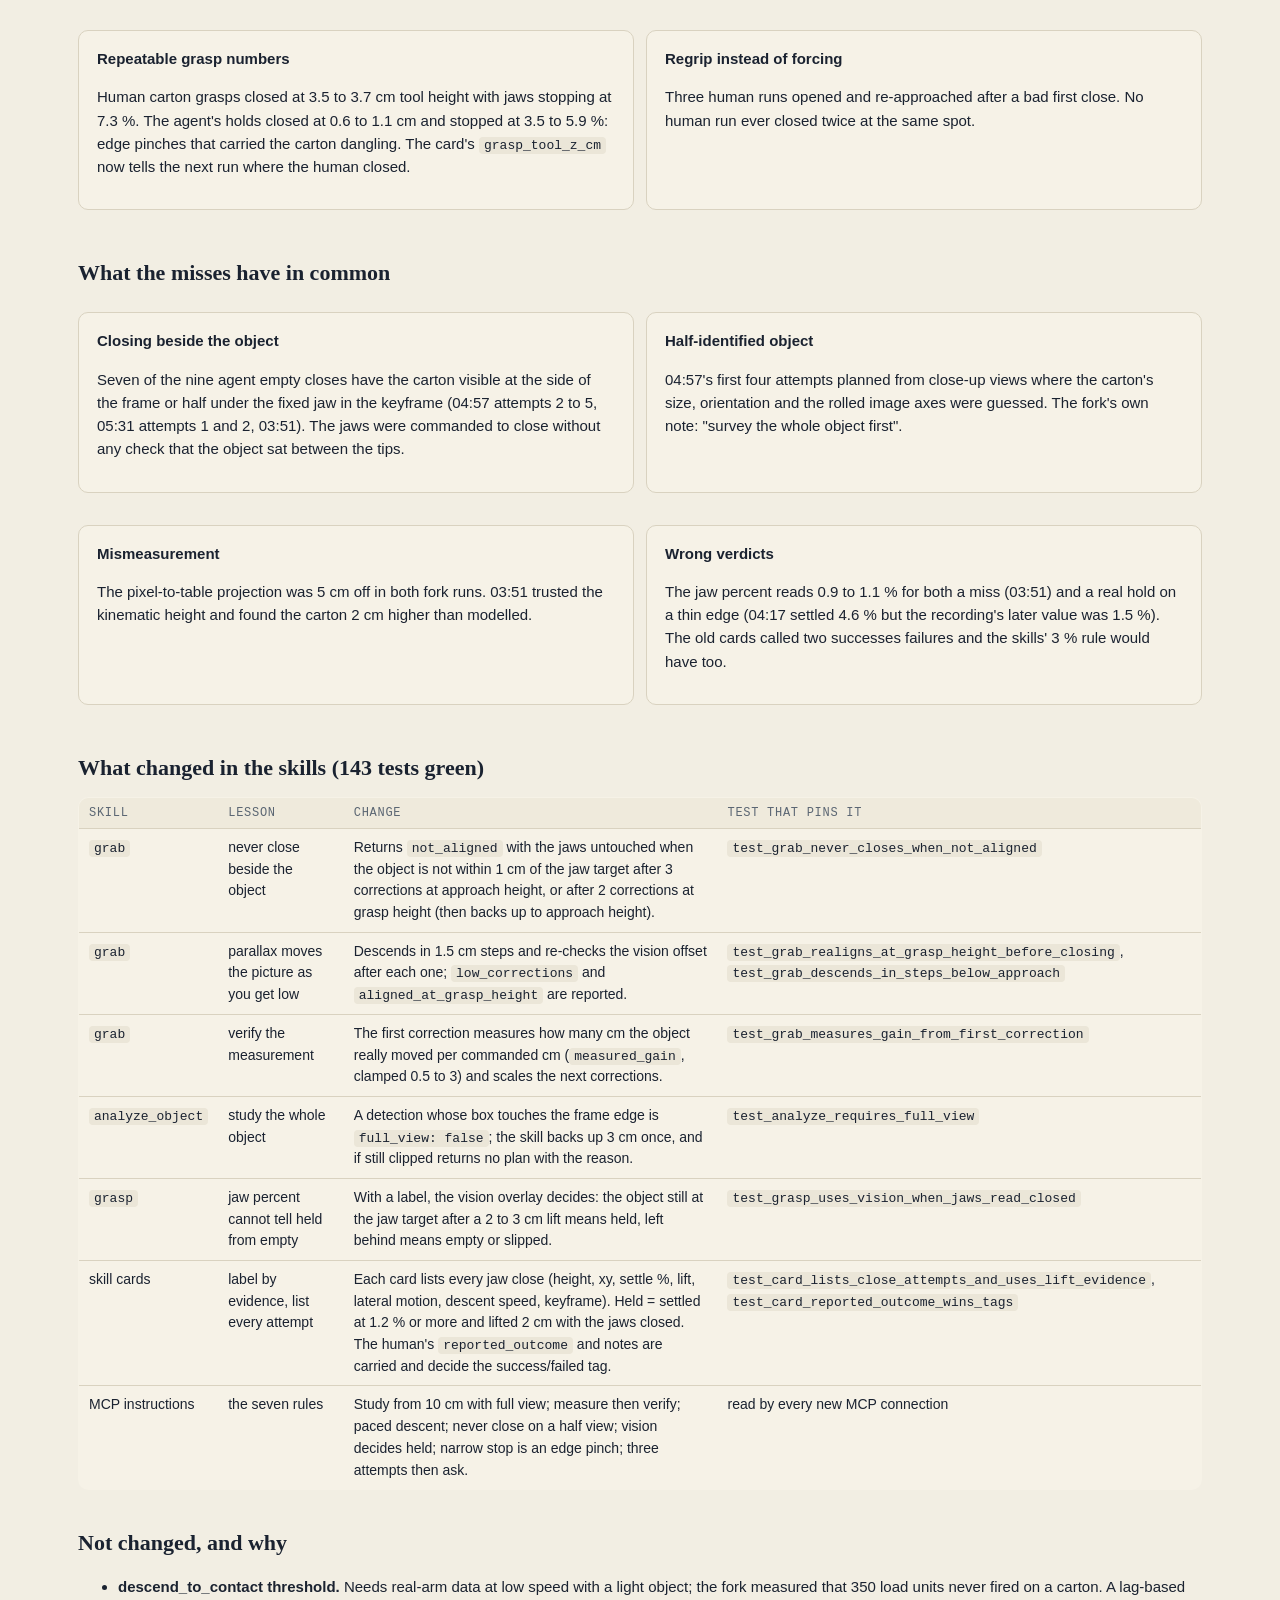
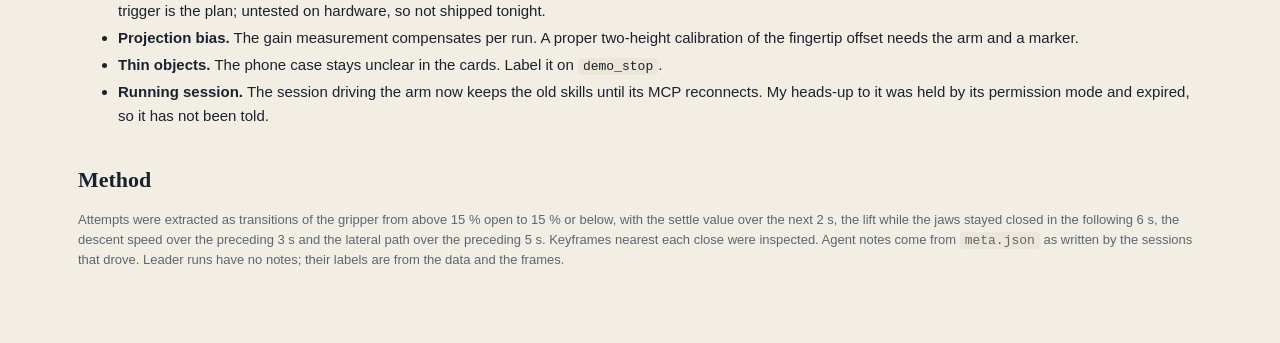
<file: reports/robot-ai-practices/run-analysis.html>
<!doctype html>
<html lang="en">
<head>
<meta charset="utf-8">
<meta name="viewport" content="width=device-width, initial-scale=1">
<title>Run analysis: what worked, what missed, what changed</title>
<style>
  :root { --paper:#f2eee3; --card:#f6f2e7; --line:#d9d2c0; --ink:#1a2230; --muted:#5b6673; --acc:#1f4e79;
          --good:#1a6e4f; --good-bg:#dfeee6; --warn:#9a6200; --warn-bg:#f3e8cf; --bad:#a8342a; --bad-bg:#f2dcd8; }
  * { box-sizing:border-box; }
  body { margin:0; background:var(--paper); color:var(--ink); font:15px/1.55 -apple-system, "Segoe UI", Helvetica, Arial, sans-serif; }
  .wrap { max-width:1180px; margin:0 auto; padding:36px 28px 60px; }
  .eyebrow { font:12px/1 ui-monospace, SFMono-Regular, Menlo, monospace; letter-spacing:.12em; text-transform:uppercase; color:var(--muted); }
  h1 { font-family: Georgia, "Times New Roman", serif; font-size:33px; line-height:1.15; margin:10px 0 12px; }
  h2 { font-family: Georgia, serif; font-size:22px; margin:36px 0 12px; }
  h3 { font-size:15px; margin:16px 0 6px; }
  .stand { font-size:17px; color:#2c3a48; max-width:860px; }
  .meta { font:12px ui-monospace, Menlo, monospace; color:var(--muted); margin:14px 0 26px; }
  .tiles { display:grid; grid-template-columns:repeat(auto-fit,minmax(160px,1fr)); gap:12px; margin:18px 0 8px; }
  .tile { background:var(--card); border:1px solid var(--line); border-radius:10px; padding:14px 16px; }
  .tile b { display:block; font-family:Georgia, serif; font-size:26px; font-variant-numeric:tabular-nums; }
  .tile span { font-size:12px; color:var(--muted); }
  .pill { display:inline-block; padding:2px 9px; border-radius:999px; font:12px ui-monospace, Menlo, monospace; white-space:nowrap; }
  .good { background:var(--good-bg); color:var(--good); } .warn { background:var(--warn-bg); color:var(--warn); } .bad { background:var(--bad-bg); color:var(--bad); } .na { background:#e6e1d4; color:var(--muted); }
  table { width:100%; border-collapse:collapse; background:var(--card); border:1px solid var(--line); border-radius:10px; overflow:hidden; }
  th, td { padding:8px 10px; border-bottom:1px solid var(--line); text-align:left; vertical-align:top; font-size:14px; }
  th { font:12px ui-monospace, Menlo, monospace; letter-spacing:.06em; text-transform:uppercase; color:var(--muted); background:#efeadc; position:sticky; top:0; }
  tr:hover td { background:#f9f6ed; }
  .tbl { overflow:auto; border-radius:10px; margin:10px 0 6px; max-height:720px; }
  code { font:13px ui-monospace, Menlo, monospace; background:#ebe6d8; padding:1px 5px; border-radius:4px; }
  .card { background:var(--card); border:1px solid var(--line); border-radius:10px; padding:16px 18px; margin:10px 0; }
  .card h3 { margin-top:0; }
  .num { font-variant-numeric:tabular-nums; font-family: ui-monospace, Menlo, monospace; font-size:13px; white-space:nowrap; }
  .small { font-size:13px; color:var(--muted); }
  .grid2 { display:grid; grid-template-columns:1fr 1fr; gap:12px; } @media (max-width:900px) { .grid2 { grid-template-columns:1fr; } }
  ul li { margin:4px 0; }
</style>
</head>
<body>
<div class="wrap">
  <div class="eyebrow">arm-daemon · 12 recorded runs · 23 October 2026, 03:48 to 05:36</div>
  <h1>Every miss closed the jaws beside the object. Every success closed them with the whole object centred between the tips.</h1>
  <p class="stand">Twelve episodes were reprocessed from their recordings: six human teleop runs and six agent runs. Seven succeeded, four failed outright, one is a thin-object case the data cannot settle. The human runs show the pattern that works: survey from above with the whole object in frame, settle the lateral alignment, descend slowly, close once. The agent misses share one mechanic: the jaws closed while the object was off to one side or half under a finger. The skills layer now refuses to do that.</p>
  <div class="meta">data: arm-daemon/demos/*/frames.jsonl (state, action, tool pose, gripper frame per tick) · cards regenerated with demolib · keyframes inspected by eye · agent notes from reported_outcome/notes · no arm moved for this analysis</div>

  <div class="tiles">
    <div class="tile"><b>12</b><span>runs recorded</span></div>
    <div class="tile"><b>7 <span class="pill good">success</span></b><span>object held and lifted</span></div>
    <div class="tile"><b>4 <span class="pill bad">failed</span></b><span>jaws closed on nothing or object knocked</span></div>
    <div class="tile"><b>1 <span class="pill warn">unclear</span></b><span>phone: too thin for the jaw sensor</span></div>
    <div class="tile"><b>24</b><span>jaw closes in total</span></div>
    <div class="tile"><b>9</b><span>empty closes by the agent before a hold</span></div>
  </div>

  <h2>The runs, labelled</h2>
  <div class="tbl"><table>
    <tr><th>time</th><th>task · driver</th><th>label</th><th>closes</th><th>what happened</th><th>the correct move / the mistake</th><th>skill it maps to</th></tr>
    <tr><td class="num">03:48</td><td>pick up box · leader</td><td><span class="pill good">success</span></td><td class="num">1 + release</td><td>Opened at 6.4 cm with the whole carton in frame, 2.5 cm of lateral settling in the last 5 s, descended at 0.2 cm/s, closed at 3.7 cm, jaws 7.3 %, lifted to 45 cm, released on the box.</td><td><b>Correct:</b> full object view before descending; slow final approach; one close.</td><td>analyze_object, grab descent pacing</td></tr>
    <tr><td class="num">03:51</td><td>pick up the carton · agent (this session)</td><td><span class="pill bad">failed</span></td><td class="num">1</td><td>Trusted the model height, straddled at 1.7 cm with 12.5 cm of lateral motion in the last 5 s, closed to 0.9 %, flipped the carton onto its side.</td><td><b>Mistake:</b> mismeasurement of height (carton sat 2 cm higher on the Seeed box) and closing without checking the object was between the tips.</td><td>descend_to_contact, grab alignment gate</td></tr>
    <tr><td class="num">03:59</td><td>pick up box · leader</td><td><span class="pill na">no attempt</span></td><td class="num">0</td><td>20 s, gripper never opened. A false start.</td><td>none</td><td>none</td></tr>
    <tr><td class="num">03:59</td><td>demo · leader</td><td><span class="pill good">success</span></td><td class="num">2</td><td>First close at 37 cm in the air (regrip), then closed at 4.8 cm, jaws 11 %, lifted 40 cm.</td><td><b>Correct:</b> human re-opened and re-approached instead of forcing it.</td><td>replan</td></tr>
    <tr><td class="num">04:01</td><td>pickupbox-3 · leader</td><td><span class="pill good">success</span></td><td class="num">1</td><td>31 s run: descended straight onto the carton at 3.5 cm, jaws 7.3 %, lifted 33 cm.</td><td><b>Correct:</b> fastest clean pick; same height and jaw reading as 03:48, so the grasp numbers are repeatable.</td><td>find_demos (the card now gives these numbers)</td></tr>
    <tr><td class="num">04:17</td><td>pick up the carton · agent (fork)</td><td><span class="pill good">success</span></td><td class="num">1</td><td>project + goto above the carton, 3 lateral corrections from observe, straddled to 0.6 cm, jaws settled at 4.6 %, held through an 8 cm lift.</td><td><b>Correct:</b> corrected laterally from fresh observations before closing. <b>Weak:</b> closed 3 cm lower than the human grasps (0.6 vs 3.5), gripping the carton's bottom edge; carried it dangling.</td><td>grab (grasp height from the card, not the model)</td></tr>
    <tr><td class="num">04:38</td><td>place the carton on the white pad · agent (fork)</td><td><span class="pill good">success</span></td><td class="num">0 (release only)</td><td>Pan scan found the pad; projection 5 cm off, corrected with 3 move_tool steps; contact detection never fired; released at 3.2 cm; carton on the pad but tilted.</td><td><b>Mistake:</b> the pixel-to-table projection is biased (same 5 cm in two runs). <b>Correct:</b> each correction was checked with observe.</td><td>grab gain measurement, descend_to_contact threshold</td></tr>
    <tr><td class="num">04:52</td><td>pick box, move it, put back · leader</td><td><span class="pill good">success</span></td><td class="num">1</td><td>Closed at 6.7 cm (carton standing on its side), jaws 9.5 %, carried 30 cm sideways and put back.</td><td><b>Correct:</b> grasped the narrow 3 cm side; the human chose the orientation that fits the jaws.</td><td>analyze_object (narrow side rule)</td></tr>
    <tr><td class="num">04:57</td><td>pick carton from the pad, put it on the box · agent (fork)</td><td><span class="pill good">success, late</span></td><td class="num">6</td><td>Four empty closes (z 1.1 to 3.2 cm, jaws 0.9 %) with the carton beside or under one jaw each time; after surveying from 11 cm, one aligned attempt caught the carton by its edge (3.5 %) and placed it.</td><td><b>Mistake:</b> approached a half-identified object from a close-up: size, orientation and the rolled image axes were all misjudged. <b>Correct:</b> the survey fixed all three at once.</td><td>analyze_object full_view, grab alignment gate</td></tr>
    <tr><td class="num">05:10</td><td>pickup the phone · leader</td><td><span class="pill warn">unclear</span></td><td class="num">2</td><td>First close at 2.3 cm settled at 9.4 % then reopened (regrip); second close at 1.5 cm read 1.1 %, the same as fully shut, with no lift inside 6 s. The frame shows the phone between the jaws.</td><td><b>Limit:</b> a 0.8 cm object is below what the jaw percent can report; only vision or the human's label can settle it.</td><td>grasp(label) vision verdict; demo_stop(reported_outcome)</td></tr>
    <tr><td class="num">05:14</td><td>flip the box sideways · leader</td><td><span class="pill good">success</span></td><td class="num">3</td><td>Closed at 6.1 cm (10.6 %), lifted, re-gripped at 8.8 cm, set it down on its side, final close empty after release.</td><td><b>Correct:</b> regrips were deliberate; 41 cm of lateral motion before the last close is the human repositioning, not searching.</td><td>none (teleop)</td></tr>
    <tr><td class="num">05:31</td><td>grab the box · agent (new session)</td><td><span class="pill good">success, late</span></td><td class="num">3</td><td>Two empty closes at 3.8 and 1.1 cm with the carton off to the right of the jaws (keyframe 000035), then a hold at 0.8 cm, jaws 5.9 %, lifted 8 cm.</td><td><b>Mistake:</b> same as 04:57: closed with the object beside a jaw, twice, after only 4 cm of lateral adjustment.</td><td>grab alignment gate</td></tr>
  </table></div>
  <p class="small">Leader runs also show a close after the release (e.g. 03:48 at 79 s, 22.9 cm, 1.1 %): the human shutting the jaws on the way home. The cards list every close; those post-release closes are not attempts.</p>

  <h2>What the successes have in common</h2>
  <div class="grid2">
    <div class="card"><h3>Full object view before any descent</h3><p>Every human pick opened the jaws between 4.8 and 6.7 cm with the whole carton inside the frame, then descended. The agent's one clean pick (04:17) also corrected from a view that contained the whole carton. Both late agent successes came right after a survey from 11 cm.</p></div>
    <div class="card"><h3>Lateral settling, then a paced descent</h3><p>Human last-5-seconds lateral motion before a successful close: 2.5 to 4.5 cm, descent 0.1 to 1.2 cm/s. Agent misses: 4 to 12.5 cm of lateral motion and a close straight after the last move, without re-checking.</p></div>
    <div class="card"><h3>Repeatable grasp numbers</h3><p>Human carton grasps closed at 3.5 to 3.7 cm tool height with jaws stopping at 7.3 %. The agent's holds closed at 0.6 to 1.1 cm and stopped at 3.5 to 5.9 %: edge pinches that carried the carton dangling. The card's <code>grasp_tool_z_cm</code> now tells the next run where the human closed.</p></div>
    <div class="card"><h3>Regrip instead of forcing</h3><p>Three human runs opened and re-approached after a bad first close. No human run ever closed twice at the same spot.</p></div>
  </div>

  <h2>What the misses have in common</h2>
  <div class="grid2">
    <div class="card"><h3>Closing beside the object</h3><p>Seven of the nine agent empty closes have the carton visible at the side of the frame or half under the fixed jaw in the keyframe (04:57 attempts 2 to 5, 05:31 attempts 1 and 2, 03:51). The jaws were commanded to close without any check that the object sat between the tips.</p></div>
    <div class="card"><h3>Half-identified object</h3><p>04:57's first four attempts planned from close-up views where the carton's size, orientation and the rolled image axes were guessed. The fork's own note: "survey the whole object first".</p></div>
    <div class="card"><h3>Mismeasurement</h3><p>The pixel-to-table projection was 5 cm off in both fork runs. 03:51 trusted the kinematic height and found the carton 2 cm higher than modelled.</p></div>
    <div class="card"><h3>Wrong verdicts</h3><p>The jaw percent reads 0.9 to 1.1 % for both a miss (03:51) and a real hold on a thin edge (04:17 settled 4.6 % but the recording's later value was 1.5 %). The old cards called two successes failures and the skills' 3 % rule would have too.</p></div>
  </div>

  <h2>What changed in the skills (143 tests green)</h2>
  <div class="tbl"><table>
    <tr><th>skill</th><th>lesson</th><th>change</th><th>test that pins it</th></tr>
    <tr><td><code>grab</code></td><td>never close beside the object</td><td>Returns <code>not_aligned</code> with the jaws untouched when the object is not within 1 cm of the jaw target after 3 corrections at approach height, or after 2 corrections at grasp height (then backs up to approach height).</td><td><code>test_grab_never_closes_when_not_aligned</code></td></tr>
    <tr><td><code>grab</code></td><td>parallax moves the picture as you get low</td><td>Descends in 1.5 cm steps and re-checks the vision offset after each one; <code>low_corrections</code> and <code>aligned_at_grasp_height</code> are reported.</td><td><code>test_grab_realigns_at_grasp_height_before_closing</code>, <code>test_grab_descends_in_steps_below_approach</code></td></tr>
    <tr><td><code>grab</code></td><td>verify the measurement</td><td>The first correction measures how many cm the object really moved per commanded cm (<code>measured_gain</code>, clamped 0.5 to 3) and scales the next corrections.</td><td><code>test_grab_measures_gain_from_first_correction</code></td></tr>
    <tr><td><code>analyze_object</code></td><td>study the whole object</td><td>A detection whose box touches the frame edge is <code>full_view: false</code>; the skill backs up 3 cm once, and if still clipped returns no plan with the reason.</td><td><code>test_analyze_requires_full_view</code></td></tr>
    <tr><td><code>grasp</code></td><td>jaw percent cannot tell held from empty</td><td>With a label, the vision overlay decides: the object still at the jaw target after a 2 to 3 cm lift means held, left behind means empty or slipped.</td><td><code>test_grasp_uses_vision_when_jaws_read_closed</code></td></tr>
    <tr><td>skill cards</td><td>label by evidence, list every attempt</td><td>Each card lists every jaw close (height, xy, settle %, lift, lateral motion, descent speed, keyframe). Held = settled at 1.2 % or more and lifted 2 cm with the jaws closed. The human's <code>reported_outcome</code> and notes are carried and decide the success/failed tag.</td><td><code>test_card_lists_close_attempts_and_uses_lift_evidence</code>, <code>test_card_reported_outcome_wins_tags</code></td></tr>
    <tr><td>MCP instructions</td><td>the seven rules</td><td>Study from 10 cm with full view; measure then verify; paced descent; never close on a half view; vision decides held; narrow stop is an edge pinch; three attempts then ask.</td><td>read by every new MCP connection</td></tr>
  </table></div>

  <h2>Not changed, and why</h2>
  <ul>
    <li><b>descend_to_contact threshold.</b> Needs real-arm data at low speed with a light object; the fork measured that 350 load units never fired on a carton. A lag-based trigger is the plan; untested on hardware, so not shipped tonight.</li>
    <li><b>Projection bias.</b> The gain measurement compensates per run. A proper two-height calibration of the fingertip offset needs the arm and a marker.</li>
    <li><b>Thin objects.</b> The phone case stays unclear in the cards. Label it on <code>demo_stop</code>.</li>
    <li><b>Running session.</b> The session driving the arm now keeps the old skills until its MCP reconnects. My heads-up to it was held by its permission mode and expired, so it has not been told.</li>
  </ul>

  <h2>Method</h2>
  <p class="small">Attempts were extracted as transitions of the gripper from above 15 % open to 15 % or below, with the settle value over the next 2 s, the lift while the jaws stayed closed in the following 6 s, the descent speed over the preceding 3 s and the lateral path over the preceding 5 s. Keyframes nearest each close were inspected. Agent notes come from <code>meta.json</code> as written by the sessions that drove. Leader runs have no notes; their labels are from the data and the frames.</p>
</div>
</body>
</html>
</file>
